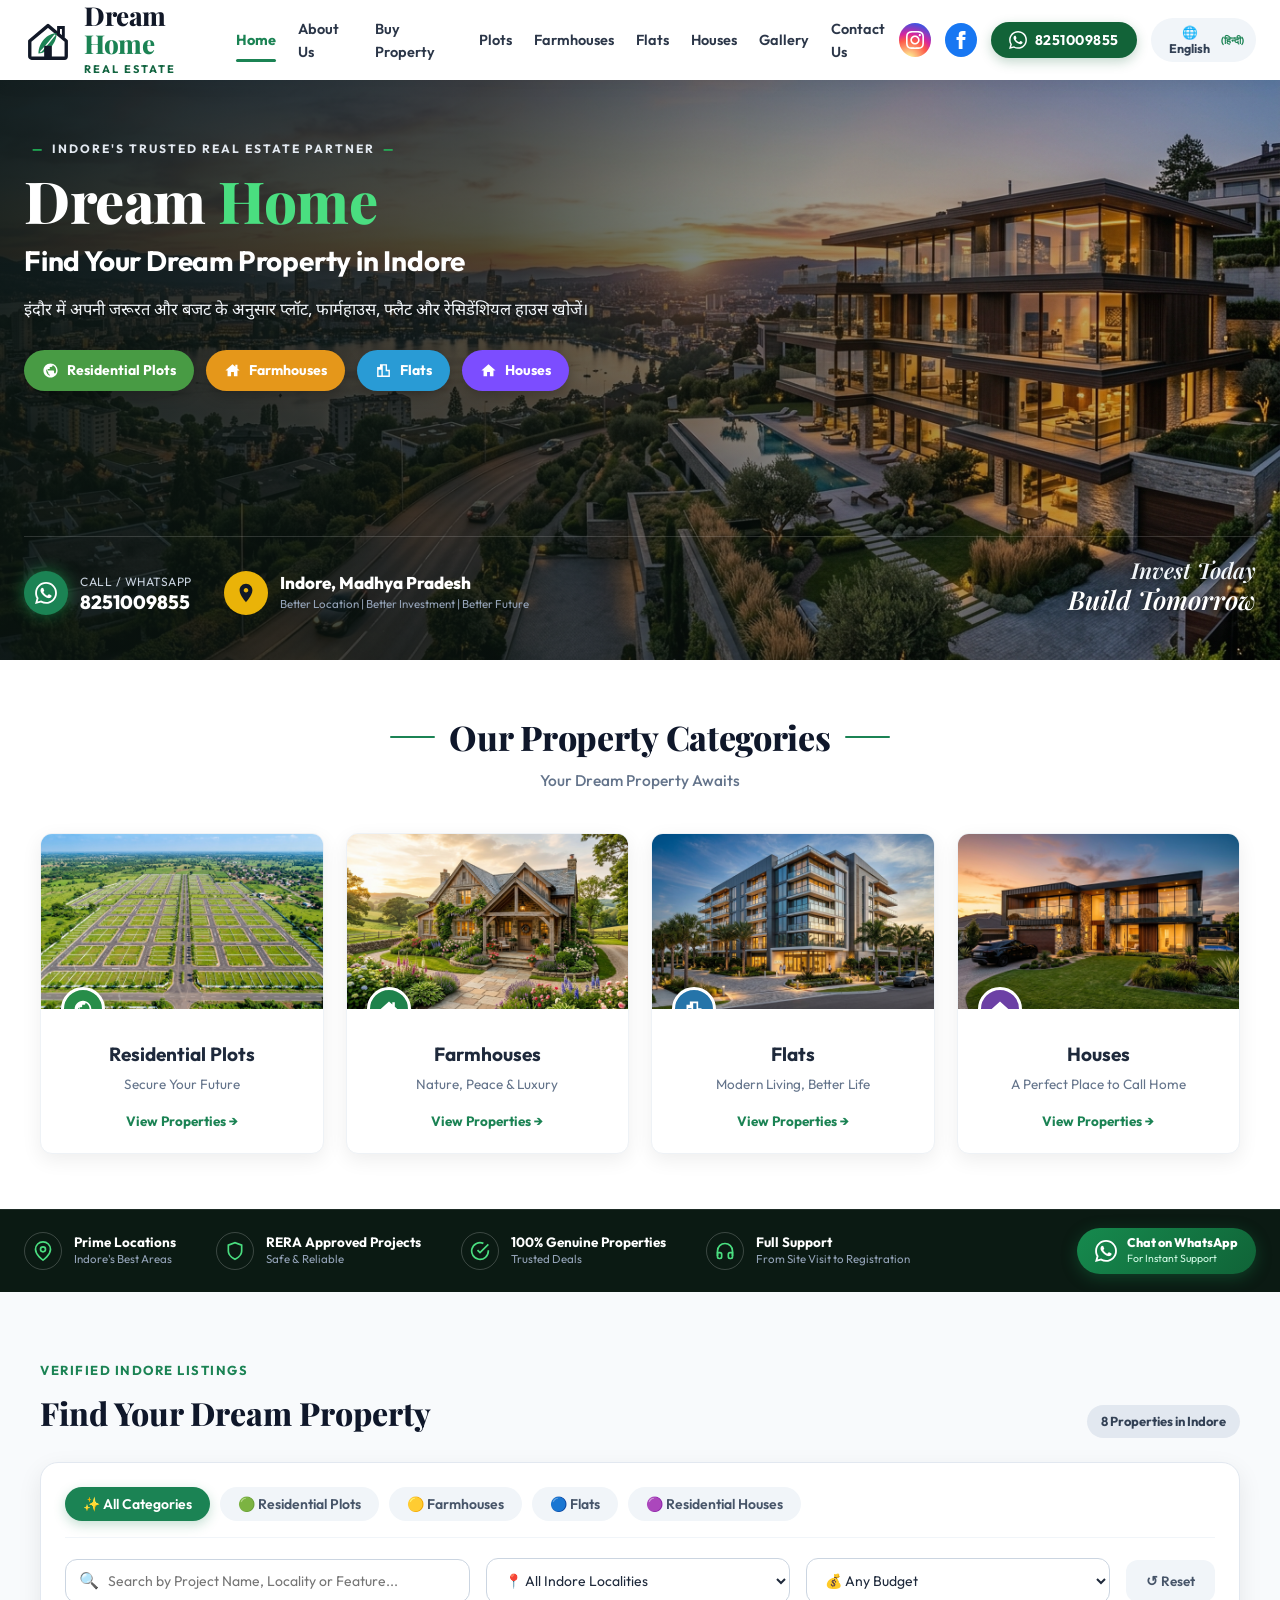
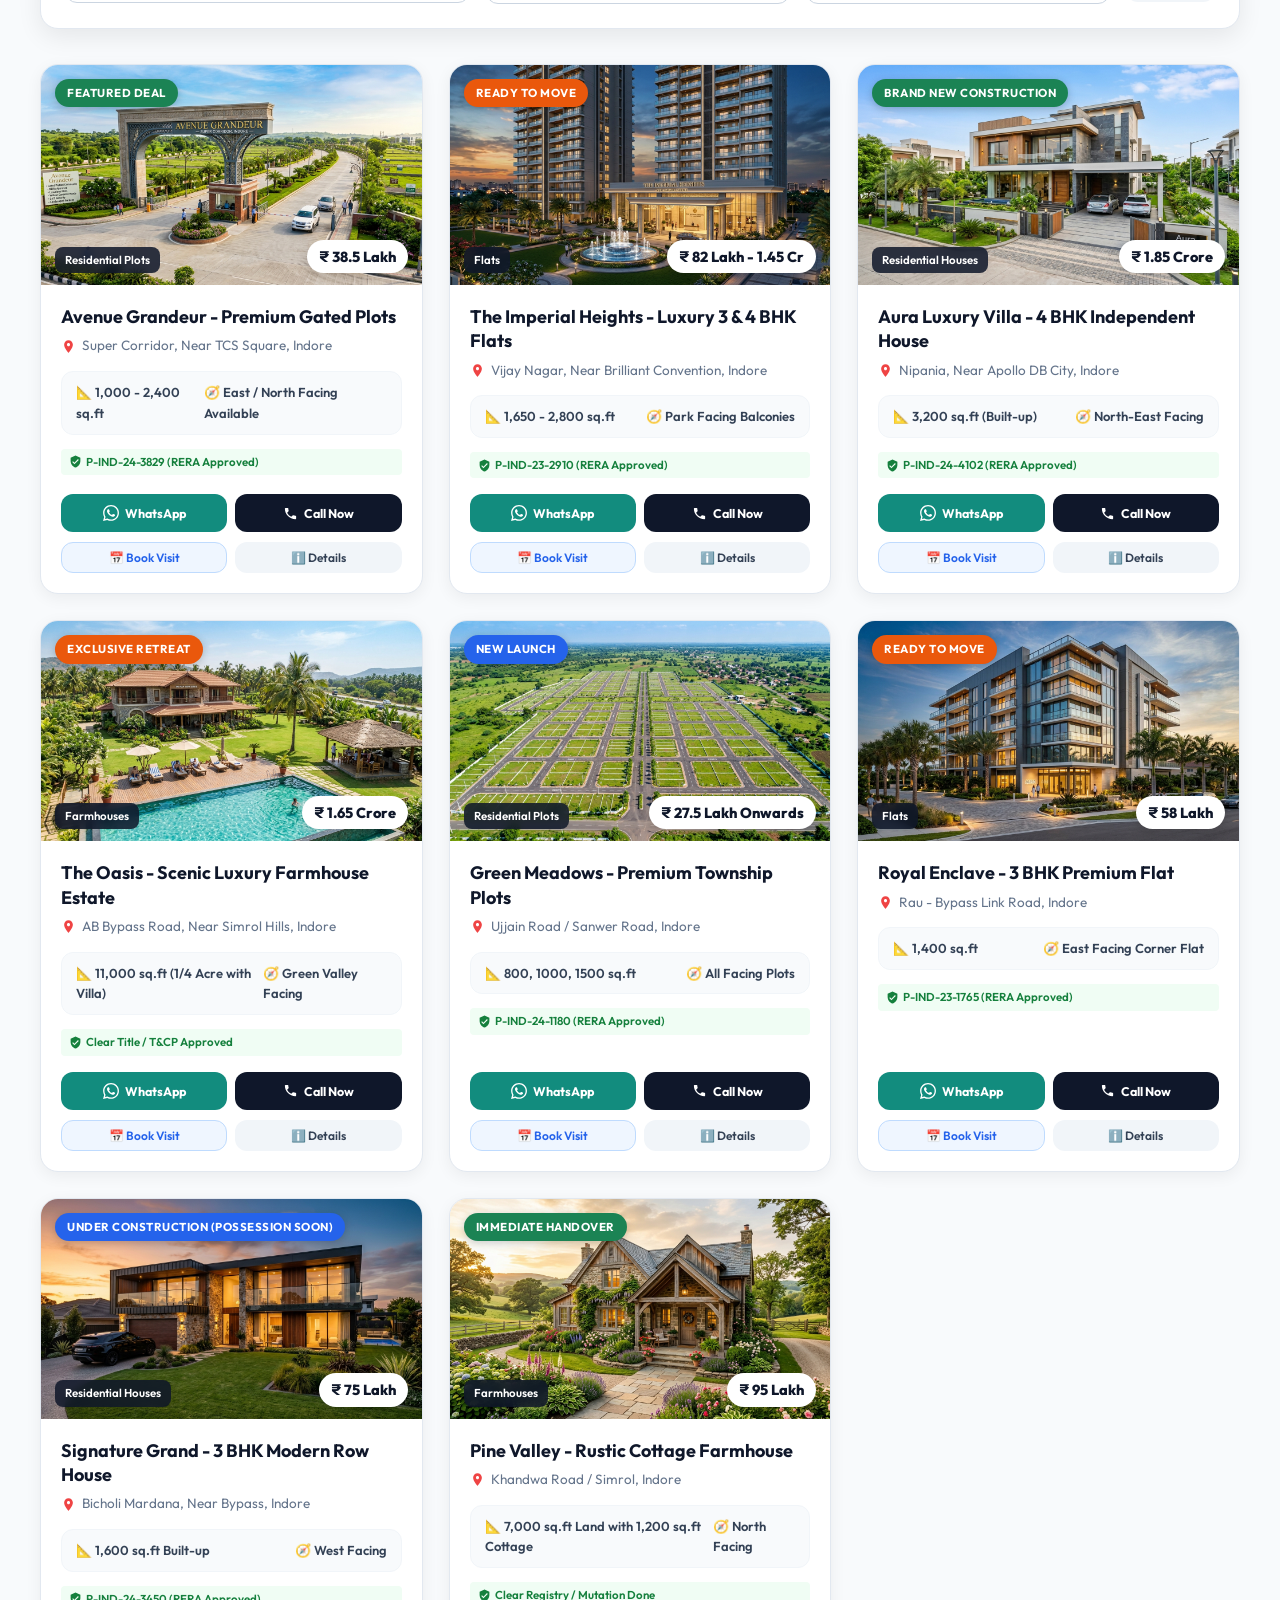
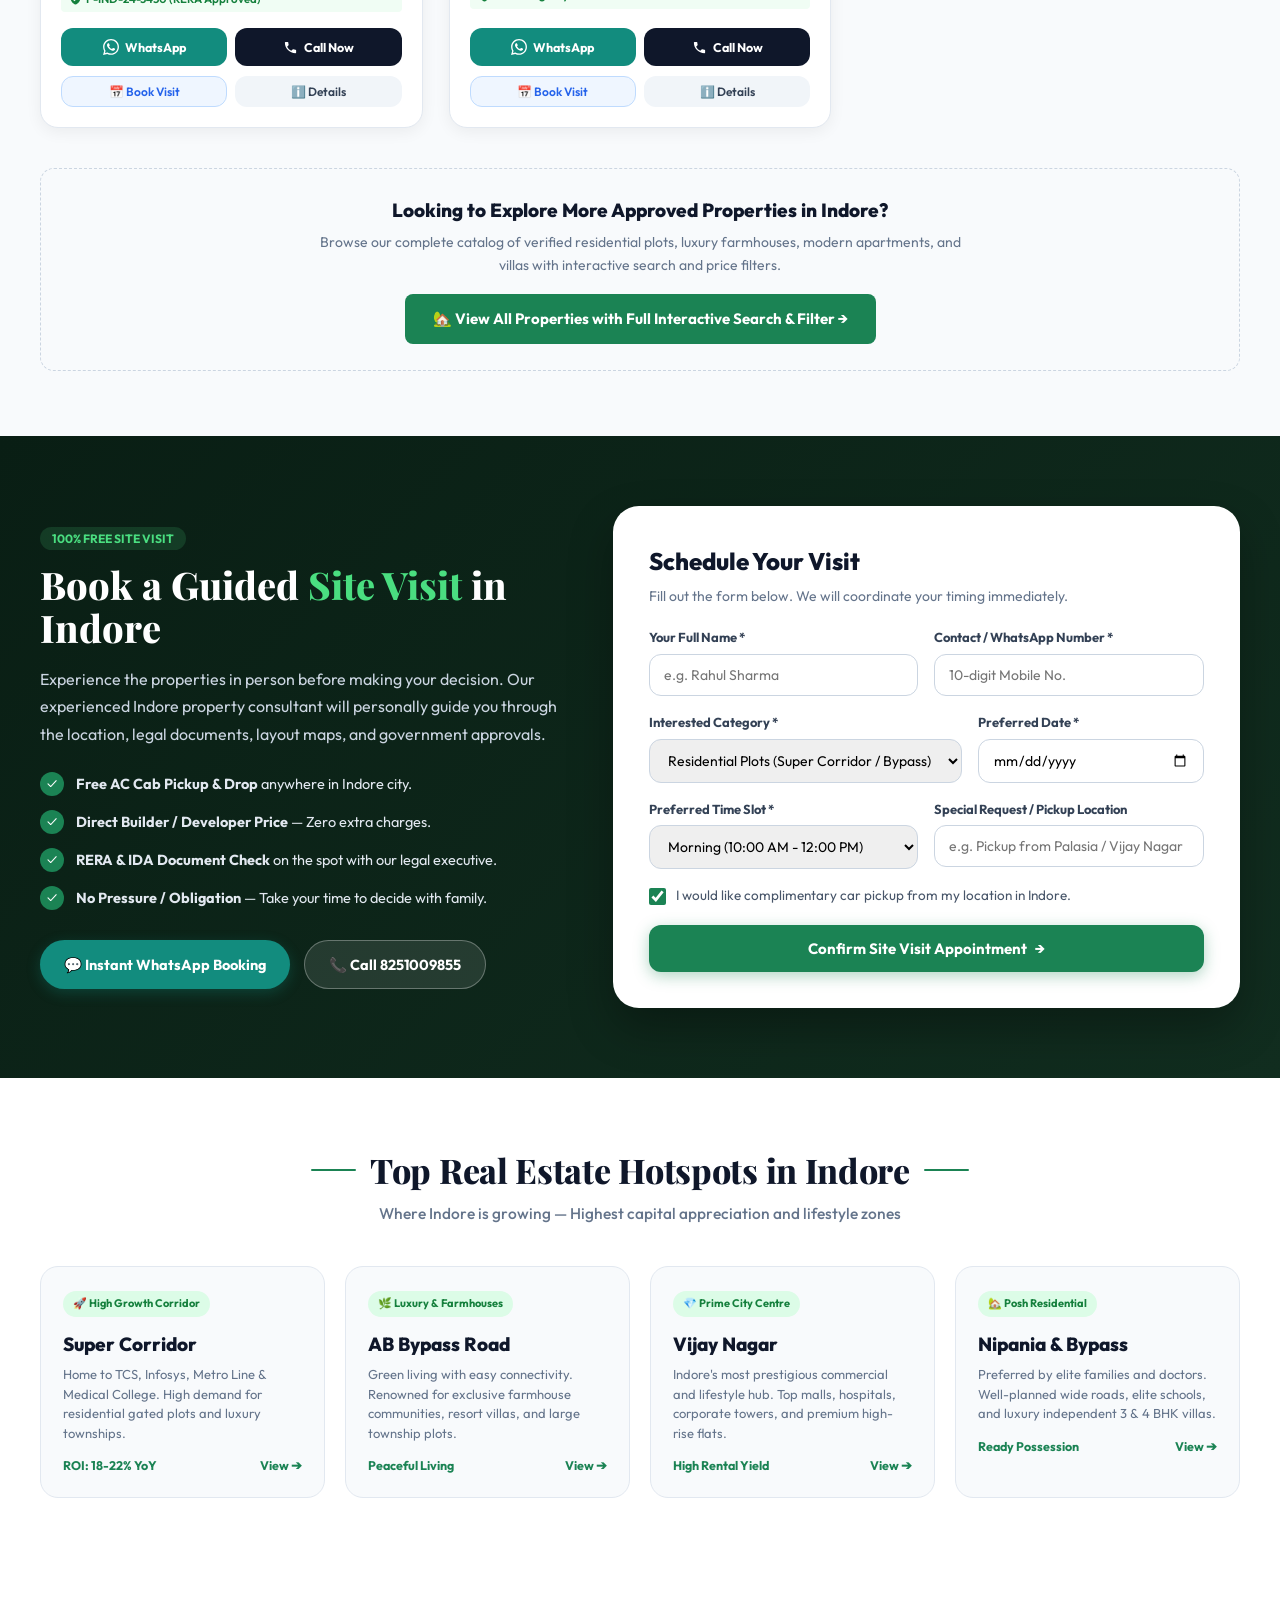
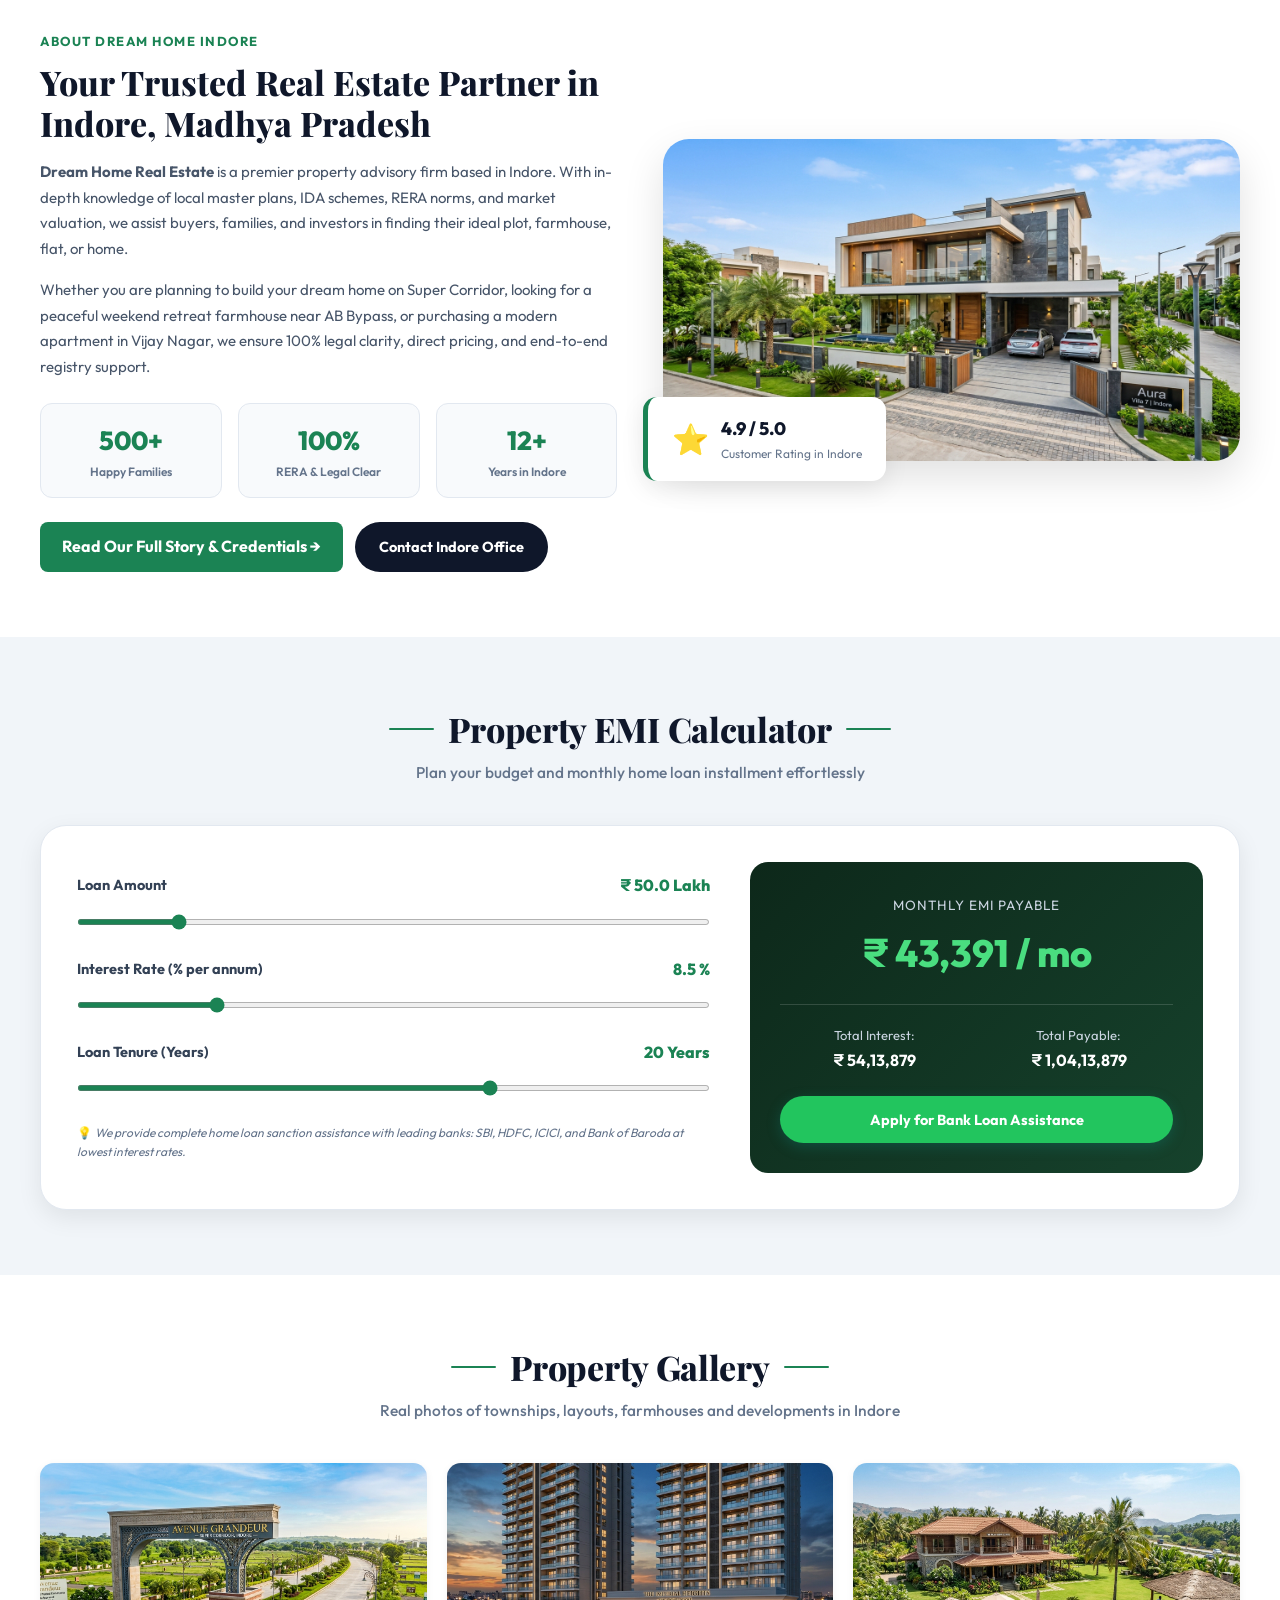
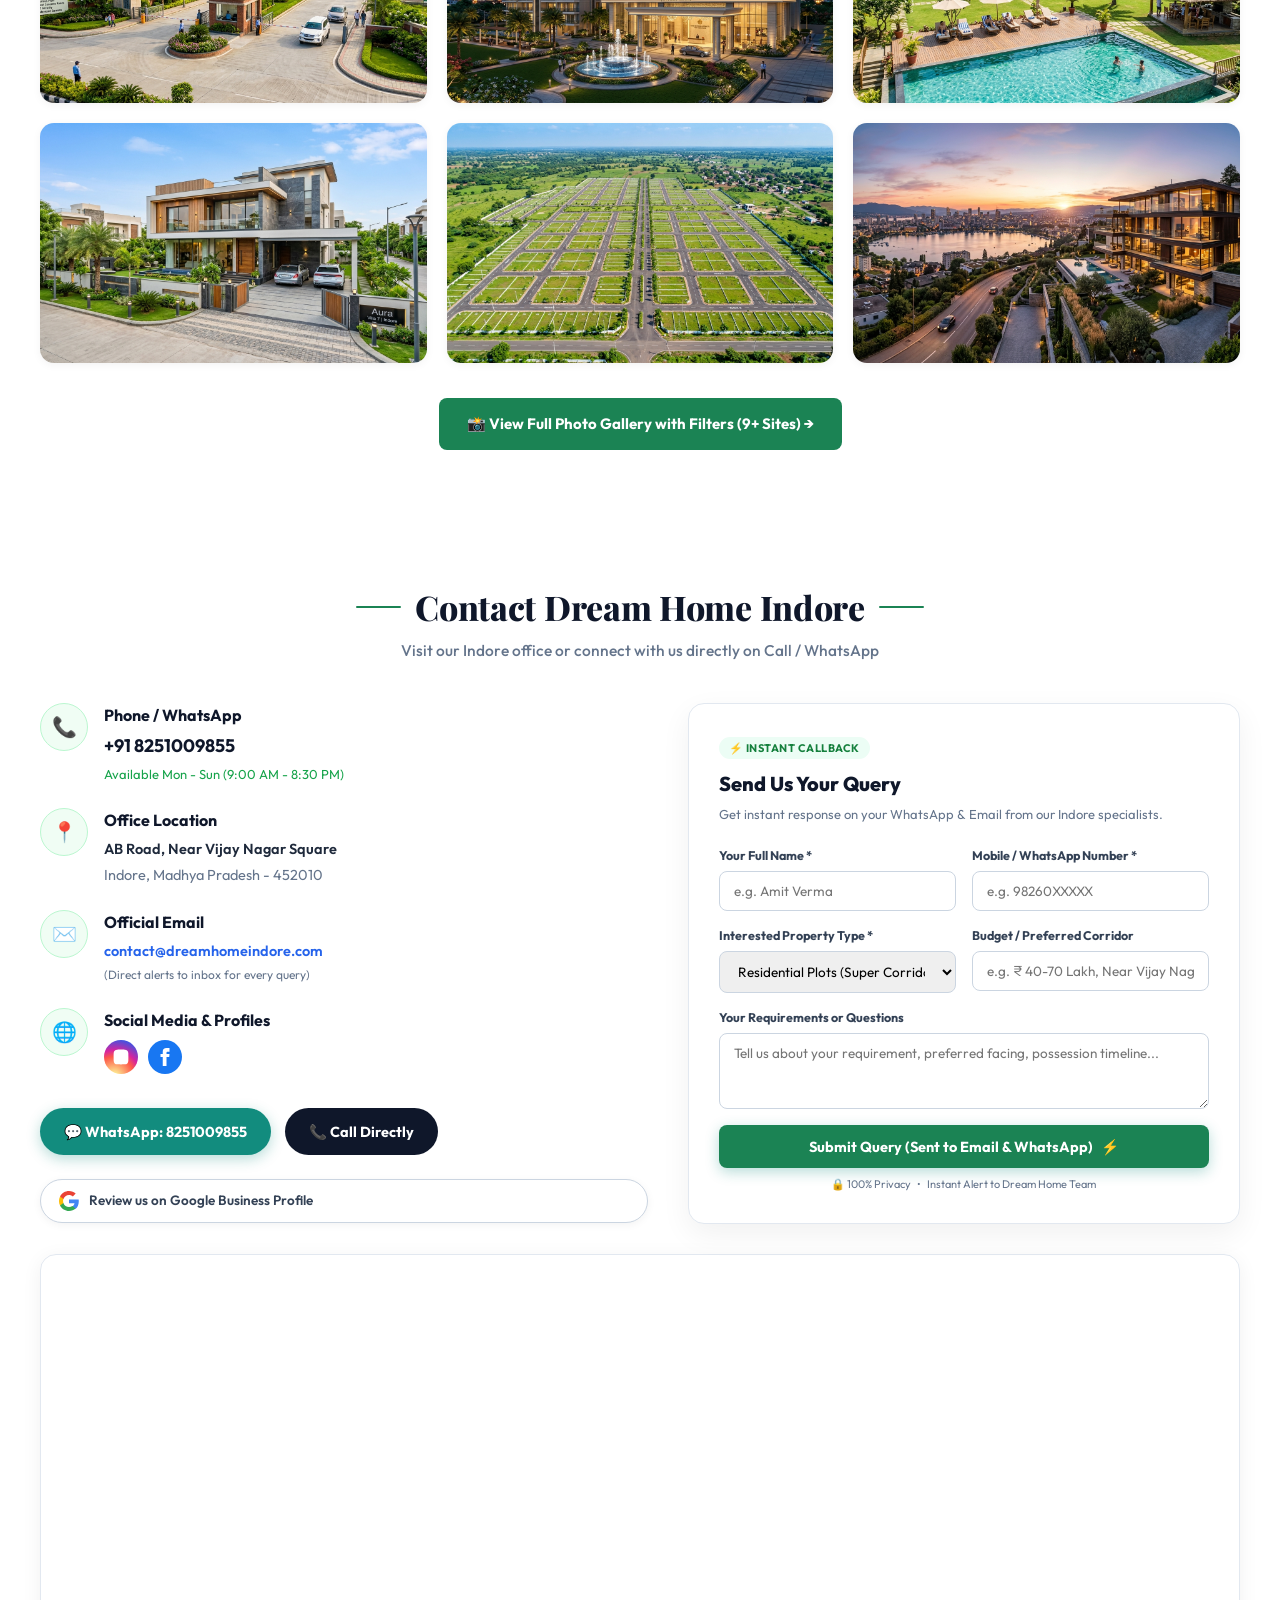
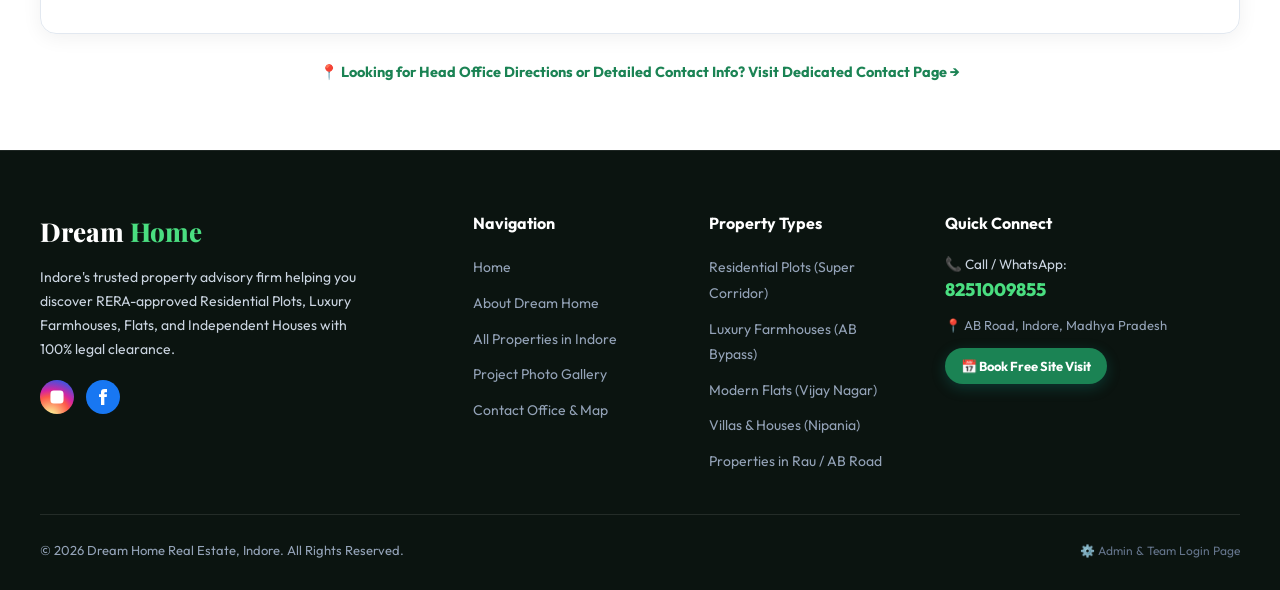
<file: index.html>
<!DOCTYPE html>
<html lang="en">
<head>
  <meta charset="UTF-8">
  <meta name="viewport" content="width=device-width, initial-scale=1.0">
  <title>Dream Home Real Estate Indore | Plots, Farmhouses, Flats & Houses</title>
  
  <!-- SEO Meta Tags -->
  <meta name="description" content="Dream Home Real Estate - Indore's trusted property partner. Buy Residential Plots, Luxury Farmhouses, Flats, and Independent Houses in Super Corridor, Vijay Nagar, AB Bypass, Nipania, and Rau. Call/WhatsApp 8251009855.">
  <meta name="keywords" content="Dream Home Indore, Real Estate Indore, Plots in Super Corridor Indore, Flats in Vijay Nagar Indore, Farmhouse in Indore, Houses in Nipania, Property in Indore, RERA approved plots Indore">
  <meta name="author" content="Dream Home Real Estate">
  <link rel="canonical" href="https://dreamhomeindore.com/">

  <!-- Open Graph / Facebook -->
  <meta property="og:type" content="website">
  <meta property="og:url" content="https://dreamhomeindore.com/">
  <meta property="og:title" content="Dream Home Real Estate Indore | Residential Plots, Farmhouses, Flats & Houses">
  <meta property="og:description" content="Find your dream property in Indore. RERA approved plots, luxury farmhouses, modern flats & villas. Call 8251009855.">
  <meta property="og:image" content="assets/images/hero_banner_indore.jpg">

  <!-- Favicon -->
  <link rel="icon" type="image/svg+xml" href="data:image/svg+xml,<svg xmlns='http://www.w3.org/2000/svg' viewBox='0 0 24 24' fill='%231b8354'><path d='M12 3L2 12h3v8h6v-6h2v6h6v-8h3L12 3z'/></svg>">

  <!-- Google Fonts -->
  <link rel="preconnect" href="https://fonts.googleapis.com">
  <link rel="preconnect" href="https://fonts.gstatic.com" crossorigin>
  <link href="https://fonts.googleapis.com/css2?family=Noto+Sans+Devanagari:wght@400;600;700&family=Outfit:wght@400;500;600;700;800&family=Playfair+Display:ital,wght@0,600;0,700;0,800;1,600&family=Plus+Jakarta+Sans:wght@400;500;600;700&display=swap" rel="stylesheet">

  <!-- Stylesheet -->
  <link rel="stylesheet" href="css/style.css">

  <!-- JSON-LD Structured Data for Indore Local SEO -->
  <script type="application/ld+json">
  {
    "@context": "https://schema.org",
    "@type": "RealEstateAgent",
    "name": "Dream Home Real Estate",
    "image": "assets/images/hero_banner_indore.jpg",
    "telephone": "+918251009855",
    "url": "https://dreamhomeindore.com",
    "address": {
      "@type": "PostalAddress",
      "streetAddress": "AB Road, Near Vijay Nagar",
      "addressLocality": "Indore",
      "addressRegion": "Madhya Pradesh",
      "postalCode": "452010",
      "addressCountry": "IN"
    },
    "geo": {
      "@type": "GeoCoordinates",
      "latitude": 22.7533,
      "longitude": 75.8937
    },
    "openingHoursSpecification": {
      "@type": "OpeningHoursSpecification",
      "dayOfWeek": [
        "Monday",
        "Tuesday",
        "Wednesday",
        "Thursday",
        "Friday",
        "Saturday",
        "Sunday"
      ],
      "opens": "09:00",
      "closes": "20:30"
    },
    "sameAs": [
      "https://www.instagram.com/dreamhomeindore",
      "https://www.facebook.com/dreamhomeindore"
    ],
    "priceRange": "₹ 25 Lakh - ₹ 3 Crore"
  }
  </script>
</head>
<body id="home">

  <!-- ==========================================================================
       Site Header & Navigation (Exact match to provided picture)
       ========================================================================== -->
  <header class="site-header">
    <div class="nav-container">
      <!-- Logo: House with green leaf motif -->
      <a href="index.html" class="brand-logo" title="Dream Home Real Estate Indore">
        <svg class="logo-icon-svg" viewBox="0 0 100 100" fill="none" xmlns="http://www.w3.org/2000/svg">
          <!-- House contour -->
          <path d="M12 52L50 20L88 52V84C88 86.2 86.2 88 84 88H16C13.8 88 12 86.2 12 84V52Z" stroke="#111827" stroke-width="7" stroke-linecap="round" stroke-linejoin="round"/>
          <!-- Chimney -->
          <path d="M72 35V24H82V43" stroke="#111827" stroke-width="6" stroke-linecap="round"/>
          <!-- Green Leaf / Tree swoosh inside -->
          <path d="M30 78C30 55 50 35 68 36C68 56 50 78 30 78Z" fill="#1b8354"/>
          <path d="M35 74C45 64 56 50 64 40" stroke="#ffffff" stroke-width="3" stroke-linecap="round"/>
          <!-- Door / Foundation -->
          <rect x="42" y="62" width="16" height="26" rx="2" fill="#111827"/>
        </svg>
        <div class="logo-text-group">
          <div class="logo-title">Dream <span>Home</span></div>
          <div class="logo-subtitle">Real Estate</div>
        </div>
      </a>

      <!-- Navigation Links -->
      <nav class="main-nav">
        <a href="index.html" class="nav-link active" data-en="Home" data-hi="होम">Home</a>
        <a href="about.html" class="nav-link" data-en="About Us" data-hi="हमारे बारे में">About Us</a>
        
        <!-- Buy Property Dropdown -->
        <div class="nav-dropdown-wrapper">
          <a href="properties.html" class="nav-link" data-en="Buy Property" data-hi="प्रॉपर्टी खरीदें">
            Buy Property <span class="dropdown-arrow">▼</span>
          </a>
          <div class="dropdown-menu">
            <a href="properties.html?category=plots" class="dropdown-item">🟢 Residential Plots</a>
            <a href="properties.html?category=farmhouses" class="dropdown-item">🟡 Farmhouses</a>
            <a href="properties.html?category=flats" class="dropdown-item">🔵 Flats</a>
            <a href="properties.html?category=houses" class="dropdown-item">🟣 Residential Houses</a>
          </div>
        </div>

        <a href="properties.html?category=plots" class="nav-link" data-en="Plots" data-hi="प्लॉट्स">Plots</a>
        <a href="properties.html?category=farmhouses" class="nav-link" data-en="Farmhouses" data-hi="फार्महाउस">Farmhouses</a>
        <a href="properties.html?category=flats" class="nav-link" data-en="Flats" data-hi="फ्लैट्स">Flats</a>
        <a href="properties.html?category=houses" class="nav-link" data-en="Houses" data-hi="हाउस">Houses</a>
        <a href="gallery.html" class="nav-link" data-en="Gallery" data-hi="गैलरी">Gallery</a>
        <a href="contact.html" class="nav-link" data-en="Contact Us" data-hi="संपर्क करें">Contact Us</a>
      </nav>

      <!-- Right Header Controls: Social Icons + WhatsApp Pill + Lang + Admin -->
      <div class="header-actions">
        <!-- Instagram -->
        <a href="https://www.instagram.com/dreamhomeindore" target="_blank" rel="noopener noreferrer" class="social-icon-btn social-instagram" title="Follow us on Instagram">
          <svg width="18" height="18" viewBox="0 0 24 24" fill="currentColor">
            <path d="M12 2.163c3.204 0 3.584.012 4.85.07 3.252.148 4.771 1.691 4.919 4.919.058 1.265.069 1.645.069 4.849 0 3.205-.012 3.584-.069 4.849-.149 3.225-1.664 4.771-4.919 4.919-1.266.058-1.644.07-4.85.07-3.204 0-3.584-.012-4.849-.07-3.26-.149-4.771-1.699-4.919-4.92-.058-1.265-.07-1.644-.07-4.849 0-3.204.013-3.583.07-4.849.149-3.227 1.664-4.771 4.919-4.919 1.266-.057 1.645-.069 4.849-.069zm0-2.163c-3.259 0-3.667.014-4.947.072-4.358.2-6.78 2.618-6.98 6.98-.059 1.281-.073 1.689-.073 4.948 0 3.259.014 3.668.072 4.948.2 4.358 2.618 6.78 6.98 6.98 1.281.058 1.689.072 4.948.072 3.259 0 3.668-.014 4.948-.072 4.354-.2 6.782-2.618 6.979-6.98.059-1.28.073-1.689.073-4.948 0-3.259-.014-3.667-.072-4.947-.196-4.354-2.617-6.78-6.979-6.98-1.281-.059-1.69-.073-4.949-.073zm0 5.838c-3.403 0-6.162 2.759-6.162 6.162s2.759 6.163 6.162 6.163 6.162-2.759 6.162-6.163c0-3.403-2.759-6.162-6.162-6.162zm0 10.162c-2.209 0-4-1.79-4-4 0-2.209 1.791-4 4-4s4 1.791 4 4c0 2.21-1.791 4-4 4zm6.406-11.845c-.796 0-1.441.645-1.441 1.44s.645 1.44 1.441 1.44c.795 0 1.439-.645 1.439-1.44s-.644-1.44-1.439-1.44z"/>
          </svg>
        </a>

        <!-- Facebook -->
        <a href="https://www.facebook.com/dreamhomeindore" target="_blank" rel="noopener noreferrer" class="social-icon-btn social-facebook" title="Follow us on Facebook">
          <svg width="18" height="18" viewBox="0 0 24 24" fill="currentColor">
            <path d="M9 8H6v4h3v12h5V12h3.642L18 8h-4V6.333C14 5.374 14.5 5 15.6 5H18V0h-3.808C10.597 0 9 1.583 9 4.615V8z"/>
          </svg>
        </a>

        <!-- WhatsApp Phone Pill (Exact match: Green pill with 8251009855) -->
        <a href="https://wa.me/918251009855?text=Hello%20Dream%20Home%20Indore,%20I%20am%20looking%20for%20property%20details" target="_blank" rel="noopener noreferrer" class="header-phone-pill" title="WhatsApp Dream Home Indore">
          <svg viewBox="0 0 24 24">
            <path d="M.057 24l1.687-6.163c-1.041-1.804-1.588-3.849-1.587-5.946.003-6.556 5.338-11.891 11.893-11.891 3.181.001 6.167 1.24 8.413 3.488 2.245 2.248 3.481 5.236 3.48 8.414-.003 6.557-5.338 11.892-11.893 11.892-1.99-.001-3.951-.5-5.688-1.448l-6.305 1.654zm6.597-3.807c1.676.995 3.276 1.591 5.392 1.592 5.448 0 9.886-4.434 9.889-9.885.002-5.462-4.415-9.89-9.881-9.892-5.452 0-9.887 4.434-9.889 9.884-.001 2.225.651 3.891 1.746 5.634l-.999 3.648 3.742-.981zm11.387-5.464c-.074-.124-.272-.198-.57-.347-.297-.149-1.758-.868-2.031-.967-.272-.099-.47-.149-.669.149-.198.297-.768.967-.941 1.165-.173.198-.347.223-.644.074-.297-.149-1.255-.462-2.39-1.475-.883-.788-1.48-1.761-1.653-2.059-.173-.297-.018-.458.13-.606.134-.133.297-.347.446-.521.151-.172.2-.296.3-.495.099-.198.05-.372-.025-.521-.075-.148-.669-1.611-.916-2.206-.242-.579-.487-.501-.669-.51l-.57-.01c-.198 0-.52.074-.792.372s-1.04 1.016-1.04 2.479 1.065 2.876 1.213 3.074c.149.198 2.095 3.2 5.076 4.487.709.306 1.263.489 1.694.626.712.226 1.36.194 1.872.118.571-.085 1.758-.719 2.006-1.413.248-.695.248-1.29.173-1.414z"/>
          </svg>
          <span>8251009855</span>
        </a>

        <!-- Language Switcher EN / HI -->
        <button id="langToggleBtn" class="btn-lang-toggle" title="Switch Language">
          <span>🌐 English</span>
        </button>

        <!-- Mobile Menu Toggle -->
        <button id="mobileToggleBtn" class="mobile-toggle-btn" aria-label="Open Navigation Menu">
          ☰
        </button>
      </div>
    </div>
  </header>

  <!-- Mobile Drawer Menu -->
  <div id="mobileNavDrawer" class="modal-backdrop" style="justify-content: flex-start; z-index: 2500;">
    <div style="background: #ffffff; width: 280px; height: 100%; padding: 24px; box-shadow: 4px 0 20px rgba(0,0,0,0.2); display: flex; flex-direction: column;">
      <div style="display: flex; justify-content: space-between; align-items: center; margin-bottom: 24px;">
        <div style="font-family: var(--font-serif); font-size: 20px; font-weight: 800; color: #111827;">Dream <span style="color: #1b8354;">Home</span></div>
        <button id="mobileDrawerClose" style="font-size: 24px; color: #64748b;">✕</button>
      </div>

      <nav style="display: flex; flex-direction: column; gap: 14px; font-size: 16px; font-weight: 600;">
        <a href="index.html" class="mobile-drawer-link" style="color: #1b8354;">Home</a>
        <a href="about.html" class="mobile-drawer-link">About Us</a>
        <a href="properties.html" class="mobile-drawer-link">Buy Property (All)</a>
        <a href="properties.html?category=plots" class="mobile-drawer-link">🟢 Residential Plots</a>
        <a href="properties.html?category=farmhouses" class="mobile-drawer-link">🟡 Farmhouses</a>
        <a href="properties.html?category=flats" class="mobile-drawer-link">🔵 Flats</a>
        <a href="properties.html?category=houses" class="mobile-drawer-link">🟣 Residential Houses</a>
        <a href="gallery.html" class="mobile-drawer-link">Gallery</a>
        <a href="contact.html" class="mobile-drawer-link">Contact Us</a>
      </nav>

      <div style="margin-top: auto; padding-top: 20px; border-top: 1px solid #e2e8f0;">
        <a href="https://wa.me/918251009855" target="_blank" class="header-phone-pill" style="justify-content: center; width: 100%; margin-bottom: 10px;">
          <span>WhatsApp: 8251009855</span>
        </a>
        <a href="tel:8251009855" class="btn-prop-call" style="justify-content: center; width: 100%; padding: 10px;">
          <span>📞 Call 8251009855</span>
        </a>
        <a href="admin.html" id="btnOpenAdminMobile" class="btn-admin-nav" style="justify-content: center; width: 100%; margin-top: 10px; display: flex; padding: 10px; border-radius: var(--radius-sm); text-decoration: none;">
          <span>⚙️ Team / Admin Portal</span>
        </a>
      </div>
    </div>
  </div>

  <!-- ==========================================================================
       Hero Section (Exact Visual Match to User Mockup)
       ========================================================================== -->
  <section class="hero-section">
    <div class="hero-overlay"></div>
    <div class="hero-container">
      <div class="hero-main-content">
        <!-- Sub-badge -->
        <div class="hero-trusted-badge" data-en="INDORE'S TRUSTED REAL ESTATE PARTNER" data-hi="इंदौर का सबसे भरोसेमंद रियल एस्टेट पार्टनर">
          INDORE'S TRUSTED REAL ESTATE PARTNER
        </div>

        <!-- Big Headline: Dream Home -->
        <h1 class="hero-main-title">
          <span class="white-text">Dream</span> <span class="green-text">Home</span>
        </h1>

        <!-- Secondary Title -->
        <div class="hero-sub-title" data-en="Find Your Dream Property in Indore" data-hi="इंदौर में पाएं अपनी मनपसंद प्रॉपर्टी">
          Find Your Dream Property in Indore
        </div>

        <!-- Hindi Tagline from image -->
        <p class="hero-hindi-desc">
          इंदौर में अपनी जरूरत और बजट के अनुसार प्लॉट, फार्महाउस, फ्लैट और रेसिडेंशियल हाउस खोजें।
        </p>

        <!-- 4 Category Pill Buttons (Plots, Farmhouses, Flats, Houses) -->
        <div class="hero-category-pills">
          <!-- Residential Plots (Green) -->
          <div class="hero-cat-pill pill-plots" data-category="plots">
            <svg viewBox="0 0 24 24"><path d="M12 2C6.48 2 2 6.48 2 12s4.48 10 10 10 10-4.48 10-10S17.52 2 12 2zm1 17.93c-3.95-.49-7-3.85-7-7.93 0-.62.08-1.21.21-1.79L9 15v1c0 1.1.9 2 2 2v1.93zm6.9-2.54c-.26-.81-1-1.39-1.9-1.39h-1v-3c0-.55-.45-1-1-1H8v-2h2c.55 0 1-.45 1-1V7h2c1.1 0 2-.9 2-2v-.41c2.93 1.19 5 4.06 5 7.41 0 2.08-.8 3.97-2.1 5.39z"/></svg>
            <span data-en="Residential Plots" data-hi="रेसिडेंशियल प्लॉट्स">Residential Plots</span>
          </div>

          <!-- Farmhouses (Amber / Golden) -->
          <div class="hero-cat-pill pill-farmhouses" data-category="farmhouses">
            <svg viewBox="0 0 24 24"><path d="M19 9.3V4h-3v2.6L12 3 2 12h3v8h5v-6h4v6h5v-8h3l-3-2.7z"/></svg>
            <span data-en="Farmhouses" data-hi="फार्महाउस">Farmhouses</span>
          </div>

          <!-- Flats (Sky Blue) -->
          <div class="hero-cat-pill pill-flats" data-category="flats">
            <svg viewBox="0 0 24 24"><path d="M17 11V3H7v4H3v14h18V11h-4zm-6-6h4v14h-4V5zm-6 6h4v8H5v-8zm14 8h-4v-6h4v6z"/></svg>
            <span data-en="Flats" data-hi="फ्लैट्स">Flats</span>
          </div>

          <!-- Houses (Purple) -->
          <div class="hero-cat-pill pill-houses" data-category="houses">
            <svg viewBox="0 0 24 24"><path d="M10 20v-6h4v6h5v-8h3L12 3 2 12h3v8z"/></svg>
            <span data-en="Houses" data-hi="रेसिडेंशियल हाउस">Houses</span>
          </div>
        </div>
      </div>

      <!-- Hero Bottom Bar: WhatsApp Info + Location Pin + Script Tagline -->
      <div class="hero-bottom-bar">
        <div class="hero-contact-info-left">
          <!-- WhatsApp / Call badge -->
          <a href="https://wa.me/918251009855" target="_blank" class="hero-info-card" title="Chat on WhatsApp">
            <div class="hero-icon-circle green">
              <svg width="22" height="22" viewBox="0 0 24 24" fill="currentColor">
                <path d="M.057 24l1.687-6.163c-1.041-1.804-1.588-3.849-1.587-5.946.003-6.556 5.338-11.891 11.893-11.891 3.181.001 6.167 1.24 8.413 3.488 2.245 2.248 3.481 5.236 3.48 8.414-.003 6.557-5.338 11.892-11.893 11.892-1.99-.001-3.951-.5-5.688-1.448l-6.305 1.654zm6.597-3.807c1.676.995 3.276 1.591 5.392 1.592 5.448 0 9.886-4.434 9.889-9.885.002-5.462-4.415-9.89-9.881-9.892-5.452 0-9.887 4.434-9.889 9.884-.001 2.225.651 3.891 1.746 5.634l-.999 3.648 3.742-.981zm11.387-5.464c-.074-.124-.272-.198-.57-.347-.297-.149-1.758-.868-2.031-.967-.272-.099-.47-.149-.669.149-.198.297-.768.967-.941 1.165-.173.198-.347.223-.644.074-.297-.149-1.255-.462-2.39-1.475-.883-.788-1.48-1.761-1.653-2.059-.173-.297-.018-.458.13-.606.134-.133.297-.347.446-.521.151-.172.2-.296.3-.495.099-.198.05-.372-.025-.521-.075-.148-.669-1.611-.916-2.206-.242-.579-.487-.501-.669-.51l-.57-.01c-.198 0-.52.074-.792.372s-1.04 1.016-1.04 2.479 1.065 2.876 1.213 3.074c.149.198 2.095 3.2 5.076 4.487.709.306 1.263.489 1.694.626.712.226 1.36.194 1.872.118.571-.085 1.758-.719 2.006-1.413.248-.695.248-1.29.173-1.414z"/>
              </svg>
            </div>
            <div class="hero-info-card-text">
              <span class="hero-info-label">Call / WhatsApp</span>
              <span class="hero-info-val">8251009855</span>
            </div>
          </a>

          <!-- Indore Location Badge -->
          <div class="hero-info-card">
            <div class="hero-icon-circle yellow">
              <svg width="22" height="22" viewBox="0 0 24 24" fill="currentColor">
                <path d="M12 2C8.13 2 5 5.13 5 9c0 5.25 7 13 7 13s7-7.75 7-13c0-3.87-3.13-7-7-7zm0 9.5c-1.38 0-2.5-1.12-2.5-2.5s1.12-2.5 2.5-2.5 2.5 1.12 2.5 2.5-1.12 2.5-2.5 2.5z"/>
              </svg>
            </div>
            <div class="hero-info-card-text">
              <span class="hero-info-val" style="font-size: 17px;">Indore, Madhya Pradesh</span>
              <span class="hero-info-sub">Better Location | Better Investment | Better Future</span>
            </div>
          </div>
        </div>

        <!-- Script font on bottom right -->
        <div class="hero-script-tagline">
          Invest Today<br>
          <span>Build Tomorrow</span>
        </div>
      </div>
    </div>
  </section>

  <!-- ==========================================================================
       Our Property Categories Section (Exact match to provided picture)
       ========================================================================== -->
  <section class="categories-section" id="categories-overview">
    <div class="container">
      <div class="section-header-centered">
        <h2 class="section-title-divider">
          <span class="title-line"></span>
          <span data-en="Our Property Categories" data-hi="हमारी प्रॉपर्टी श्रेणियां">Our Property Categories</span>
          <span class="title-line"></span>
        </h2>
        <p class="section-subtitle" data-en="Your Dream Property Awaits" data-hi="आपकी सपनों की प्रॉपर्टी यहां है">
          Your Dream Property Awaits
        </p>
      </div>

      <!-- 4 Cards: Residential Plots, Farmhouses, Flats, Houses -->
      <div class="categories-grid">
        <!-- 1. Residential Plots -->
        <div class="category-card" data-category="plots">
          <div class="category-img-box">
            <img src="assets/images/category_plots.jpg" alt="Residential Plots Indore" loading="lazy">
            <div class="category-badge-icon badge-plots">
              <svg viewBox="0 0 24 24"><path d="M12 2C6.48 2 2 6.48 2 12s4.48 10 10 10 10-4.48 10-10S17.52 2 12 2zm1 17.93c-3.95-.49-7-3.85-7-7.93 0-.62.08-1.21.21-1.79L9 15v1c0 1.1.9 2 2 2v1.93zm6.9-2.54c-.26-.81-1-1.39-1.9-1.39h-1v-3c0-.55-.45-1-1-1H8v-2h2c.55 0 1-.45 1-1V7h2c1.1 0 2-.9 2-2v-.41c2.93 1.19 5 4.06 5 7.41 0 2.08-.8 3.97-2.1 5.39z"/></svg>
            </div>
          </div>
          <div class="category-card-body">
            <h3 class="category-card-title" data-en="Residential Plots" data-hi="रेसिडेंशियल प्लॉट्स">Residential Plots</h3>
            <p class="category-card-tagline" data-en="Secure Your Future" data-hi="अपना भविष्य सुरक्षित करें">Secure Your Future</p>
            <span class="category-card-link" data-en="View Properties →" data-hi="प्रॉपर्टी देखें →">View Properties →</span>
          </div>
        </div>

        <!-- 2. Farmhouses -->
        <div class="category-card" data-category="farmhouses">
          <div class="category-img-box">
            <img src="assets/images/category_farmhouse.jpg" alt="Farmhouses near Indore" loading="lazy">
            <div class="category-badge-icon badge-farmhouse">
              <svg viewBox="0 0 24 24"><path d="M19 9.3V4h-3v2.6L12 3 2 12h3v8h5v-6h4v6h5v-8h3l-3-2.7z"/></svg>
            </div>
          </div>
          <div class="category-card-body">
            <h3 class="category-card-title" data-en="Farmhouses" data-hi="फार्महाउस">Farmhouses</h3>
            <p class="category-card-tagline" data-en="Nature, Peace & Luxury" data-hi="प्रकृति, शांति और सुकून">Nature, Peace & Luxury</p>
            <span class="category-card-link" data-en="View Properties →" data-hi="प्रॉपर्टी देखें →">View Properties →</span>
          </div>
        </div>

        <!-- 3. Flats -->
        <div class="category-card" data-category="flats">
          <div class="category-img-box">
            <img src="assets/images/category_flats.jpg" alt="Luxury Flats Indore" loading="lazy">
            <div class="category-badge-icon badge-flats">
              <svg viewBox="0 0 24 24"><path d="M17 11V3H7v4H3v14h18V11h-4zm-6-6h4v14h-4V5zm-6 6h4v8H5v-8zm14 8h-4v-6h4v6z"/></svg>
            </div>
          </div>
          <div class="category-card-body">
            <h3 class="category-card-title" data-en="Flats" data-hi="फ्लैट्स">Flats</h3>
            <p class="category-card-tagline" data-en="Modern Living, Better Life" data-hi="आधुनिक जीवन, बेहतर जिंदगी">Modern Living, Better Life</p>
            <span class="category-card-link" data-en="View Properties →" data-hi="प्रॉपर्टी देखें →">View Properties →</span>
          </div>
        </div>

        <!-- 4. Houses -->
        <div class="category-card" data-category="houses">
          <div class="category-img-box">
            <img src="assets/images/category_houses.jpg" alt="Residential Houses Indore" loading="lazy">
            <div class="category-badge-icon badge-houses">
              <svg viewBox="0 0 24 24"><path d="M10 20v-6h4v6h5v-8h3L12 3 2 12h3v8z"/></svg>
            </div>
          </div>
          <div class="category-card-body">
            <h3 class="category-card-title" data-en="Houses" data-hi="रेसिडेंशियल हाउस">Houses</h3>
            <p class="category-card-tagline" data-en="A Perfect Place to Call Home" data-hi="सपनों का सुंदर आशियाना">A Perfect Place to Call Home</p>
            <span class="category-card-link" data-en="View Properties →" data-hi="प्रॉपर्टी देखें →">View Properties →</span>
          </div>
        </div>
      </div>
    </div>
  </section>

  <!-- ==========================================================================
       Trust Highlights Ribbon (Exact match to bottom bar in provided picture)
       ========================================================================== -->
  <section class="trust-ribbon">
    <div class="trust-ribbon-container">
      <div class="trust-items-group">
        <!-- 1. Prime Locations -->
        <div class="trust-item">
          <div class="trust-icon-box">
            <svg width="20" height="20" viewBox="0 0 24 24" fill="none" stroke="currentColor" stroke-width="2">
              <path d="M21 10c0 7-9 13-9 13s-9-6-9-13a9 9 0 0118 0z"></path>
              <circle cx="12" cy="10" r="3"></circle>
            </svg>
          </div>
          <div class="trust-text-box">
            <span class="trust-title">Prime Locations</span>
            <span class="trust-desc">Indore's Best Areas</span>
          </div>
        </div>

        <!-- 2. RERA Approved Projects -->
        <div class="trust-item">
          <div class="trust-icon-box">
            <svg width="20" height="20" viewBox="0 0 24 24" fill="none" stroke="currentColor" stroke-width="2">
              <path d="M12 22s8-4 8-10V5l-8-3-8 3v7c0 6 8 10 8 10z"></path>
            </svg>
          </div>
          <div class="trust-text-box">
            <span class="trust-title">RERA Approved Projects</span>
            <span class="trust-desc">Safe & Reliable</span>
          </div>
        </div>

        <!-- 3. 100% Genuine Properties -->
        <div class="trust-item">
          <div class="trust-icon-box">
            <svg width="20" height="20" viewBox="0 0 24 24" fill="none" stroke="currentColor" stroke-width="2">
              <path d="M22 11.08V12a10 10 0 11-5.93-9.14"></path>
              <polyline points="22 4 12 14.01 9 11.01"></polyline>
            </svg>
          </div>
          <div class="trust-text-box">
            <span class="trust-title">100% Genuine Properties</span>
            <span class="trust-desc">Trusted Deals</span>
          </div>
        </div>

        <!-- 4. Full Support -->
        <div class="trust-item">
          <div class="trust-icon-box">
            <svg width="20" height="20" viewBox="0 0 24 24" fill="none" stroke="currentColor" stroke-width="2">
              <path d="M3 18v-6a9 9 0 0118 0v6"></path>
              <path d="M21 19a2 2 0 01-2 2h-1a2 2 0 01-2-2v-3a2 2 0 012-2h3zM3 19a2 2 0 002 2h1a2 2 0 002-2v-3a2 2 0 00-2-2H3z"></path>
            </svg>
          </div>
          <div class="trust-text-box">
            <span class="trust-title">Full Support</span>
            <span class="trust-desc">From Site Visit to Registration</span>
          </div>
        </div>
      </div>

      <!-- Docked WhatsApp CTA Pill -->
      <a href="https://wa.me/918251009855?text=Hello%20Dream%20Home%20Indore,%20I%20need%20assistance%20with%20Indore%20properties" target="_blank" rel="noopener noreferrer" class="trust-whatsapp-pill" title="Instant WhatsApp Support">
        <svg viewBox="0 0 24 24">
          <path d="M.057 24l1.687-6.163c-1.041-1.804-1.588-3.849-1.587-5.946.003-6.556 5.338-11.891 11.893-11.891 3.181.001 6.167 1.24 8.413 3.488 2.245 2.248 3.481 5.236 3.48 8.414-.003 6.557-5.338 11.892-11.893 11.892-1.99-.001-3.951-.5-5.688-1.448l-6.305 1.654zm6.597-3.807c1.676.995 3.276 1.591 5.392 1.592 5.448 0 9.886-4.434 9.889-9.885.002-5.462-4.415-9.89-9.881-9.892-5.452 0-9.887 4.434-9.889 9.884-.001 2.225.651 3.891 1.746 5.634l-.999 3.648 3.742-.981zm11.387-5.464c-.074-.124-.272-.198-.57-.347-.297-.149-1.758-.868-2.031-.967-.272-.099-.47-.149-.669.149-.198.297-.768.967-.941 1.165-.173.198-.347.223-.644.074-.297-.149-1.255-.462-2.39-1.475-.883-.788-1.48-1.761-1.653-2.059-.173-.297-.018-.458.13-.606.134-.133.297-.347.446-.521.151-.172.2-.296.3-.495.099-.198.05-.372-.025-.521-.075-.148-.669-1.611-.916-2.206-.242-.579-.487-.501-.669-.51l-.57-.01c-.198 0-.52.074-.792.372s-1.04 1.016-1.04 2.479 1.065 2.876 1.213 3.074c.149.198 2.095 3.2 5.076 4.487.709.306 1.263.489 1.694.626.712.226 1.36.194 1.872.118.571-.085 1.758-.719 2.006-1.413.248-.695.248-1.29.173-1.414z"/>
        </svg>
        <div class="trust-wa-text">
          <span class="trust-wa-title">Chat on WhatsApp</span>
          <span class="trust-wa-sub">For Instant Support</span>
        </div>
      </a>
    </div>
  </section>

  <!-- ==========================================================================
       Interactive Property Search & Live Listings Section
       ========================================================================== -->
  <section class="property-listings-section" id="property-listings">
    <div class="container">
      <div style="display: flex; justify-content: space-between; align-items: flex-end; margin-bottom: 24px; flex-wrap: wrap; gap: 14px;">
        <div>
          <span style="font-size: 13px; font-weight: 700; color: #1b8354; text-transform: uppercase; letter-spacing: 1.5px;">Verified Indore Listings</span>
          <h2 style="font-family: var(--font-serif); font-size: 32px; font-weight: 800; color: #0f172a; margin-top: 4px;">
            Find Your Dream Property
          </h2>
        </div>
        <div id="propertyCountBadge" style="background: #e2e8f0; color: #334155; padding: 6px 14px; border-radius: 999px; font-size: 13px; font-weight: 700;">
          Loading properties...
        </div>
      </div>

      <!-- Filter Controls Card -->
      <div class="filter-controls-card">
        <!-- Category Tabs -->
        <div class="filter-category-tabs">
          <button class="cat-tab-btn active" data-category="all">
            <span>✨ All Categories</span>
          </button>
          <button class="cat-tab-btn" data-category="plots">
            <span>🟢 Residential Plots</span>
          </button>
          <button class="cat-tab-btn" data-category="farmhouses">
            <span>🟡 Farmhouses</span>
          </button>
          <button class="cat-tab-btn" data-category="flats">
            <span>🔵 Flats</span>
          </button>
          <button class="cat-tab-btn" data-category="houses">
            <span>🟣 Residential Houses</span>
          </button>
        </div>

        <!-- Filter Row: Search, Location, Budget, Reset -->
        <div class="filter-row-fields">
          <div class="search-input-box">
            <span class="search-icon">🔍</span>
            <input type="text" id="propertySearchInput" placeholder="Search by Project Name, Locality or Feature...">
          </div>

          <div class="select-input-box">
            <select id="locationFilter">
              <option value="all">📍 All Indore Localities</option>
              <option value="Super Corridor">Super Corridor (TCS / Infosys)</option>
              <option value="Vijay Nagar">Vijay Nagar / AB Road</option>
              <option value="Bypass">AB Bypass Road</option>
              <option value="Nipania">Nipania / DB City</option>
              <option value="Rau">Rau / Pithampur Link</option>
              <option value="Bicholi">Bicholi Mardana</option>
              <option value="Ujjain">Ujjain Road / Sanwer</option>
            </select>
          </div>

          <div class="select-input-box">
            <select id="budgetFilter">
              <option value="all">💰 Any Budget</option>
              <option value="under40">Under ₹ 40 Lakh</option>
              <option value="40to80">₹ 40 Lakh - ₹ 80 Lakh</option>
              <option value="80to150">₹ 80 Lakh - ₹ 1.50 Crore</option>
              <option value="above150">Above ₹ 1.50 Crore</option>
            </select>
          </div>

          <button id="btnResetFilters" class="btn-reset-filter" title="Reset all filters">
            ↺ Reset
          </button>
        </div>
      </div>

      <!-- Properties Grid -->
      <div id="propertiesGrid" class="properties-grid">
        <!-- Rendered dynamically by app.js -->
      </div>

      <!-- Banner linking to properties.html -->
      <div style="text-align: center; margin-top: 40px; padding: 26px 20px; background: #f8fafc; border-radius: 14px; border: 1.5px dashed #cbd5e1;">
        <h4 style="font-size: 19px; font-weight: 800; color: #0f172a; margin-bottom: 6px;">Looking to Explore More Approved Properties in Indore?</h4>
        <p style="font-size: 14px; color: #64748b; margin-bottom: 18px; max-width: 650px; margin-left: auto; margin-right: auto;">
          Browse our complete catalog of verified residential plots, luxury farmhouses, modern apartments, and villas with interactive search and price filters.
        </p>
        <a href="properties.html" class="btn-action-primary" style="background: #1b8354; color: #ffffff; padding: 13px 28px; border-radius: 8px; font-weight: 700; text-decoration: none; display: inline-flex; align-items: center; gap: 8px; font-size: 15px;">
          <span>🏡 View All Properties with Full Interactive Search & Filter →</span>
        </a>
      </div>
    </div>
  </section>

  <!-- ==========================================================================
       Site Visit Booking Form Section
       ========================================================================== -->
  <section class="visit-booking-section" id="book-visit">
    <div class="container">
      <div class="visit-booking-container">
        <!-- Left: Perks and Assurance -->
        <div class="visit-info-content">
          <span style="background: rgba(74, 222, 128, 0.15); color: #4ade80; padding: 4px 12px; border-radius: 999px; font-size: 12px; font-weight: 700; text-transform: uppercase;">100% Free Site Visit</span>
          <h2 style="margin-top: 12px;">
            Book a Guided <span>Site Visit</span> in Indore
          </h2>
          <p class="visit-info-desc">
            Experience the properties in person before making your decision. Our experienced Indore property consultant will personally guide you through the location, legal documents, layout maps, and government approvals.
          </p>

          <div class="visit-perks-list">
            <div class="visit-perk-item">
              <span class="perk-check">✓</span>
              <span><strong>Free AC Cab Pickup & Drop</strong> anywhere in Indore city.</span>
            </div>
            <div class="visit-perk-item">
              <span class="perk-check">✓</span>
              <span><strong>Direct Builder / Developer Price</strong> — Zero extra charges.</span>
            </div>
            <div class="visit-perk-item">
              <span class="perk-check">✓</span>
              <span><strong>RERA & IDA Document Check</strong> on the spot with our legal executive.</span>
            </div>
            <div class="visit-perk-item">
              <span class="perk-check">✓</span>
              <span><strong>No Pressure / Obligation</strong> — Take your time to decide with family.</span>
            </div>
          </div>

          <div style="display: flex; gap: 14px; flex-wrap: wrap;">
            <a href="https://wa.me/918251009855?text=Hello%20Dream%20Home%20Indore,%20I%20would%20like%20to%20schedule%20a%20site%20visit" target="_blank" class="btn-action-wa-big">
              💬 Instant WhatsApp Booking
            </a>
            <a href="tel:8251009855" class="btn-action-call-big" style="background: rgba(255,255,255,0.1); border: 1px solid rgba(255,255,255,0.3);">
              📞 Call 8251009855
            </a>
          </div>
        </div>

        <!-- Right: Interactive Form -->
        <div class="booking-form-card">
          <h3>Schedule Your Visit</h3>
          <p>Fill out the form below. We will coordinate your timing immediately.</p>

          <form id="onpageVisitForm">
            <div class="booking-form-grid">
              <div class="form-group">
                <label for="visitName">Your Full Name *</label>
                <input type="text" id="visitName" placeholder="e.g. Rahul Sharma" required>
              </div>

              <div class="form-group">
                <label for="visitPhone">Contact / WhatsApp Number *</label>
                <input type="tel" id="visitPhone" placeholder="10-digit Mobile No." pattern="[0-9]{10}" required>
              </div>
            </div>

            <div class="booking-form-grid">
              <div class="form-group">
                <label for="visitCategory">Interested Category *</label>
                <select id="visitCategory">
                  <option value="Residential Plots (Super Corridor / Ujjain Rd)">Residential Plots (Super Corridor / Bypass)</option>
                  <option value="Farmhouses (AB Bypass / Simrol)">Luxury Farmhouses (AB Bypass)</option>
                  <option value="Flats (Vijay Nagar / Rau)">Flats (Vijay Nagar / Rau)</option>
                  <option value="Residential Houses (Nipania / Bicholi)">Independent Houses / Villas (Nipania)</option>
                  <option value="General Consultation">General Property Consultation</option>
                </select>
              </div>

              <div class="form-group">
                <label for="visitDate">Preferred Date *</label>
                <input type="date" id="visitDate" required>
              </div>
            </div>

            <div class="booking-form-grid">
              <div class="form-group">
                <label for="visitTime">Preferred Time Slot *</label>
                <select id="visitTime">
                  <option value="Morning 10:00 AM - 12:00 PM">Morning (10:00 AM - 12:00 PM)</option>
                  <option value="Afternoon 1:00 PM - 3:00 PM">Afternoon (1:00 PM - 3:00 PM)</option>
                  <option value="Evening 4:00 PM - 6:30 PM">Evening (4:00 PM - 6:30 PM)</option>
                </select>
              </div>

              <div class="form-group">
                <label for="visitNotes">Special Request / Pickup Location</label>
                <input type="text" id="visitNotes" placeholder="e.g. Pickup from Palasia / Vijay Nagar">
              </div>
            </div>

            <div class="checkbox-group">
              <input type="checkbox" id="visitPickup" checked>
              <label for="visitPickup">I would like complimentary car pickup from my location in Indore.</label>
            </div>

            <button type="submit" class="btn-submit-visit">
              <span>Confirm Site Visit Appointment</span>
              <span>→</span>
            </button>
          </form>
        </div>
      </div>
    </div>
  </section>

  <!-- ==========================================================================
       Indore Investment Hotspots Section
       ========================================================================== -->
  <section class="indore-hotspots-section" id="hotspots">
    <div class="container">
      <div class="section-header-centered">
        <h2 class="section-title-divider">
          <span class="title-line"></span>
          <span>Top Real Estate Hotspots in Indore</span>
          <span class="title-line"></span>
        </h2>
        <p class="section-subtitle">
          Where Indore is growing — Highest capital appreciation and lifestyle zones
        </p>
      </div>

      <div class="hotspots-grid">
        <!-- Super Corridor -->
        <div class="hotspot-card" data-location="Super Corridor">
          <span class="hotspot-badge">🚀 High Growth Corridor</span>
          <h3 class="hotspot-name">Super Corridor</h3>
          <p class="hotspot-desc">Home to TCS, Infosys, Metro Line & Medical College. High demand for residential gated plots and luxury townships.</p>
          <div class="hotspot-metrics">
            <span>ROI: 18-22% YoY</span>
            <span>View ➔</span>
          </div>
        </div>

        <!-- AB Bypass Road -->
        <div class="hotspot-card" data-location="Bypass">
          <span class="hotspot-badge">🌿 Luxury & Farmhouses</span>
          <h3 class="hotspot-name">AB Bypass Road</h3>
          <p class="hotspot-desc">Green living with easy connectivity. Renowned for exclusive farmhouse communities, resort villas, and large township plots.</p>
          <div class="hotspot-metrics">
            <span>Peaceful Living</span>
            <span>View ➔</span>
          </div>
        </div>

        <!-- Vijay Nagar -->
        <div class="hotspot-card" data-location="Vijay Nagar">
          <span class="hotspot-badge">💎 Prime City Centre</span>
          <h3 class="hotspot-name">Vijay Nagar</h3>
          <p class="hotspot-desc">Indore's most prestigious commercial and lifestyle hub. Top malls, hospitals, corporate towers, and premium high-rise flats.</p>
          <div class="hotspot-metrics">
            <span>High Rental Yield</span>
            <span>View ➔</span>
          </div>
        </div>

        <!-- Nipania & Bicholi -->
        <div class="hotspot-card" data-location="Nipania">
          <span class="hotspot-badge">🏡 Posh Residential</span>
          <h3 class="hotspot-name">Nipania & Bypass</h3>
          <p class="hotspot-desc">Preferred by elite families and doctors. Well-planned wide roads, elite schools, and luxury independent 3 & 4 BHK villas.</p>
          <div class="hotspot-metrics">
            <span>Ready Possession</span>
            <span>View ➔</span>
          </div>
        </div>
      </div>
    </div>
  </section>

  <!-- ==========================================================================
       About Us Section
       ========================================================================== -->
  <section class="about-section" id="about" style="padding: 65px 0; background: #ffffff;">
    <div class="container">
      <div style="display: grid; grid-template-columns: 1fr 1fr; gap: 45px; align-items: center;">
        <div>
          <span style="font-size: 13px; font-weight: 700; color: #1b8354; text-transform: uppercase; letter-spacing: 1.5px;">About Dream Home Indore</span>
          <h2 style="font-family: var(--font-serif); font-size: 34px; font-weight: 800; color: #0f172a; margin: 8px 0 16px 0; line-height: 1.2;">
            Your Trusted Real Estate Partner in Indore, Madhya Pradesh
          </h2>
          <p style="font-size: 15px; color: #475569; line-height: 1.7; margin-bottom: 16px;">
            <strong>Dream Home Real Estate</strong> is a premier property advisory firm based in Indore. With in-depth knowledge of local master plans, IDA schemes, RERA norms, and market valuation, we assist buyers, families, and investors in finding their ideal plot, farmhouse, flat, or home.
          </p>
          <p style="font-size: 15px; color: #475569; line-height: 1.7; margin-bottom: 24px;">
            Whether you are planning to build your dream home on Super Corridor, looking for a peaceful weekend retreat farmhouse near AB Bypass, or purchasing a modern apartment in Vijay Nagar, we ensure 100% legal clarity, direct pricing, and end-to-end registry support.
          </p>

          <div style="display: grid; grid-template-columns: repeat(3, 1fr); gap: 16px; margin-bottom: 24px; text-align: center;">
            <div style="background: #f8fafc; padding: 16px; border-radius: 12px; border: 1px solid #e2e8f0;">
              <div style="font-size: 26px; font-weight: 800; color: #1b8354;">500+</div>
              <div style="font-size: 12px; color: #64748b; font-weight: 600;">Happy Families</div>
            </div>
            <div style="background: #f8fafc; padding: 16px; border-radius: 12px; border: 1px solid #e2e8f0;">
              <div style="font-size: 26px; font-weight: 800; color: #1b8354;">100%</div>
              <div style="font-size: 12px; color: #64748b; font-weight: 600;">RERA & Legal Clear</div>
            </div>
            <div style="background: #f8fafc; padding: 16px; border-radius: 12px; border: 1px solid #e2e8f0;">
              <div style="font-size: 26px; font-weight: 800; color: #1b8354;">12+</div>
              <div style="font-size: 12px; color: #64748b; font-weight: 600;">Years in Indore</div>
            </div>
          </div>

          <div style="display: flex; gap: 12px; flex-wrap: wrap;">
            <a href="about.html" class="btn-action-primary" style="display: inline-flex; align-items: center; gap: 8px; background: #1b8354; color: #ffffff; padding: 12px 22px; border-radius: 8px; font-weight: 700; text-decoration: none;">
              Read Our Full Story & Credentials →
            </a>
            <a href="contact.html" class="btn-action-call-big" style="display: inline-flex;">
              Contact Indore Office
            </a>
          </div>
        </div>

        <div style="position: relative;">
          <img src="assets/images/prop_villa_nipania.jpg" alt="Dream Home Indore Office" style="border-radius: var(--radius-xl); box-shadow: var(--shadow-lg);">
          <div style="position: absolute; bottom: -20px; left: -20px; background: #ffffff; padding: 18px 24px; border-radius: 14px; box-shadow: var(--shadow-md); border-left: 5px solid #1b8354; display: flex; align-items: center; gap: 12px;">
            <span style="font-size: 30px;">⭐</span>
            <div>
              <div style="font-size: 18px; font-weight: 800; color: #0f172a;">4.9 / 5.0</div>
              <div style="font-size: 12px; color: #64748b;">Customer Rating in Indore</div>
            </div>
          </div>
        </div>
      </div>
    </div>
  </section>

  <!-- ==========================================================================
       Interactive EMI Calculator Section
       ========================================================================== -->
  <section class="calculator-section" id="calculator">
    <div class="container">
      <div class="section-header-centered">
        <h2 class="section-title-divider">
          <span class="title-line"></span>
          <span>Property EMI Calculator</span>
          <span class="title-line"></span>
        </h2>
        <p class="section-subtitle">
          Plan your budget and monthly home loan installment effortlessly
        </p>
      </div>

      <div class="calc-box-wrapper">
        <!-- Sliders -->
        <div>
          <!-- Loan Amount -->
          <div class="slider-group">
            <div class="slider-label-row">
              <span>Loan Amount</span>
              <span id="emiAmountLabel" class="slider-val-highlight">₹ 50.0 Lakh</span>
            </div>
            <input type="range" id="emiAmountSlider" class="calc-slider" min="500000" max="30000000" step="100000" value="5000000">
          </div>

          <!-- Interest Rate -->
          <div class="slider-group">
            <div class="slider-label-row">
              <span>Interest Rate (% per annum)</span>
              <span id="emiRateLabel" class="slider-val-highlight">8.5 %</span>
            </div>
            <input type="range" id="emiRateSlider" class="calc-slider" min="7" max="14" step="0.1" value="8.5">
          </div>

          <!-- Tenure -->
          <div class="slider-group">
            <div class="slider-label-row">
              <span>Loan Tenure (Years)</span>
              <span id="emiTenureLabel" class="slider-val-highlight">20 Years</span>
            </div>
            <input type="range" id="emiTenureSlider" class="calc-slider" min="1" max="30" step="1" value="20">
          </div>

          <p style="font-size: 12px; color: #64748b; margin-top: 10px;">
            💡 <em>We provide complete home loan sanction assistance with leading banks: SBI, HDFC, ICICI, and Bank of Baroda at lowest interest rates.</em>
          </p>
        </div>

        <!-- Result Box -->
        <div class="calc-result-card">
          <span class="emi-amount-label">Monthly EMI Payable</span>
          <div id="emiMonthlyResult" class="emi-amount-val">₹ 43,391 / mo</div>

          <div class="emi-breakup-grid">
            <div>
              <span style="color: #cbd5e1;">Total Interest:</span>
              <div id="emiTotalInterest" class="emi-breakup-val">₹ 54,13,879</div>
            </div>
            <div>
              <span style="color: #cbd5e1;">Total Payable:</span>
              <div id="emiTotalPayment" class="emi-breakup-val">₹ 1,04,13,879</div>
            </div>
          </div>

          <a href="https://wa.me/918251009855?text=Hello%20Dream%20Home,%20I%20would%20like%20to%20know%20about%20Home%20Loan%20assistance%20for%20Indore%20property" target="_blank" class="btn-action-wa-big" style="width: 100%; justify-content: center; margin-top: 22px; background: #22c55e;">
            Apply for Bank Loan Assistance
          </a>
        </div>
      </div>
    </div>
  </section>

  <!-- ==========================================================================
       Photo & Video Gallery Section
       ========================================================================== -->
  <section class="gallery-section" id="gallery" style="padding: 65px 0; background: #ffffff;">
    <div class="container">
      <div class="section-header-centered">
        <h2 class="section-title-divider">
          <span class="title-line"></span>
          <span>Property Gallery</span>
          <span class="title-line"></span>
        </h2>
        <p class="section-subtitle">
          Real photos of townships, layouts, farmhouses and developments in Indore
        </p>
      </div>

      <div style="display: grid; grid-template-columns: repeat(3, 1fr); gap: 20px;">
        <div style="border-radius: 14px; overflow: hidden; height: 240px; box-shadow: var(--shadow-sm);">
          <img src="assets/images/prop_plots_supercorridor.jpg" alt="Plots Super Corridor Indore" style="width: 100%; height: 100%; object-fit: cover;">
        </div>
        <div style="border-radius: 14px; overflow: hidden; height: 240px; box-shadow: var(--shadow-sm);">
          <img src="assets/images/prop_flats_vijaynagar.jpg" alt="Flats Vijay Nagar Indore" style="width: 100%; height: 100%; object-fit: cover;">
        </div>
        <div style="border-radius: 14px; overflow: hidden; height: 240px; box-shadow: var(--shadow-sm);">
          <img src="assets/images/prop_farmhouse_bypass.jpg" alt="Farmhouse AB Bypass Indore" style="width: 100%; height: 100%; object-fit: cover;">
        </div>
        <div style="border-radius: 14px; overflow: hidden; height: 240px; box-shadow: var(--shadow-sm);">
          <img src="assets/images/prop_villa_nipania.jpg" alt="Luxury Villa Nipania Indore" style="width: 100%; height: 100%; object-fit: cover;">
        </div>
        <div style="border-radius: 14px; overflow: hidden; height: 240px; box-shadow: var(--shadow-sm);">
          <img src="assets/images/category_plots.jpg" alt="Plotted Layout Indore" style="width: 100%; height: 100%; object-fit: cover;">
        </div>
        <div style="border-radius: 14px; overflow: hidden; height: 240px; box-shadow: var(--shadow-sm);">
          <img src="assets/images/hero_banner_indore.jpg" alt="Indore Skyline Villa" style="width: 100%; height: 100%; object-fit: cover;">
        </div>
      </div>

      <div style="text-align: center; margin-top: 35px;">
        <a href="gallery.html" class="btn-action-primary" style="display: inline-flex; align-items: center; gap: 8px; background: #1b8354; color: #ffffff; padding: 14px 28px; border-radius: 8px; font-weight: 700; font-size: 15px; text-decoration: none;">
          <span>📸 View Full Photo Gallery with Filters (9+ Sites) →</span>
        </a>
      </div>
    </div>
  </section>

  <!-- ==========================================================================
       Google Maps & Contact Us Section
       ========================================================================== -->
  <section class="contact-map-section" id="contact">
    <div class="container">
      <div class="section-header-centered">
        <h2 class="section-title-divider">
          <span class="title-line"></span>
          <span>Contact Dream Home Indore</span>
          <span class="title-line"></span>
        </h2>
        <p class="section-subtitle">
          Visit our Indore office or connect with us directly on Call / WhatsApp
        </p>
      </div>

      <div class="contact-layout-grid">
        <!-- Contact Details -->
        <div class="contact-details-box">
          <!-- Phone / WhatsApp -->
          <div class="contact-info-tile">
            <div class="contact-tile-icon">📞</div>
            <div class="contact-tile-text">
              <h4>Phone / WhatsApp</h4>
              <p><a href="tel:8251009855" style="color: #0f172a; font-weight: 700; font-size: 18px;">+91 8251009855</a></p>
              <p style="font-size: 13px; color: #16a34a;">Available Mon - Sun (9:00 AM - 8:30 PM)</p>
            </div>
          </div>

          <!-- Location -->
          <div class="contact-info-tile">
            <div class="contact-tile-icon">📍</div>
            <div class="contact-tile-text">
              <h4>Office Location</h4>
              <p style="font-weight: 600; color: #1e293b;">AB Road, Near Vijay Nagar Square</p>
              <p>Indore, Madhya Pradesh - 452010</p>
            </div>
          </div>

          <!-- Email -->
          <div class="contact-info-tile">
            <div class="contact-tile-icon">✉️</div>
            <div class="contact-tile-text">
              <h4>Official Email</h4>
              <p><a href="mailto:contact@dreamhomeindore.com" style="color: #2563eb; font-weight: 600;">contact@dreamhomeindore.com</a></p>
              <p style="font-size: 12px; color: #64748b;">(Direct alerts to inbox for every query)</p>
            </div>
          </div>

          <!-- Social Links -->
          <div class="contact-info-tile">
            <div class="contact-tile-icon">🌐</div>
            <div class="contact-tile-text">
              <h4>Social Media & Profiles</h4>
              <div style="display: flex; gap: 10px; margin-top: 6px;">
                <a href="https://www.instagram.com/dreamhomeindore" target="_blank" class="social-icon-btn social-instagram" title="Instagram">
                  <svg width="18" height="18" viewBox="0 0 24 24" fill="currentColor"><path d="M12 2.163c3.204 0 3.584.012 4.85.07 3.252.148 4.771 1.691 4.919 4.919.058 1.265.069 1.645.069 4.849 0 3.205-.012 3.584-.069 4.849-.149 3.225-1.664 4.771-4.919 4.919-1.266.058-1.644.07-4.85.07-3.204 0-3.584-.012-4.849-.07-3.26-.149-4.771-1.699-4.919-4.92-.058-1.265-.07-1.644-.07-4.849 0-3.204.013-3.583.07-4.849.149-3.227 1.664-4.771 4.919-4.919 1.266-.057 1.645-.069 4.849-.069z"/></svg>
                </a>
                <a href="https://www.facebook.com/dreamhomeindore" target="_blank" class="social-icon-btn social-facebook" title="Facebook">
                  <svg width="18" height="18" viewBox="0 0 24 24" fill="currentColor"><path d="M9 8H6v4h3v12h5V12h3.642L18 8h-4V6.333C14 5.374 14.5 5 15.6 5H18V0h-3.808C10.597 0 9 1.583 9 4.615V8z"/></svg>
                </a>
              </div>
            </div>
          </div>

          <!-- Buttons -->
          <div class="contact-direct-actions">
            <a href="https://wa.me/918251009855?text=Hello%20Dream%20Home%20Indore,%20I%20want%20to%20connect%20with%20your%20team" target="_blank" class="btn-action-wa-big">
              💬 WhatsApp: 8251009855
            </a>
            <a href="tel:8251009855" class="btn-action-call-big">
              📞 Call Directly
            </a>
          </div>

          <!-- Google Business Profile connect -->
          <a href="https://maps.google.com/?q=Vijay+Nagar+Indore" target="_blank" rel="noopener noreferrer" class="google-business-badge-btn">
            <svg width="20" height="20" viewBox="0 0 24 24">
              <path fill="#4285F4" d="M23.745 12.27c0-.7-.06-1.4-.19-2.07H12v4.51h6.6c-.29 1.52-1.14 2.82-2.4 3.68v3.05h3.88c2.27-2.09 3.665-5.17 3.665-9.17z"/>
              <path fill="#34A853" d="M12 24c3.24 0 5.95-1.08 7.93-2.91l-3.88-3.05c-1.08.72-2.45 1.16-4.05 1.16-3.12 0-5.77-2.1-6.72-4.93H1.25v3.15C3.26 21.36 7.33 24 12 24z"/>
              <path fill="#FBBC05" d="M5.28 14.27c-.25-.72-.38-1.49-.38-2.27s.13-1.55.38-2.27V6.58H1.25C.45 8.18 0 9.99 0 12s.45 3.82 1.25 5.42l4.03-3.15z"/>
              <path fill="#EA4335" d="M12 4.75c1.77 0 3.35.61 4.6 1.8l3.42-3.42C17.95 1.19 15.24 0 12 0 7.33 0 3.26 2.64 1.25 6.58l4.03 3.15c.95-2.83 3.6-4.98 6.72-4.98z"/>
            </svg>
            <span>Review us on Google Business Profile</span>
          </a>
        </div>

        <!-- Direct Contact Query Form -->
        <div class="contact-form-box" style="background: #ffffff; border-radius: 16px; padding: 30px; box-shadow: 0 10px 30px rgba(0,0,0,0.06); border: 1px solid #e2e8f0;">
          <div style="margin-bottom: 20px;">
            <span style="background: #ecfdf5; color: #15803d; font-size: 11px; font-weight: 700; padding: 4px 10px; border-radius: 999px; text-transform: uppercase; letter-spacing: 0.5px;">⚡ Instant Callback</span>
            <h3 style="font-size: 20px; font-weight: 800; color: #0f172a; margin: 8px 0 4px 0;">Send Us Your Query</h3>
            <p style="font-size: 13px; color: #64748b;">Get instant response on your WhatsApp & Email from our Indore specialists.</p>
          </div>

          <form id="contactQueryForm">
            <div class="booking-form-grid" style="margin-bottom: 14px;">
              <div class="form-group">
                <label for="contactQueryName" style="font-weight: 700; font-size: 12.5px; color: #334155;">Your Full Name *</label>
                <input type="text" id="contactQueryName" placeholder="e.g. Amit Verma" required style="padding: 10px 14px; border: 1.5px solid #cbd5e1; border-radius: 8px; width: 100%; font-size: 13.5px;">
              </div>
              <div class="form-group">
                <label for="contactQueryPhone" style="font-weight: 700; font-size: 12.5px; color: #334155;">Mobile / WhatsApp Number *</label>
                <input type="tel" id="contactQueryPhone" placeholder="e.g. 98260XXXXX" required style="padding: 10px 14px; border: 1.5px solid #cbd5e1; border-radius: 8px; width: 100%; font-size: 13.5px;">
              </div>
            </div>

            <div class="booking-form-grid" style="margin-bottom: 14px;">
              <div class="form-group">
                <label for="contactQueryCategory" style="font-weight: 700; font-size: 12.5px; color: #334155;">Interested Property Type *</label>
                <select id="contactQueryCategory" style="padding: 10px 14px; border: 1.5px solid #cbd5e1; border-radius: 8px; width: 100%; font-size: 13.5px;">
                  <option value="Residential Plots (Super Corridor / Bypass)">Residential Plots (Super Corridor / Bypass)</option>
                  <option value="Farmhouses (AB Bypass Road / Mhow)">Farmhouses (AB Bypass Road / Mhow)</option>
                  <option value="Luxury Flats (Vijay Nagar / AB Road)">Luxury Flats (Vijay Nagar / AB Road)</option>
                  <option value="Residential Houses & Villas (Nipania)">Residential Houses & Villas (Nipania)</option>
                  <option value="Commercial / Investment Land">Commercial / Investment Land</option>
                  <option value="General Property Consultation">General Property Consultation</option>
                </select>
              </div>
              <div class="form-group">
                <label for="contactQueryBudget" style="font-weight: 700; font-size: 12.5px; color: #334155;">Budget / Preferred Corridor</label>
                <input type="text" id="contactQueryBudget" placeholder="e.g. ₹ 40-70 Lakh, Near Vijay Nagar" style="padding: 10px 14px; border: 1.5px solid #cbd5e1; border-radius: 8px; width: 100%; font-size: 13.5px;">
              </div>
            </div>

            <div class="form-group" style="margin-bottom: 16px;">
              <label for="contactQueryMessage" style="font-weight: 700; font-size: 12.5px; color: #334155;">Your Requirements or Questions</label>
              <textarea id="contactQueryMessage" rows="3" placeholder="Tell us about your requirement, preferred facing, possession timeline..." style="padding: 10px 14px; border: 1.5px solid #cbd5e1; border-radius: 8px; width: 100%; font-size: 13.5px;"></textarea>
            </div>

            <button type="submit" class="btn-action-wa-big" style="width: 100%; justify-content: center; padding: 12px; font-size: 14.5px; font-weight: 700; background: #1b8354; border-radius: 8px; border: none; cursor: pointer;">
              <span>Submit Query (Sent to Email & WhatsApp)</span>
              <span>⚡</span>
            </button>
            <div style="font-size: 11px; color: #64748b; text-align: center; margin-top: 8px; display: flex; align-items: center; justify-content: center; gap: 6px;">
              <span>🔒 100% Privacy</span> • <span>Instant Alert to Dream Home Team</span>
            </div>
          </form>
        </div>
      </div>

      <!-- Google Maps Embed of Indore -->
      <div class="map-embed-wrapper" style="margin-top: 30px; border-radius: 16px; overflow: hidden; height: 320px; box-shadow: 0 4px 20px rgba(0,0,0,0.06); border: 1px solid #e2e8f0;">
        <iframe 
          src="https://www.google.com/maps/embed?pb=!1m18!1m12!1m3!1d117763.5516086389!2d75.79527633719036!3d22.724213799999998!2m3!1f0!2f0!3f0!3m2!1i1024!2i768!4f13.1!3m3!1m2!1s0x3962fcad1b410ddb%3A0x96ec4da356240f4!2sIndore%2C%20Madhya%20Pradesh!5e0!3m2!1sen!2sin!4v1700000000000!5m2!1sen!2sin" 
          allowfullscreen="" 
          loading="lazy" 
          referrerpolicy="no-referrer-when-downgrade" 
          title="Dream Home Indore Office Map Location"
          style="width: 100%; height: 100%; border: 0;">
        </iframe>
      </div>

      <!-- Direct Link to Contact Page -->
      <div style="text-align: center; margin-top: 25px;">
        <a href="contact.html" style="font-size: 14.5px; font-weight: 700; color: #1b8354; text-decoration: none; display: inline-flex; align-items: center; gap: 6px;">
          <span>📍 Looking for Head Office Directions or Detailed Contact Info? Visit Dedicated Contact Page →</span>
        </a>
      </div>
    </div>
  </section>

  <!-- ==========================================================================
       Footer
       ========================================================================== -->
  <footer class="site-footer">
    <div class="container">
      <div class="footer-top-grid">
        <!-- Col 1: Brand & Contact -->
        <div class="footer-brand-col">
          <div style="font-family: var(--font-serif); font-size: 26px; font-weight: 800; color: #ffffff;">
            Dream <span style="color: #4ade80;">Home</span>
          </div>
          <p>
            Indore's trusted property advisory firm helping you discover RERA-approved Residential Plots, Luxury Farmhouses, Flats, and Independent Houses with 100% legal clearance.
          </p>
          <div class="footer-social-links">
            <a href="https://www.instagram.com/dreamhomeindore" target="_blank" class="social-icon-btn social-instagram"><svg width="16" height="16" viewBox="0 0 24 24" fill="currentColor"><path d="M12 2.163c3.204 0 3.584.012 4.85.07 3.252.148 4.771 1.691 4.919 4.919.058 1.265.069 1.645.069 4.849 0 3.205-.012 3.584-.069 4.849-.149 3.225-1.664 4.771-4.919 4.919-1.266.058-1.644.07-4.85.07-3.204 0-3.584-.012-4.849-.07-3.26-.149-4.771-1.699-4.919-4.92-.058-1.265-.07-1.644-.07-4.849 0-3.204.013-3.583.07-4.849.149-3.227 1.664-4.771 4.919-4.919 1.266-.057 1.645-.069 4.849-.069z"/></svg></a>
            <a href="https://www.facebook.com/dreamhomeindore" target="_blank" class="social-icon-btn social-facebook"><svg width="16" height="16" viewBox="0 0 24 24" fill="currentColor"><path d="M9 8H6v4h3v12h5V12h3.642L18 8h-4V6.333C14 5.374 14.5 5 15.6 5H18V0h-3.808C10.597 0 9 1.583 9 4.615V8z"/></svg></a>
          </div>
        </div>

        <!-- Col 2: Navigation -->
        <div>
          <h4 class="footer-col-title">Navigation</h4>
          <ul class="footer-links-list">
            <li><a href="index.html">Home</a></li>
            <li><a href="about.html">About Dream Home</a></li>
            <li><a href="properties.html">All Properties in Indore</a></li>
            <li><a href="gallery.html">Project Photo Gallery</a></li>
            <li><a href="contact.html">Contact Office & Map</a></li>
          </ul>
        </div>

        <!-- Col 3: Property Types & Locations -->
        <div>
          <h4 class="footer-col-title">Property Types</h4>
          <ul class="footer-links-list">
            <li><a href="properties.html?category=plots">Residential Plots (Super Corridor)</a></li>
            <li><a href="properties.html?category=farmhouses">Luxury Farmhouses (AB Bypass)</a></li>
            <li><a href="properties.html?category=flats">Modern Flats (Vijay Nagar)</a></li>
            <li><a href="properties.html?category=houses">Villas & Houses (Nipania)</a></li>
            <li><a href="properties.html?location=Rau">Properties in Rau / AB Road</a></li>
          </ul>
        </div>

        <!-- Col 4: Quick Contact & WhatsApp -->
        <div>
          <h4 class="footer-col-title">Quick Connect</h4>
          <p style="font-size: 13.5px; color: #cbd5e1; margin-bottom: 10px;">
            📞 Call / WhatsApp:<br>
            <a href="https://wa.me/918251009855" target="_blank" style="color: #4ade80; font-size: 18px; font-weight: 800;">8251009855</a>
          </p>
          <p style="font-size: 13px; color: #94a3b8; margin-bottom: 12px;">
            📍 AB Road, Indore, Madhya Pradesh
          </p>
          <a href="#book-visit" class="btn-action-wa-big" style="background: #1b8354; font-size: 13px; padding: 8px 16px;">
            📅 Book Free Site Visit
          </a>
        </div>
      </div>

      <div class="footer-bottom-bar">
        <div>
          © 2026 Dream Home Real Estate, Indore. All Rights Reserved.
        </div>
        <div>
          <a href="admin.html" id="btnOpenAdminFooter" style="color: #64748b; font-size: 12px; text-decoration: none;">⚙️ Admin & Team Login Page</a>
        </div>
      </div>
    </div>
  </footer>

  <!-- ==========================================================================
       Mobile Sticky Quick Action Bottom Bar
       ========================================================================== -->
  <div class="mobile-sticky-action-bar">
    <a href="tel:8251009855" class="mobile-action-btn mobile-btn-call">
      <span>📞</span>
      <span>Call Now</span>
    </a>
    <a href="https://wa.me/918251009855?text=Hello%20Dream%20Home%20Indore,%20I%20am%20interested%20in%20property" target="_blank" class="mobile-action-btn mobile-btn-wa">
      <span>💬</span>
      <span>WhatsApp</span>
    </a>
    <a href="#book-visit" class="mobile-action-btn mobile-btn-visit">
      <span>📅</span>
      <span>Book Visit</span>
    </a>
  </div>

  <!-- ==========================================================================
       MODAL: Quick Visit Booking Modal
       ========================================================================== -->
  <div id="quickVisitModal" class="modal-backdrop">
    <div class="modal-card">
      <button class="modal-close-btn modal-close-trigger">&times;</button>
      <div class="modal-body">
        <h3 style="font-size: 22px; font-weight: 800; color: #0f172a; margin-bottom: 6px;">📅 Book Site Visit</h3>
        <p style="font-size: 13.5px; color: #64748b; margin-bottom: 20px;">We will arrange a private guided site visit with free car pickup in Indore.</p>

        <form id="modalVisitForm">
          <div class="booking-form-grid">
            <div class="form-group">
              <label>Your Name *</label>
              <input type="text" id="modalVisitName" placeholder="Full Name" required>
            </div>
            <div class="form-group">
              <label>WhatsApp / Phone Number *</label>
              <input type="tel" id="modalVisitPhone" placeholder="10-digit Mobile No." pattern="[0-9]{10}" required>
            </div>
          </div>

          <div class="form-group" style="margin-bottom: 14px;">
            <label>Selected Property</label>
            <input type="text" id="modalVisitProperty" readonly style="background: #f8fafc; font-weight: 600;">
          </div>

          <div class="booking-form-grid">
            <div class="form-group">
              <label>Preferred Visit Date *</label>
              <input type="date" id="modalVisitDate" required>
            </div>
            <div class="form-group">
              <label>Preferred Time Slot *</label>
              <select id="modalVisitTime">
                <option value="11:00 AM">Morning (11:00 AM)</option>
                <option value="2:00 PM">Afternoon (2:00 PM)</option>
                <option value="5:00 PM">Evening (5:00 PM)</option>
              </select>
            </div>
          </div>

          <button type="submit" class="btn-submit-visit" style="margin-top: 10px;">
            <span>Submit Site Visit Request</span>
          </button>
        </form>
      </div>
    </div>
  </div>

  <!-- ==========================================================================
       MODAL: Booking Confirmation & WhatsApp Sync
       ========================================================================== -->
  <div id="confirmationModal" class="modal-backdrop">
    <div class="modal-card" style="max-width: 500px; text-align: center;">
      <button class="modal-close-btn modal-close-trigger">&times;</button>
      <div class="modal-body">
        <div style="font-size: 50px; margin-bottom: 10px;">🎉</div>
        <h3 id="confirmModalTitle" style="font-size: 22px; font-weight: 800; color: #0f172a;">Inquiry Received Successfully!</h3>
        
        <div id="confirmModalDetails"></div>

        <div style="font-size: 12px; color: #15803d; font-weight: 600; margin: 10px 0 6px 0; background: #f0fdf4; border: 1px solid #bbf7d0; border-radius: 8px; padding: 6px 12px;">
          ⚡ Query alert dispatched to Dream Home Management via Email & WhatsApp
        </div>

        <a id="confirmModalWaBtn" href="#" target="_blank" class="btn-action-wa-big" style="width: 100%; justify-content: center; margin-top: 12px;">
          💬 Chat with Dream Home on WhatsApp (8251009855)
        </a>
      </div>
    </div>
  </div>

  <!-- ==========================================================================
       MODAL: Property Full Details Lightbox
       ========================================================================== -->
  <div id="propertyDetailsModal" class="modal-backdrop">
    <div class="modal-card">
      <button class="modal-close-btn modal-close-trigger">&times;</button>
      <div class="modal-body" id="propDetailsModalContent">
        <!-- Rendered dynamically by app.js -->
      </div>
    </div>
  </div>

  <!-- ==========================================================================
       MODAL: TEAM & ADMIN LOGIN (ID & Password Protection)
       ========================================================================== -->
  <div id="adminLoginModal" class="modal-backdrop">
    <div class="modal-card" style="max-width: 440px;">
      <button class="modal-close-btn modal-close-trigger">&times;</button>
      <div class="modal-body" style="padding: 32px 28px;">
        <div style="text-align: center; margin-bottom: 22px;">
          <div style="width: 58px; height: 58px; background: #ecfdf5; border: 2px solid #a7f3d0; border-radius: 50%; display: inline-flex; align-items: center; justify-content: center; font-size: 26px; margin-bottom: 12px;">
            🔐
          </div>
          <h2 style="font-size: 22px; font-weight: 800; color: #0f172a; margin-bottom: 4px;">Team & Admin Portal</h2>
          <p style="font-size: 13px; color: #64748b;">Sign in with your Team ID & Password to access management</p>
        </div>

        <form id="adminLoginForm">
          <div id="adminLoginError" class="login-error-alert" style="display: none; background: #fef2f2; border: 1px solid #fecaca; color: #dc2626; padding: 10px 14px; border-radius: 8px; font-size: 13px; margin-bottom: 16px;"></div>

          <div class="form-group" style="margin-bottom: 16px;">
            <label for="adminLoginUsername" style="font-weight: 700; font-size: 13px; color: #334155; margin-bottom: 6px; display: block;">Team Member ID / Username *</label>
            <div style="position: relative;">
              <input type="text" id="adminLoginUsername" placeholder="e.g. admin or sales" required autocomplete="username" style="width: 100%; padding: 11px 14px 11px 38px; border: 1.5px solid #cbd5e1; border-radius: 10px; font-size: 14px;">
              <span style="position: absolute; left: 12px; top: 50%; transform: translateY(-50%); font-size: 16px; opacity: 0.6;">👤</span>
            </div>
          </div>

          <div class="form-group" style="margin-bottom: 16px;">
            <label for="adminLoginPassword" style="font-weight: 700; font-size: 13px; color: #334155; margin-bottom: 6px; display: block;">Password *</label>
            <div style="position: relative;">
              <input type="password" id="adminLoginPassword" placeholder="Enter your password" required autocomplete="current-password" style="width: 100%; padding: 11px 40px 11px 38px; border: 1.5px solid #cbd5e1; border-radius: 10px; font-size: 14px;">
              <span style="position: absolute; left: 12px; top: 50%; transform: translateY(-50%); font-size: 16px; opacity: 0.6;">🔑</span>
              <button type="button" id="adminTogglePwBtn" style="position: absolute; right: 10px; top: 50%; transform: translateY(-50%); background: none; border: none; cursor: pointer; font-size: 16px; opacity: 0.6; padding: 4px;" title="Show/Hide Password">👁️</button>
            </div>
          </div>

          <div style="display: flex; justify-content: space-between; align-items: center; margin-bottom: 20px; font-size: 13px;">
            <label style="display: flex; align-items: center; gap: 7px; color: #475569; cursor: pointer; user-select: none;">
              <input type="checkbox" id="adminLoginRemember" style="accent-color: #1b8354; width: 16px; height: 16px;">
              <span>Keep me logged in</span>
            </label>
            <span style="color: #64748b; font-size: 12px;">Dream Home Indore</span>
          </div>

          <button type="submit" class="btn-action-wa-big" style="width: 100%; justify-content: center; padding: 12px; font-size: 15px; font-weight: 700; border-radius: 10px; background: #1b8354; border: none; cursor: pointer;">
            <span>Sign In to Admin Panel</span>
            <span>→</span>
          </button>
        </form>

        <div style="text-align: center; margin-top: 18px; padding-top: 14px; border-top: 1px solid #f1f5f9; font-size: 12px; color: #64748b;">
          <span>🔒 Authorized Personnel Only</span>
        </div>
      </div>
    </div>
  </div>

  <!-- ==========================================================================
       MODAL: ADMIN PANEL (Full Management Dashboard)
       ========================================================================== -->
  <div id="adminModal" class="modal-backdrop">
    <div class="modal-card" style="max-width: 960px;">
      <button class="modal-close-btn modal-close-trigger">&times;</button>
      <div class="modal-body" style="padding: 26px 28px;">
        <!-- Admin Header with Session Info & Logout -->
        <div style="display: flex; justify-content: space-between; align-items: center; margin-bottom: 20px; flex-wrap: wrap; gap: 12px; padding-bottom: 14px; border-bottom: 1px solid #e2e8f0;">
          <div>
            <h2 style="font-size: 22px; font-weight: 800; color: #0f172a; margin-bottom: 3px;">⚙️ Dream Home Admin Panel</h2>
            <div style="display: flex; align-items: center; gap: 10px; flex-wrap: wrap;">
              <span class="admin-session-pill" style="display: inline-flex; align-items: center; gap: 6px; background: #ecfdf5; border: 1px solid #a7f3d0; color: #15803d; font-size: 12px; font-weight: 700; padding: 3px 10px; border-radius: 999px;">
                <span>👤</span> <span id="adminSessionUserName">Admin</span> <small id="adminSessionUserRole" style="font-weight: 500; opacity: 0.85;">(Administrator)</small>
              </span>
              <span style="font-size: 12px; color: #64748b;">Indore Headquarters Management</span>
            </div>
          </div>
          <div style="display: flex; align-items: center; gap: 12px;">
            <button id="btnResetDefaultProperties" style="font-size: 12px; color: #ef4444; text-decoration: underline; background: none; border: none; cursor: pointer;">
              Reset Default Listings
            </button>
            <button id="btnAdminLogout" class="btn-admin-logout" style="background: #fee2e2; color: #b91c1c; border: 1px solid #fecaca; padding: 6px 14px; border-radius: 6px; font-size: 12.5px; font-weight: 700; cursor: pointer; display: inline-flex; align-items: center; gap: 5px;">
              <span>🚪 Sign Out</span>
            </button>
          </div>
        </div>

        <!-- Admin Navigation Tabs -->
        <div class="admin-tabs" style="overflow-x: auto; white-space: nowrap;">
          <button id="adminTabProps" class="admin-tab-btn active">🏡 All Properties</button>
          <button id="adminTabAdd" class="admin-tab-btn">➕ Add New Property</button>
          <button id="adminTabBookings" class="admin-tab-btn">📅 Leads & Queries (<span id="adminLeadCountBadge">0</span>)</button>
          <button id="adminTabTeam" class="admin-tab-btn">👥 Team Logins</button>
          <button id="adminTabSettings" class="admin-tab-btn">🔔 Email & WhatsApp Alerts</button>
        </div>

        <!-- TAB 1: Properties Table -->
        <div id="adminViewProps">
          <div class="admin-table-wrapper">
            <table class="admin-table">
              <thead>
                <tr>
                  <th>Photo</th>
                  <th>Title & Location</th>
                  <th>Category</th>
                  <th>Price</th>
                  <th>Actions</th>
                </tr>
              </thead>
              <tbody id="adminPropertiesList">
                <!-- Rendered dynamically -->
              </tbody>
            </table>
          </div>
        </div>

        <!-- TAB 2: Add New Property Form -->
        <div id="adminViewAdd" style="display: none;">
          <form id="adminAddPropertyForm">
            <div class="booking-form-grid">
              <div class="form-group">
                <label>Property Title *</label>
                <input type="text" id="newPropTitle" placeholder="e.g. Royal Palms Luxury Plots" required>
              </div>

              <div class="form-group">
                <label>Category *</label>
                <select id="newPropCategory" required>
                  <option value="plots">Residential Plots</option>
                  <option value="farmhouses">Farmhouses</option>
                  <option value="flats">Flats</option>
                  <option value="houses">Residential Houses</option>
                </select>
              </div>
            </div>

            <div class="booking-form-grid">
              <div class="form-group">
                <label>Display Price Text *</label>
                <input type="text" id="newPropPrice" placeholder="e.g. ₹ 45 Lakh or ₹ 1.25 Cr" required>
              </div>

              <div class="form-group">
                <label>Numeric Price (for filter sorting) *</label>
                <input type="number" id="newPropPriceNumeric" placeholder="e.g. 4500000" required>
              </div>
            </div>

            <div class="booking-form-grid">
              <div class="form-group">
                <label>Location in Indore *</label>
                <input type="text" id="newPropLocation" placeholder="e.g. Super Corridor, Near TCS, Indore" required>
              </div>

              <div class="form-group">
                <label>Area / Plot Size *</label>
                <input type="text" id="newPropArea" placeholder="e.g. 1,000 sq.ft or 3 BHK (1,800 sq.ft)" required>
              </div>
            </div>

            <div class="booking-form-grid">
              <div class="form-group">
                <label>Facing / Orientation</label>
                <input type="text" id="newPropFacing" placeholder="e.g. East Facing / Vastu Friendly">
              </div>

              <div class="form-group">
                <label>RERA / Approval Number</label>
                <input type="text" id="newPropRera" placeholder="e.g. P-IND-24-9988 (RERA Approved)">
              </div>
            </div>

            <div class="booking-form-grid">
              <div class="form-group">
                <label>Choose High-Quality Stock Photo</label>
                <select id="newPropImage">
                  <option value="assets/images/prop_plots_supercorridor.jpg">Gated Plots - Super Corridor</option>
                  <option value="assets/images/category_plots.jpg">Aerial Plotted Land Layout</option>
                  <option value="assets/images/prop_farmhouse_bypass.jpg">Luxury Farmhouse with Pool</option>
                  <option value="assets/images/category_farmhouse.jpg">Rustic Country Cottage</option>
                  <option value="assets/images/prop_flats_vijaynagar.jpg">The Imperial Heights Towers (Vijay Nagar)</option>
                  <option value="assets/images/category_flats.jpg">Modern Apartment Condominium</option>
                  <option value="assets/images/prop_villa_nipania.jpg">Contemporary Luxury Villa (Nipania)</option>
                  <option value="assets/images/category_houses.jpg">Modern Duplex Home</option>
                </select>
              </div>

              <div class="form-group">
                <label>Or Enter Custom Image URL</label>
                <input type="url" id="newPropCustomImage" placeholder="https://... (Optional)">
              </div>
            </div>

            <div class="form-group" style="margin-bottom: 16px;">
              <label>Property Description *</label>
              <textarea id="newPropDesc" rows="3" placeholder="Key highlights, proximity to metro, roads, amenities..." required></textarea>
            </div>

            <button type="submit" class="btn-submit-visit">
              <span>Publish Property to Website</span>
              <span>✓</span>
            </button>
          </form>
        </div>

        <!-- TAB 3: Enhanced Site Visit Leads & Queries Table -->
        <div id="adminViewBookings" style="display: none;">
          <div style="display: flex; justify-content: space-between; align-items: center; margin-bottom: 14px; flex-wrap: wrap; gap: 10px;">
            <div style="display: flex; align-items: center; gap: 8px;">
              <input type="text" id="adminLeadSearchInput" placeholder="🔍 Search leads by name, phone, or location..." style="padding: 7px 12px; border: 1.5px solid #cbd5e1; border-radius: 6px; font-size: 13px; width: 280px;">
            </div>
            <div style="display: flex; gap: 8px;">
              <button id="btnExportLeadsCsv" style="background: #f1f5f9; color: #0f172a; border: 1px solid #cbd5e1; padding: 7px 14px; border-radius: 6px; font-size: 12.5px; font-weight: 700; cursor: pointer; display: inline-flex; align-items: center; gap: 6px;">
                <span>📥 Export to CSV (Excel)</span>
              </button>
            </div>
          </div>

          <div class="admin-table-wrapper">
            <table class="admin-table">
              <thead>
                <tr>
                  <th>Lead / Ref</th>
                  <th>Client & Phone</th>
                  <th>Property / Interest</th>
                  <th>Date & Pickup</th>
                  <th>Status</th>
                  <th>Actions</th>
                </tr>
              </thead>
              <tbody id="adminBookingsList">
                <!-- Rendered dynamically -->
              </tbody>
            </table>
          </div>
        </div>

        <!-- TAB 4: Team Accounts & Security -->
        <div id="adminViewTeam" style="display: none;">
          <div style="display: grid; grid-template-columns: 1.2fr 1fr; gap: 24px;">
            <!-- Left Column: Active Team Members Table -->
            <div>
              <div style="display: flex; justify-content: space-between; align-items: center; margin-bottom: 12px;">
                <h4 style="font-size: 16px; font-weight: 800; color: #0f172a;">👥 Active Team Login Accounts</h4>
                <span style="font-size: 12px; color: #64748b;">Authorized Indore Staff</span>
              </div>
              <div class="admin-table-wrapper" style="border: 1px solid #e2e8f0; border-radius: 8px;">
                <table class="admin-table">
                  <thead>
                    <tr>
                      <th>User ID</th>
                      <th>Name & Role</th>
                      <th>Phone</th>
                      <th>Action</th>
                    </tr>
                  </thead>
                  <tbody id="adminTeamUsersList">
                    <!-- Rendered dynamically -->
                  </tbody>
                </table>
              </div>

              <!-- Change My Password Box -->
              <div style="margin-top: 24px; background: #f8fafc; border: 1px solid #e2e8f0; border-radius: 12px; padding: 18px;">
                <h4 style="font-size: 14.5px; font-weight: 700; color: #0f172a; margin-bottom: 12px;">🔒 Change My Password</h4>
                <form id="adminChangePasswordForm">
                  <div style="display: grid; grid-template-columns: 1fr 1fr 1fr; gap: 10px; margin-bottom: 12px;">
                    <div>
                      <label style="font-size: 11.5px; font-weight: 700; color: #475569; display: block; margin-bottom: 4px;">Current Password *</label>
                      <input type="password" id="changePwCurrent" required placeholder="Current" style="width: 100%; padding: 7px 10px; border: 1.5px solid #cbd5e1; border-radius: 6px; font-size: 12.5px;">
                    </div>
                    <div>
                      <label style="font-size: 11.5px; font-weight: 700; color: #475569; display: block; margin-bottom: 4px;">New Password *</label>
                      <input type="password" id="changePwNew" required placeholder="New" style="width: 100%; padding: 7px 10px; border: 1.5px solid #cbd5e1; border-radius: 6px; font-size: 12.5px;">
                    </div>
                    <div>
                      <label style="font-size: 11.5px; font-weight: 700; color: #475569; display: block; margin-bottom: 4px;">Confirm New *</label>
                      <input type="password" id="changePwConfirm" required placeholder="Confirm" style="width: 100%; padding: 7px 10px; border: 1.5px solid #cbd5e1; border-radius: 6px; font-size: 12.5px;">
                    </div>
                  </div>
                  <button type="submit" style="background: #0f172a; color: #ffffff; border: none; padding: 8px 16px; border-radius: 6px; font-size: 12.5px; font-weight: 700; cursor: pointer;">
                    Update Password
                  </button>
                </form>
              </div>
            </div>

            <!-- Right Column: Add New Team Member Form -->
            <div>
              <div style="background: #ffffff; border: 1.5px solid #e2e8f0; border-radius: 12px; padding: 20px;">
                <h4 style="font-size: 15px; font-weight: 800; color: #0f172a; margin-bottom: 4px;">➕ Add New Team Member</h4>
                <p style="font-size: 12.5px; color: #64748b; margin-bottom: 16px;">Create a new login ID and password for sales executives or site managers.</p>

                <form id="adminAddTeamMemberForm">
                  <div class="form-group" style="margin-bottom: 12px;">
                    <label style="font-size: 12px; font-weight: 700; color: #334155; margin-bottom: 4px; display: block;">Full Name *</label>
                    <input type="text" id="newTeamName" placeholder="e.g. Rahul Sharma" required style="width: 100%; padding: 8px 12px; border: 1.5px solid #cbd5e1; border-radius: 6px; font-size: 13px;">
                  </div>

                  <div class="form-group" style="margin-bottom: 12px;">
                    <label style="font-size: 12px; font-weight: 700; color: #334155; margin-bottom: 4px; display: block;">Login ID / Username *</label>
                    <input type="text" id="newTeamUsername" placeholder="e.g. rahul_sales" required style="width: 100%; padding: 8px 12px; border: 1.5px solid #cbd5e1; border-radius: 6px; font-size: 13px;">
                  </div>

                  <div class="form-group" style="margin-bottom: 12px;">
                    <label style="font-size: 12px; font-weight: 700; color: #334155; margin-bottom: 4px; display: block;">Login Password *</label>
                    <input type="password" id="newTeamPassword" placeholder="Minimum 6 characters" required style="width: 100%; padding: 8px 12px; border: 1.5px solid #cbd5e1; border-radius: 6px; font-size: 13px;">
                  </div>

                  <div class="form-group" style="margin-bottom: 12px;">
                    <label style="font-size: 12px; font-weight: 700; color: #334155; margin-bottom: 4px; display: block;">Role *</label>
                    <select id="newTeamRole" required style="width: 100%; padding: 8px 12px; border: 1.5px solid #cbd5e1; border-radius: 6px; font-size: 13px;">
                      <option value="Sales Executive">Sales Executive</option>
                      <option value="Site Visit Manager">Site Visit Manager</option>
                      <option value="Relationship Manager">Relationship Manager</option>
                      <option value="Administrator">Administrator</option>
                    </select>
                  </div>

                  <div class="form-group" style="margin-bottom: 16px;">
                    <label style="font-size: 12px; font-weight: 700; color: #334155; margin-bottom: 4px; display: block;">Mobile / WhatsApp Phone</label>
                    <input type="tel" id="newTeamPhone" placeholder="e.g. 98260XXXXX" style="width: 100%; padding: 8px 12px; border: 1.5px solid #cbd5e1; border-radius: 6px; font-size: 13px;">
                  </div>

                  <button type="submit" class="btn-action-wa-big" style="width: 100%; justify-content: center; padding: 10px; font-size: 13.5px; font-weight: 700; border-radius: 6px; background: #1b8354; border: none; cursor: pointer;">
                    Create Team Account
                  </button>
                </form>
              </div>
            </div>
          </div>
        </div>

        <!-- TAB 5: Email & WhatsApp Query Notifications Settings -->
        <div id="adminViewSettings" style="display: none;">
          <div style="max-width: 720px; margin: 0 auto;">
            <!-- Email Settings Card -->
            <div style="background: #ffffff; border: 1.5px solid #e2e8f0; border-radius: 14px; padding: 22px; margin-bottom: 22px; box-shadow: 0 4px 12px rgba(0,0,0,0.03);">
              <div style="display: flex; align-items: center; justify-content: space-between; margin-bottom: 12px;">
                <div style="display: flex; align-items: center; gap: 10px;">
                  <span style="font-size: 24px;">📧</span>
                  <div>
                    <h3 style="font-size: 16px; font-weight: 800; color: #0f172a; margin: 0;">Email Query Notifications</h3>
                    <p style="font-size: 12px; color: #64748b; margin: 0;">Receive an instant formatted email alert every time a customer submits a query or booking.</p>
                  </div>
                </div>
                <label style="display: flex; align-items: center; gap: 6px; font-size: 12.5px; font-weight: 700; color: #15803d; cursor: pointer;">
                  <input type="checkbox" id="settingEmailEnabled" checked style="accent-color: #1b8354; width: 16px; height: 16px;">
                  <span>Enabled</span>
                </label>
              </div>

              <div class="form-group" style="margin-bottom: 12px;">
                <label style="font-size: 12.5px; font-weight: 700; color: #334155; margin-bottom: 4px; display: block;">Recipient Email Address (Where you want leads sent) *</label>
                <div style="display: flex; gap: 8px;">
                  <input type="email" id="settingNotifyEmail" placeholder="e.g. contact@dreamhomeindore.com or yourname@gmail.com" value="contact@dreamhomeindore.com" required style="flex: 1; padding: 10px 14px; border: 1.5px solid #cbd5e1; border-radius: 8px; font-size: 13.5px;">
                  <button type="button" id="btnTestEmailAlert" style="background: #f1f5f9; color: #0f172a; border: 1px solid #cbd5e1; padding: 10px 16px; border-radius: 8px; font-size: 12.5px; font-weight: 700; cursor: pointer; white-space: nowrap;">
                    ⚡ Test Email Now
                  </button>
                </div>
                <div id="testEmailStatus" style="margin-top: 6px; font-size: 12px;"></div>
              </div>

              <div style="background: #f8fafc; border: 1px solid #e2e8f0; border-radius: 8px; padding: 10px 14px; font-size: 11.5px; color: #475569; line-height: 1.5;">
                <strong style="color: #0f172a;">ℹ️ How Email Delivery Works:</strong> Powered by FormSubmit. The very first time a new email address receives a query, FormSubmit will send a 1-click confirmation email to verify your ownership. Once clicked, all future customer leads are delivered to your inbox instantly!
              </div>
            </div>

            <!-- WhatsApp Settings Card -->
            <div style="background: #ffffff; border: 1.5px solid #e2e8f0; border-radius: 14px; padding: 22px; margin-bottom: 22px; box-shadow: 0 4px 12px rgba(0,0,0,0.03);">
              <div style="display: flex; align-items: center; gap: 10px; margin-bottom: 12px;">
                <span style="font-size: 24px;">💬</span>
                <div>
                  <h3 style="font-size: 16px; font-weight: 800; color: #0f172a; margin: 0;">WhatsApp Lead Routing</h3>
                  <p style="font-size: 12px; color: #64748b; margin: 0;">Receive client queries directly on your WhatsApp and forward to your sales agents.</p>
                </div>
              </div>

              <div class="form-group" style="margin-bottom: 14px;">
                <label style="font-size: 12.5px; font-weight: 700; color: #334155; margin-bottom: 4px; display: block;">Business / Team WhatsApp Number *</label>
                <div style="display: flex; gap: 8px;">
                  <input type="text" id="settingNotifyPhone" placeholder="e.g. 8251009855" value="8251009855" required style="flex: 1; padding: 10px 14px; border: 1.5px solid #cbd5e1; border-radius: 8px; font-size: 13.5px;">
                  <button type="button" id="btnTestWaAlert" style="background: #ecfdf5; color: #15803d; border: 1px solid #a7f3d0; padding: 10px 16px; border-radius: 8px; font-size: 12.5px; font-weight: 700; cursor: pointer; white-space: nowrap;">
                    📲 Test WhatsApp Link
                  </button>
                </div>
              </div>

              <div style="margin-bottom: 12px;">
                <label style="display: flex; align-items: center; gap: 8px; font-size: 13px; color: #334155; cursor: pointer;">
                  <input type="checkbox" id="settingAutoWa" checked style="accent-color: #1b8354; width: 16px; height: 16px;">
                  <span><strong>Auto-launch WhatsApp chat</strong> when visitor completes inquiry submission</span>
                </label>
              </div>

              <div style="background: #f8fafc; border: 1px solid #e2e8f0; border-radius: 8px; padding: 10px 14px; font-size: 11.5px; color: #475569; line-height: 1.5;">
                <strong style="color: #0f172a;">📲 1-Click WhatsApp Lead Forwarding:</strong> In the "Leads & Queries" tab, each customer entry features a "Chat Client" button and a "Forward to Team" button to share leads directly in WhatsApp groups!
              </div>
            </div>

            <!-- Save Notification Settings Button -->
            <button type="button" id="btnSaveSettings" class="btn-action-wa-big" style="width: 100%; justify-content: center; padding: 13px; font-size: 15px; font-weight: 700; background: #1b8354; border-radius: 10px; border: none; cursor: pointer;">
              <span>💾 Save Notification & WhatsApp Settings</span>
            </button>
          </div>
        </div>
      </div>
    </div>
  </div>

  <!-- Scripts -->
  <script src="js/properties-data.js"></script>
  <script src="js/app.js"></script>
  <script>
    // Global helper for menu category filtering
    function filterNavCategory(cat) {
      const btn = document.querySelector(`.cat-tab-btn[data-category="${cat}"]`);
      if (btn) btn.click();
    }
    function filterNavLocation(loc) {
      const sel = document.getElementById("locationFilter");
      if (sel) {
        sel.value = loc;
        sel.dispatchEvent(new Event('change'));
      }
      const sec = document.getElementById("property-listings");
      if (sec) sec.scrollIntoView({ behavior: "smooth" });
    }
  </script>
</body>
</html>
</file>
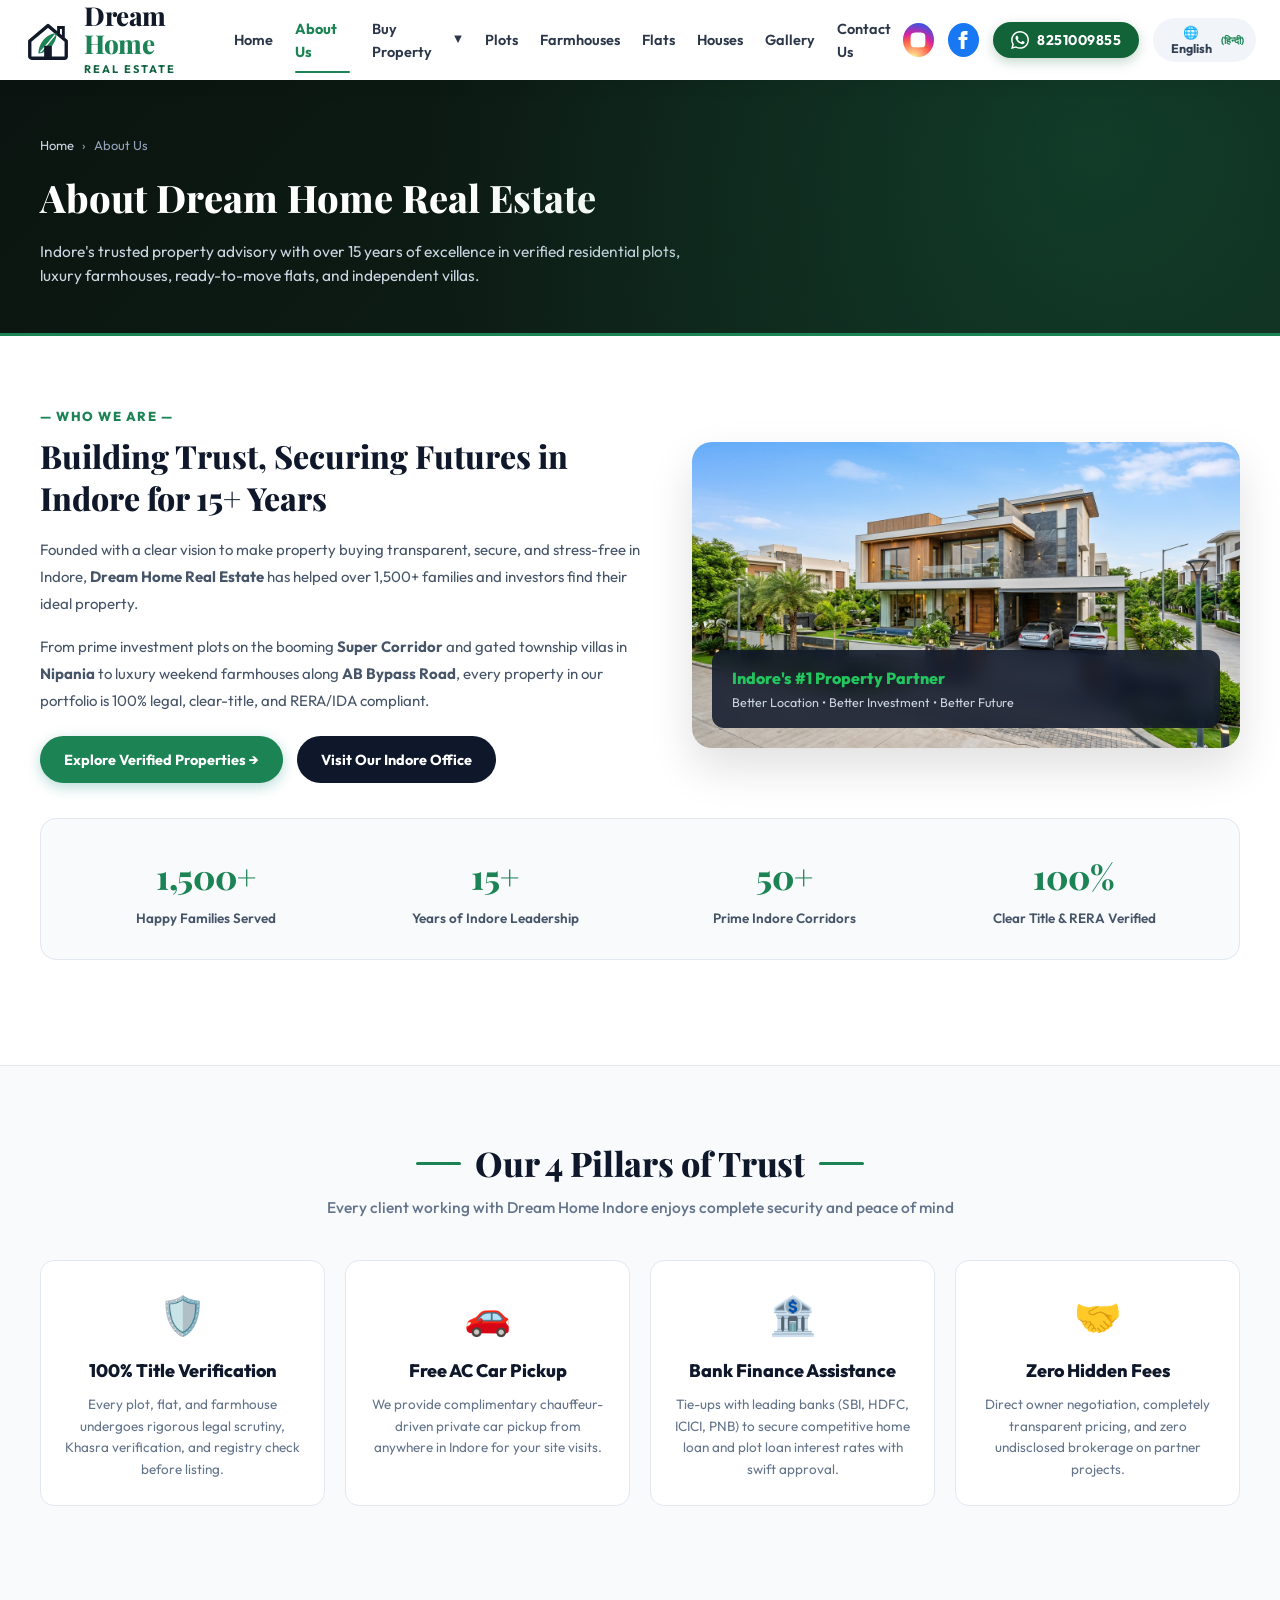
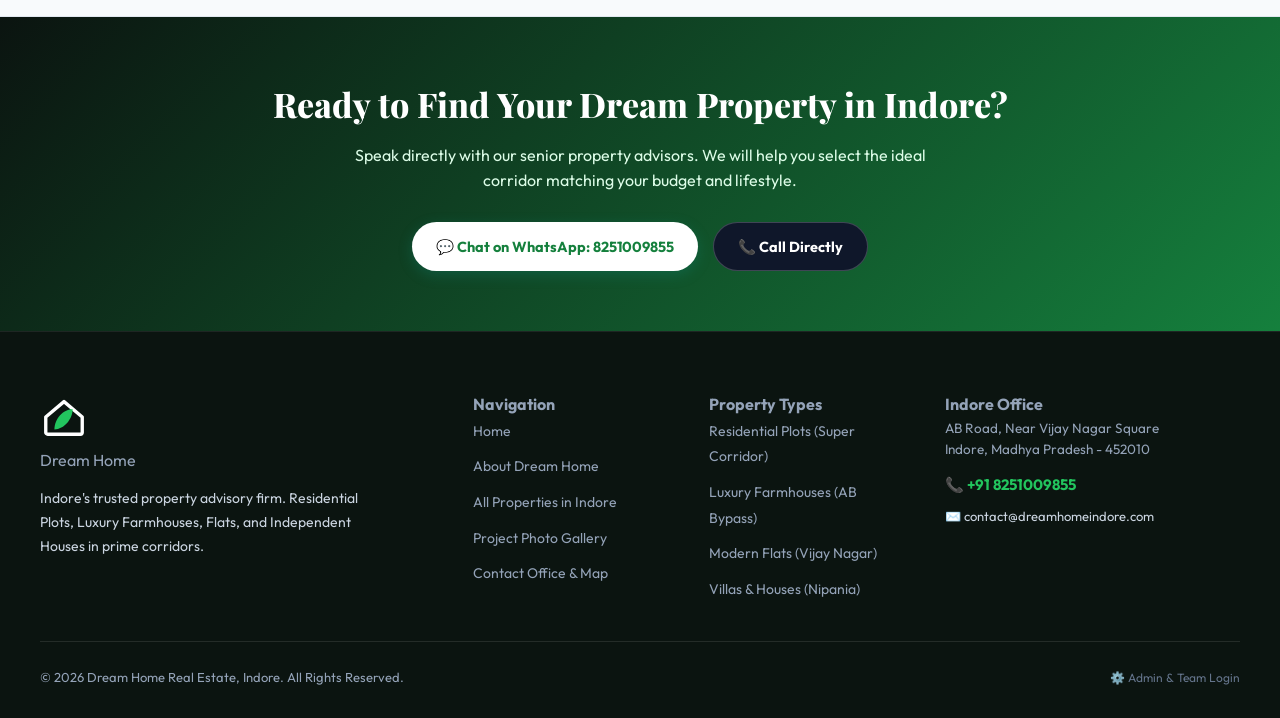
<file: about.html>
<!DOCTYPE html>
<html lang="en">
<head>
  <meta charset="UTF-8">
  <meta name="viewport" content="width=device-width, initial-scale=1.0">
  <title>About Us | Dream Home Real Estate Indore</title>
  
  <!-- SEO Meta Tags -->
  <meta name="description" content="Learn about Dream Home Real Estate Indore. Over 15 years of delivering verified residential plots, luxury farmhouses, modern flats, and duplex houses in Indore.">
  <meta name="keywords" content="About Dream Home Indore, Real Estate Company Indore, RERA approved plots Indore, Property dealers in Indore">

  <!-- Favicon -->
  <link rel="icon" type="image/svg+xml" href="data:image/svg+xml,<svg xmlns='http://www.w3.org/2000/svg' viewBox='0 0 24 24' fill='%231b8354'><path d='M12 3L2 12h3v8h6v-6h2v6h6v-8h3L12 3z'/></svg>">

  <!-- Google Fonts -->
  <link rel="preconnect" href="https://fonts.googleapis.com">
  <link rel="preconnect" href="https://fonts.gstatic.com" crossorigin>
  <link href="https://fonts.googleapis.com/css2?family=Outfit:wght@400;500;600;700;800&family=Playfair+Display:ital,wght@0,600;0,700;0,800;1,600&family=Plus+Jakarta+Sans:wght@400;500;600;700&display=swap" rel="stylesheet">

  <!-- Stylesheet -->
  <link rel="stylesheet" href="css/style.css">
</head>
<body>

  <!-- ==========================================================================
       Header & Navigation
       ========================================================================== -->
  <header class="site-header">
    <div class="nav-container">
      <a href="index.html" class="brand-logo" title="Dream Home Real Estate Indore">
        <svg class="logo-icon-svg" viewBox="0 0 100 100" fill="none">
          <path d="M12 52L50 20L88 52V84C88 86.2 86.2 88 84 88H16C13.8 88 12 86.2 12 84V52Z" stroke="#111827" stroke-width="7" stroke-linecap="round" stroke-linejoin="round"/>
          <path d="M72 35V24H82V43" stroke="#111827" stroke-width="6" stroke-linecap="round"/>
          <path d="M30 78C30 55 50 35 68 36C68 56 50 78 30 78Z" fill="#1b8354"/>
          <path d="M35 74C45 64 56 50 64 40" stroke="#ffffff" stroke-width="3" stroke-linecap="round"/>
          <rect x="42" y="62" width="16" height="26" rx="2" fill="#111827"/>
        </svg>
        <div class="logo-text-group">
          <div class="logo-title">Dream <span>Home</span></div>
          <div class="logo-subtitle">Real Estate</div>
        </div>
      </a>

      <nav class="main-nav">
        <a href="index.html" class="nav-link">Home</a>
        <a href="about.html" class="nav-link active">About Us</a>
        
        <div class="nav-dropdown-wrapper">
          <a href="properties.html" class="nav-link">
            Buy Property <span class="dropdown-arrow">▼</span>
          </a>
          <div class="dropdown-menu">
            <a href="properties.html?category=plots" class="dropdown-item">🟢 Residential Plots</a>
            <a href="properties.html?category=farmhouses" class="dropdown-item">🟡 Farmhouses</a>
            <a href="properties.html?category=flats" class="dropdown-item">🔵 Flats</a>
            <a href="properties.html?category=houses" class="dropdown-item">🟣 Residential Houses</a>
          </div>
        </div>

        <a href="properties.html?category=plots" class="nav-link">Plots</a>
        <a href="properties.html?category=farmhouses" class="nav-link">Farmhouses</a>
        <a href="properties.html?category=flats" class="nav-link">Flats</a>
        <a href="properties.html?category=houses" class="nav-link">Houses</a>
        <a href="gallery.html" class="nav-link">Gallery</a>
        <a href="contact.html" class="nav-link">Contact Us</a>
      </nav>

      <div class="header-actions">
        <a href="https://www.instagram.com/dreamhomeindore" target="_blank" rel="noopener noreferrer" class="social-icon-btn social-instagram" title="Instagram">
          <svg width="18" height="18" viewBox="0 0 24 24" fill="currentColor"><path d="M12 2.163c3.204 0 3.584.012 4.85.07 3.252.148 4.771 1.691 4.919 4.919.058 1.265.069 1.645.069 4.849 0 3.205-.012 3.584-.069 4.849-.149 3.225-1.664 4.771-4.919 4.919-1.266.058-1.644.07-4.85.07-3.204 0-3.584-.012-4.849-.07-3.26-.149-4.771-1.699-4.919-4.92-.058-1.265-.07-1.644-.07-4.849 0-3.204.013-3.583.07-4.849.149-3.227 1.664-4.771 4.919-4.919 1.266-.057 1.645-.069 4.849-.069z"/></svg>
        </a>
        <a href="https://www.facebook.com/dreamhomeindore" target="_blank" rel="noopener noreferrer" class="social-icon-btn social-facebook" title="Facebook">
          <svg width="18" height="18" viewBox="0 0 24 24" fill="currentColor"><path d="M9 8H6v4h3v12h5V12h3.642L18 8h-4V6.333C14 5.374 14.5 5 15.6 5H18V0h-3.808C10.597 0 9 1.583 9 4.615V8z"/></svg>
        </a>

        <a href="https://wa.me/918251009855?text=Hello%20Dream%20Home%20Indore,%20I%20would%20like%20to%20know%20more%20about%20your%20company" target="_blank" rel="noopener noreferrer" class="header-phone-pill" title="WhatsApp Dream Home">
          <svg viewBox="0 0 24 24"><path d="M.057 24l1.687-6.163c-1.041-1.804-1.588-3.849-1.587-5.946.003-6.556 5.338-11.891 11.893-11.891 3.181.001 6.167 1.24 8.413 3.488 2.245 2.248 3.481 5.236 3.48 8.414-.003 6.557-5.338 11.892-11.893 11.892-1.99-.001-3.951-.5-5.688-1.448l-6.305 1.654zm6.597-3.807c1.676.995 3.276 1.591 5.392 1.592 5.448 0 9.886-4.434 9.889-9.885.002-5.462-4.415-9.89-9.881-9.892-5.452 0-9.887 4.434-9.889 9.884-.001 2.225.651 3.891 1.746 5.634l-.999 3.648 3.742-.981zm11.387-5.464c-.074-.124-.272-.198-.57-.347-.297-.149-1.758-.868-2.031-.967-.272-.099-.47-.149-.669.149-.198.297-.768.967-.941 1.165-.173.198-.347.223-.644.074-.297-.149-1.255-.462-2.39-1.475-.883-.788-1.48-1.761-1.653-2.059-.173-.297-.018-.458.13-.606.134-.133.297-.347.446-.521.151-.172.2-.296.3-.495.099-.198.05-.372-.025-.521-.075-.148-.669-1.611-.916-2.206-.242-.579-.487-.501-.669-.51l-.57-.01c-.198 0-.52.074-.792.372s-1.04 1.016-1.04 2.479 1.065 2.876 1.213 3.074c.149.198 2.095 3.2 5.076 4.487.709.306 1.263.489 1.694.626.712.226 1.36.194 1.872.118.571-.085 1.758-.719 2.006-1.413.248-.695.248-1.29.173-1.414z"/></svg>
          <span>8251009855</span>
        </a>

        <button id="langToggleBtn" class="btn-lang-toggle" title="Switch Language">
          <span>🌐 English</span>
        </button>

        <button id="mobileToggleBtn" class="mobile-toggle-btn" aria-label="Open Navigation Menu">☰</button>
      </div>
    </div>
  </header>

  <!-- Mobile Drawer Menu -->
  <div id="mobileNavDrawer" class="modal-backdrop" style="justify-content: flex-start; z-index: 2500;">
    <div style="background: #ffffff; width: 280px; height: 100%; padding: 24px; box-shadow: 4px 0 20px rgba(0,0,0,0.2); display: flex; flex-direction: column;">
      <div style="display: flex; justify-content: space-between; align-items: center; margin-bottom: 24px;">
        <div style="font-family: var(--font-serif); font-size: 20px; font-weight: 800; color: #111827;">Dream <span style="color: #1b8354;">Home</span></div>
        <button id="mobileDrawerClose" style="font-size: 24px; color: #64748b; background: none; border: none; cursor: pointer;">✕</button>
      </div>

      <nav style="display: flex; flex-direction: column; gap: 14px; font-size: 16px; font-weight: 600;">
        <a href="index.html" class="mobile-drawer-link">Home</a>
        <a href="about.html" class="mobile-drawer-link" style="color: #1b8354;">About Us</a>
        <a href="properties.html" class="mobile-drawer-link">Buy Property (All)</a>
        <a href="properties.html?category=plots" class="mobile-drawer-link">🟢 Residential Plots</a>
        <a href="properties.html?category=farmhouses" class="mobile-drawer-link">🟡 Farmhouses</a>
        <a href="properties.html?category=flats" class="mobile-drawer-link">🔵 Flats</a>
        <a href="properties.html?category=houses" class="mobile-drawer-link">🟣 Residential Houses</a>
        <a href="gallery.html" class="mobile-drawer-link">Gallery</a>
        <a href="contact.html" class="mobile-drawer-link">Contact Us</a>
      </nav>

      <div style="margin-top: auto; padding-top: 20px; border-top: 1px solid #e2e8f0;">
        <a href="https://wa.me/918251009855" target="_blank" class="header-phone-pill" style="justify-content: center; width: 100%; margin-bottom: 10px;">
          <span>WhatsApp: 8251009855</span>
        </a>
        <a href="tel:8251009855" class="btn-prop-call" style="justify-content: center; width: 100%; padding: 10px;">
          <span>📞 Call 8251009855</span>
        </a>
      </div>
    </div>
  </div>

  <!-- ==========================================================================
       Subpage Banner & Breadcrumb
       ========================================================================== -->
  <section class="subpage-banner">
    <div class="container">
      <div class="subpage-breadcrumb">
        <a href="index.html">Home</a>
        <span>›</span>
        <span>About Us</span>
      </div>
      <h1 class="subpage-title">About Dream Home Real Estate</h1>
      <p class="subpage-subtitle">
        Indore's trusted property advisory with over 15 years of excellence in verified residential plots, luxury farmhouses, ready-to-move flats, and independent villas.
      </p>
    </div>
  </section>

  <!-- ==========================================================================
       Company Story Section
       ========================================================================== -->
  <section style="padding: 70px 0; background: #ffffff;">
    <div class="container">
      <div style="display: grid; grid-template-columns: 1.1fr 1fr; gap: 50px; align-items: center;">
        <div>
          <span style="color: #1b8354; font-weight: 800; font-size: 13px; text-transform: uppercase; letter-spacing: 1.5px; display: block; margin-bottom: 8px;">
            — WHO WE ARE —
          </span>
          <h2 style="font-family: var(--font-serif); font-size: 32px; font-weight: 800; color: #0f172a; margin-bottom: 18px; line-height: 1.3;">
            Building Trust, Securing Futures in Indore for 15+ Years
          </h2>
          <p style="font-size: 15px; color: #475569; line-height: 1.8; margin-bottom: 16px;">
            Founded with a clear vision to make property buying transparent, secure, and stress-free in Indore, <strong>Dream Home Real Estate</strong> has helped over 1,500+ families and investors find their ideal property.
          </p>
          <p style="font-size: 15px; color: #475569; line-height: 1.8; margin-bottom: 22px;">
            From prime investment plots on the booming <strong>Super Corridor</strong> and gated township villas in <strong>Nipania</strong> to luxury weekend farmhouses along <strong>AB Bypass Road</strong>, every property in our portfolio is 100% legal, clear-title, and RERA/IDA compliant.
          </p>

          <div style="display: flex; gap: 14px; flex-wrap: wrap;">
            <a href="properties.html" class="btn-action-wa-big" style="background: #1b8354; text-decoration: none;">
              <span>Explore Verified Properties →</span>
            </a>
            <a href="contact.html" class="btn-action-call-big" style="text-decoration: none;">
              <span>Visit Our Indore Office</span>
            </a>
          </div>
        </div>

        <div style="border-radius: 20px; overflow: hidden; box-shadow: 0 20px 45px rgba(0,0,0,0.12); position: relative;">
          <img src="assets/images/prop_villa_nipania.jpg" alt="Dream Home Indore Luxury Villa" style="width: 100%; height: 100%; object-fit: cover; display: block;">
          <div style="position: absolute; bottom: 20px; left: 20px; right: 20px; background: rgba(15, 23, 42, 0.85); backdrop-filter: blur(8px); padding: 16px 20px; border-radius: 12px; color: #ffffff;">
            <div style="font-size: 16px; font-weight: 800; color: #22c55e;">Indore's #1 Property Partner</div>
            <div style="font-size: 12.5px; color: #cbd5e1;">Better Location • Better Investment • Better Future</div>
          </div>
        </div>
      </div>

      <!-- Stats Strip -->
      <div class="about-stats-strip">
        <div>
          <div class="about-stat-number">1,500+</div>
          <div class="about-stat-label">Happy Families Served</div>
        </div>
        <div>
          <div class="about-stat-number">15+</div>
          <div class="about-stat-label">Years of Indore Leadership</div>
        </div>
        <div>
          <div class="about-stat-number">50+</div>
          <div class="about-stat-label">Prime Indore Corridors</div>
        </div>
        <div>
          <div class="about-stat-number">100%</div>
          <div class="about-stat-label">Clear Title & RERA Verified</div>
        </div>
      </div>
    </div>
  </section>

  <!-- ==========================================================================
       4 Pillars of Trust
       ========================================================================== -->
  <section style="padding: 70px 0; background: #f8fafc; border-top: 1px solid #e2e8f0; border-bottom: 1px solid #e2e8f0;">
    <div class="container">
      <div class="section-header-centered">
        <h2 class="section-title-divider">
          <span class="title-line"></span>
          <span>Our 4 Pillars of Trust</span>
          <span class="title-line"></span>
        </h2>
        <p class="section-subtitle">
          Every client working with Dream Home Indore enjoys complete security and peace of mind
        </p>
      </div>

      <div class="about-pillars-grid">
        <div class="about-pillar-card">
          <div style="font-size: 38px; margin-bottom: 12px;">🛡️</div>
          <h3 style="font-size: 18px; font-weight: 800; color: #0f172a; margin-bottom: 8px;">100% Title Verification</h3>
          <p style="font-size: 13.5px; color: #64748b; line-height: 1.6;">
            Every plot, flat, and farmhouse undergoes rigorous legal scrutiny, Khasra verification, and registry check before listing.
          </p>
        </div>

        <div class="about-pillar-card">
          <div style="font-size: 38px; margin-bottom: 12px;">🚗</div>
          <h3 style="font-size: 18px; font-weight: 800; color: #0f172a; margin-bottom: 8px;">Free AC Car Pickup</h3>
          <p style="font-size: 13.5px; color: #64748b; line-height: 1.6;">
            We provide complimentary chauffeur-driven private car pickup from anywhere in Indore for your site visits.
          </p>
        </div>

        <div class="about-pillar-card">
          <div style="font-size: 38px; margin-bottom: 12px;">🏦</div>
          <h3 style="font-size: 18px; font-weight: 800; color: #0f172a; margin-bottom: 8px;">Bank Finance Assistance</h3>
          <p style="font-size: 13.5px; color: #64748b; line-height: 1.6;">
            Tie-ups with leading banks (SBI, HDFC, ICICI, PNB) to secure competitive home loan and plot loan interest rates with swift approval.
          </p>
        </div>

        <div class="about-pillar-card">
          <div style="font-size: 38px; margin-bottom: 12px;">🤝</div>
          <h3 style="font-size: 18px; font-weight: 800; color: #0f172a; margin-bottom: 8px;">Zero Hidden Fees</h3>
          <p style="font-size: 13.5px; color: #64748b; line-height: 1.6;">
            Direct owner negotiation, completely transparent pricing, and zero undisclosed brokerage on partner projects.
          </p>
        </div>
      </div>
    </div>
  </section>

  <!-- ==========================================================================
       CTA Banner
       ========================================================================== -->
  <section style="padding: 60px 0; background: linear-gradient(135deg, #0b1410 0%, #15803d 100%); color: #ffffff; text-align: center;">
    <div class="container">
      <h2 style="font-family: var(--font-serif); font-size: 34px; font-weight: 800; margin-bottom: 12px;">
        Ready to Find Your Dream Property in Indore?
      </h2>
      <p style="font-size: 16px; color: #dcfce7; max-width: 600px; margin: 0 auto 28px auto;">
        Speak directly with our senior property advisors. We will help you select the ideal corridor matching your budget and lifestyle.
      </p>

      <div style="display: flex; justify-content: center; gap: 15px; flex-wrap: wrap;">
        <a href="https://wa.me/918251009855?text=Hello%20Dream%20Home%20Indore,%20I%20would%20like%20to%20consult%20regarding%20property%20investment" target="_blank" class="btn-action-wa-big" style="background: #ffffff; color: #15803d;">
          <span>💬 Chat on WhatsApp: 8251009855</span>
        </a>
        <a href="tel:8251009855" class="btn-action-call-big" style="background: #0f172a; color: #ffffff; border: 1px solid rgba(255,255,255,0.2);">
          <span>📞 Call Directly</span>
        </a>
      </div>
    </div>
  </section>

  <!-- ==========================================================================
       Footer
       ========================================================================== -->
  <footer class="site-footer">
    <div class="container">
      <div class="footer-top-grid">
        <div class="footer-brand-col">
          <div class="footer-logo">
            <svg class="logo-icon-svg" viewBox="0 0 100 100" fill="none">
              <path d="M12 52L50 20L88 52V84C88 86.2 86.2 88 84 88H16C13.8 88 12 86.2 12 84V52Z" stroke="#ffffff" stroke-width="7" stroke-linecap="round" stroke-linejoin="round"/>
              <path d="M30 78C30 55 50 35 68 36C68 56 50 78 30 78Z" fill="#22c55e"/>
            </svg>
            <div class="brand-text">Dream <span>Home</span></div>
          </div>
          <p class="footer-about-text">
            Indore's trusted property advisory firm. Residential Plots, Luxury Farmhouses, Flats, and Independent Houses in prime corridors.
          </p>
        </div>

        <div class="footer-links-col">
          <h4>Navigation</h4>
          <ul class="footer-links-list">
            <li><a href="index.html">Home</a></li>
            <li><a href="about.html">About Dream Home</a></li>
            <li><a href="properties.html">All Properties in Indore</a></li>
            <li><a href="gallery.html">Project Photo Gallery</a></li>
            <li><a href="contact.html">Contact Office & Map</a></li>
          </ul>
        </div>

        <div class="footer-links-col">
          <h4>Property Types</h4>
          <ul class="footer-links-list">
            <li><a href="properties.html?category=plots">Residential Plots (Super Corridor)</a></li>
            <li><a href="properties.html?category=farmhouses">Luxury Farmhouses (AB Bypass)</a></li>
            <li><a href="properties.html?category=flats">Modern Flats (Vijay Nagar)</a></li>
            <li><a href="properties.html?category=houses">Villas & Houses (Nipania)</a></li>
          </ul>
        </div>

        <div class="footer-links-col">
          <h4>Indore Office</h4>
          <p style="font-size: 13.5px; color: #94a3b8; line-height: 1.6; margin-bottom: 12px;">
            AB Road, Near Vijay Nagar Square<br>
            Indore, Madhya Pradesh - 452010
          </p>
          <a href="tel:8251009855" style="color: #22c55e; font-weight: 700; font-size: 15px; display: block; margin-bottom: 6px;">📞 +91 8251009855</a>
          <a href="mailto:contact@dreamhomeindore.com" style="color: #cbd5e1; font-size: 13px;">✉️ contact@dreamhomeindore.com</a>
        </div>
      </div>

      <div class="footer-bottom-bar">
        <div>© 2026 Dream Home Real Estate, Indore. All Rights Reserved.</div>
        <div>
          <a href="admin.html" style="color: #64748b; font-size: 12px; text-decoration: none;">⚙️ Admin & Team Login</a>
        </div>
      </div>
    </div>
  </footer>

  <!-- Sticky Mobile Bar -->
  <div class="mobile-sticky-action-bar">
    <a href="tel:8251009855" class="btn-sticky-call">📞 Call Now</a>
    <a href="https://wa.me/918251009855" target="_blank" class="btn-sticky-wa">💬 WhatsApp</a>
    <a href="properties.html" class="btn-sticky-visit">🏡 View Properties</a>
  </div>

  <!-- Shared Data Scripts -->
  <script src="js/properties-data.js"></script>
  <script src="js/app.js"></script>
</body>
</html>
</file>
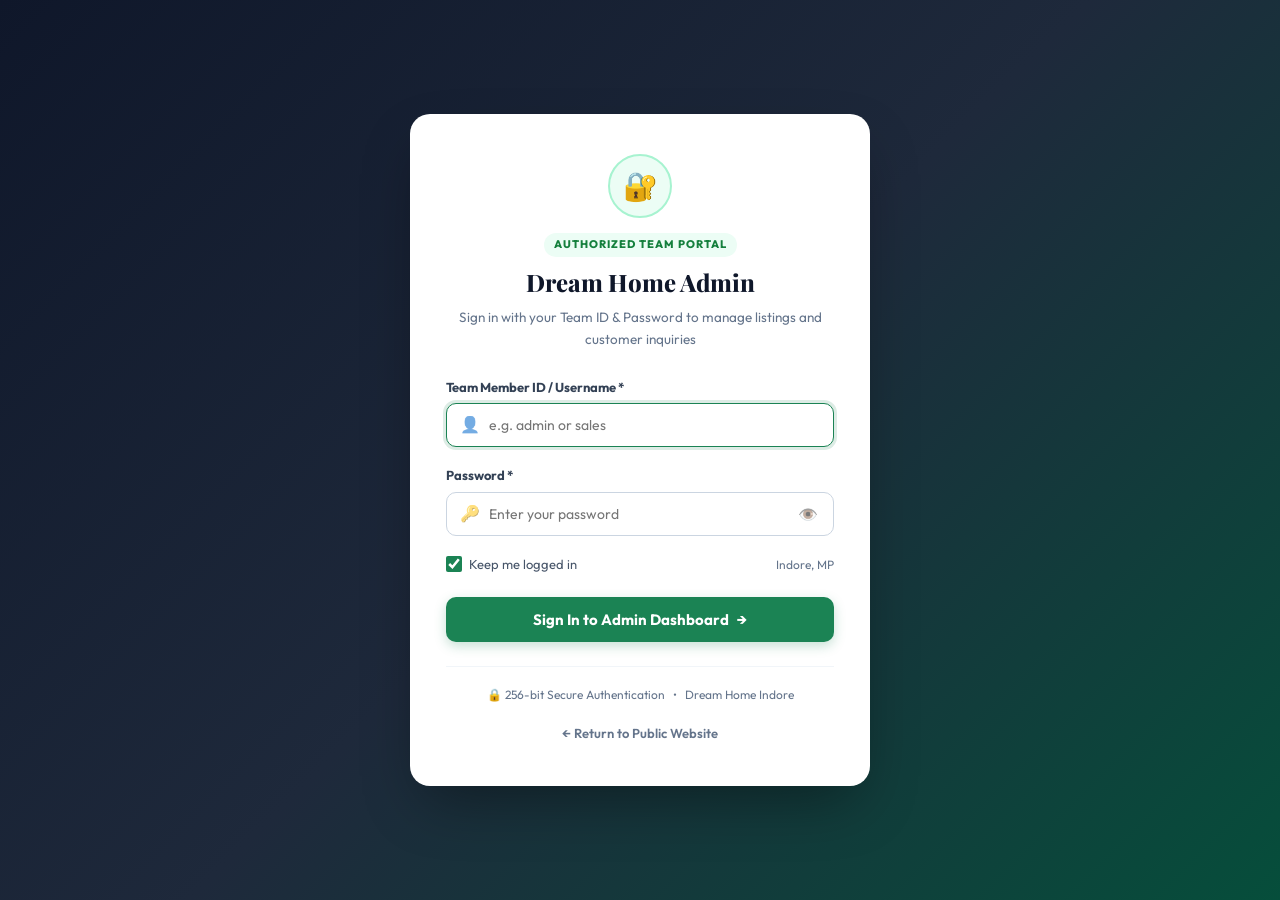
<file: admin.html>
<!DOCTYPE html>
<html lang="en">
<head>
  <meta charset="UTF-8">
  <meta name="viewport" content="width=device-width, initial-scale=1.0">
  <title>Admin & Team Portal | Dream Home Real Estate Indore</title>
  
  <!-- Favicon -->
  <link rel="icon" type="image/svg+xml" href="data:image/svg+xml,<svg xmlns='http://www.w3.org/2000/svg' viewBox='0 0 24 24' fill='%231b8354'><path d='M12 3L2 12h3v8h6v-6h2v6h6v-8h3L12 3z'/></svg>">

  <!-- Google Fonts -->
  <link rel="preconnect" href="https://fonts.googleapis.com">
  <link rel="preconnect" href="https://fonts.gstatic.com" crossorigin>
  <link href="https://fonts.googleapis.com/css2?family=Outfit:wght@400;500;600;700;800&family=Playfair+Display:wght@600;700;800&family=Plus+Jakarta+Sans:wght@400;500;600;700&display=swap" rel="stylesheet">

  <!-- Stylesheet -->
  <link rel="stylesheet" href="css/style.css">

  <style>
    /* Dedicated Admin Page Styles */
    body.admin-body {
      background: #f1f5f9;
      font-family: var(--font-sans);
      min-height: 100vh;
      margin: 0;
      color: #1e293b;
    }

    /* Standalone Login Screen */
    .login-screen-wrapper {
      min-height: 100vh;
      display: flex;
      align-items: center;
      justify-content: center;
      padding: 24px;
      background: linear-gradient(135deg, #0f172a 0%, #1e293b 50%, #064e3b 100%);
      position: relative;
    }

    .login-card {
      background: #ffffff;
      border-radius: 20px;
      padding: 40px 36px;
      width: 100%;
      max-width: 460px;
      box-shadow: 0 25px 60px -15px rgba(0, 0, 0, 0.4);
      position: relative;
      animation: modalEnter 0.3s cubic-bezier(0.16, 1, 0.3, 1);
    }

    .login-brand-header {
      text-align: center;
      margin-bottom: 26px;
    }

    .login-logo-icon {
      width: 64px;
      height: 64px;
      background: #ecfdf5;
      border: 2px solid #a7f3d0;
      border-radius: 50%;
      display: inline-flex;
      align-items: center;
      justify-content: center;
      font-size: 28px;
      margin-bottom: 12px;
    }

    .login-portal-badge {
      display: inline-block;
      background: #ecfdf5;
      color: #15803d;
      font-size: 11px;
      font-weight: 800;
      text-transform: uppercase;
      letter-spacing: 1px;
      padding: 3px 10px;
      border-radius: 999px;
      margin-bottom: 6px;
    }

    .login-title {
      font-family: var(--font-serif);
      font-size: 24px;
      font-weight: 800;
      color: #0f172a;
      margin: 0 0 6px 0;
    }

    .login-subtitle {
      font-size: 13.5px;
      color: #64748b;
      margin: 0;
    }

    .form-group-login {
      margin-bottom: 18px;
    }

    .form-group-login label {
      display: block;
      font-size: 13px;
      font-weight: 700;
      color: #334155;
      margin-bottom: 6px;
    }

    .input-icon-wrapper {
      position: relative;
    }

    .input-icon-wrapper input {
      width: 100%;
      padding: 12px 14px 12px 42px;
      border: 1.5px solid #cbd5e1;
      border-radius: 10px;
      font-size: 14px;
      font-family: var(--font-sans);
      transition: all 0.2s;
    }

    .input-icon-wrapper input:focus {
      outline: none;
      border-color: #1b8354;
      box-shadow: 0 0 0 3px rgba(27, 131, 84, 0.15);
    }

    .input-icon-wrapper .field-icon {
      position: absolute;
      left: 14px;
      top: 50%;
      transform: translateY(-50%);
      font-size: 16px;
      opacity: 0.6;
      pointer-events: none;
    }

    .toggle-pw-btn {
      position: absolute;
      right: 12px;
      top: 50%;
      transform: translateY(-50%);
      background: none;
      border: none;
      cursor: pointer;
      font-size: 16px;
      opacity: 0.6;
      padding: 4px;
    }

    .toggle-pw-btn:hover {
      opacity: 1;
    }

    .login-btn-submit {
      width: 100%;
      padding: 13px;
      background: #1b8354;
      color: #ffffff;
      font-size: 15px;
      font-weight: 700;
      border-radius: 10px;
      border: none;
      cursor: pointer;
      display: flex;
      align-items: center;
      justify-content: center;
      gap: 8px;
      transition: all 0.2s;
      box-shadow: 0 4px 12px rgba(27, 131, 84, 0.25);
    }

    .login-btn-submit:hover {
      background: #15803d;
      transform: translateY(-1px);
      box-shadow: 0 6px 16px rgba(27, 131, 84, 0.35);
    }

    /* Admin Dashboard Top Bar */
    .admin-navbar {
      background: #ffffff;
      border-bottom: 1px solid #e2e8f0;
      padding: 12px 30px;
      display: flex;
      justify-content: space-between;
      align-items: center;
      position: sticky;
      top: 0;
      z-index: 100;
      box-shadow: 0 2px 8px rgba(0,0,0,0.03);
    }

    .admin-nav-brand {
      display: flex;
      align-items: center;
      gap: 12px;
      text-decoration: none;
    }

    .admin-nav-brand .brand-logo-text {
      font-family: var(--font-serif);
      font-size: 20px;
      font-weight: 800;
      color: #0f172a;
    }

    .admin-nav-brand .brand-logo-text span {
      color: #1b8354;
    }

    .admin-portal-tag {
      background: #0f172a;
      color: #ffffff;
      font-size: 11px;
      font-weight: 700;
      padding: 3px 8px;
      border-radius: 6px;
      letter-spacing: 0.5px;
    }

    .admin-nav-actions {
      display: flex;
      align-items: center;
      gap: 12px;
    }

    /* Dashboard Layout Container */
    .admin-dashboard-container {
      max-width: 1280px;
      margin: 28px auto;
      padding: 0 20px 60px 20px;
    }

    .dash-hero-banner {
      background: #ffffff;
      border-radius: 16px;
      padding: 24px 28px;
      margin-bottom: 24px;
      border: 1px solid #e2e8f0;
      display: flex;
      justify-content: space-between;
      align-items: center;
      flex-wrap: wrap;
      gap: 16px;
    }

    .dash-stats-row {
      display: flex;
      gap: 14px;
      flex-wrap: wrap;
    }

    .stat-pill {
      background: #f8fafc;
      border: 1px solid #e2e8f0;
      padding: 8px 16px;
      border-radius: 10px;
      display: flex;
      align-items: center;
      gap: 8px;
      font-size: 13.5px;
      font-weight: 700;
    }

    .stat-pill.green {
      background: #ecfdf5;
      border-color: #a7f3d0;
      color: #15803d;
    }

    .stat-pill.blue {
      background: #eff6ff;
      border-color: #bfdbfe;
      color: #1d4ed8;
    }

    /* Dashboard Tabs */
    .dash-nav-tabs {
      display: flex;
      gap: 10px;
      background: #ffffff;
      padding: 8px;
      border-radius: 12px;
      border: 1px solid #e2e8f0;
      margin-bottom: 24px;
      overflow-x: auto;
    }

    .dash-tab-btn {
      padding: 10px 20px;
      font-size: 14px;
      font-weight: 700;
      color: #64748b;
      background: none;
      border: none;
      border-radius: 8px;
      cursor: pointer;
      display: flex;
      align-items: center;
      gap: 8px;
      white-space: nowrap;
      transition: all 0.2s;
    }

    .dash-tab-btn:hover {
      background: #f1f5f9;
      color: #0f172a;
    }

    .dash-tab-btn.active {
      background: #1b8354;
      color: #ffffff;
      box-shadow: 0 4px 12px rgba(27, 131, 84, 0.25);
    }

    .dash-view-card {
      background: #ffffff;
      border-radius: 16px;
      border: 1px solid #e2e8f0;
      padding: 26px;
      box-shadow: 0 4px 15px rgba(0,0,0,0.02);
    }

    @media (max-width: 768px) {
      .login-card {
        padding: 28px 20px;
      }
      .admin-navbar {
        padding: 12px 16px;
      }
      .dash-hero-banner {
        flex-direction: column;
        align-items: flex-start;
      }
    }
  </style>
</head>
<body class="admin-body">

  <!-- ==========================================================================
       1. STANDALONE TEAM LOGIN SCREEN (Shown if NOT logged in)
       ========================================================================== -->
  <div id="loginScreenView" class="login-screen-wrapper">
    <div class="login-card">
      <div class="login-brand-header">
        <div class="login-logo-icon">🔐</div>
        <div>
          <span class="login-portal-badge">Authorized Team Portal</span>
          <h1 class="login-title">Dream <span>Home</span> Admin</h1>
          <p class="login-subtitle">Sign in with your Team ID & Password to manage listings and customer inquiries</p>
        </div>
      </div>

      <form id="standaloneLoginForm">
        <!-- Error Message Banner -->
        <div id="loginErrorBanner" class="login-error-alert" style="display: none; background: #fef2f2; border: 1.5px solid #fecaca; color: #dc2626; padding: 12px 14px; border-radius: 10px; font-size: 13px; font-weight: 600; margin-bottom: 18px;"></div>

        <div class="form-group-login">
          <label for="loginUsername">Team Member ID / Username *</label>
          <div class="input-icon-wrapper">
            <span class="field-icon">👤</span>
            <input type="text" id="loginUsername" placeholder="e.g. admin or sales" required autocomplete="username">
          </div>
        </div>

        <div class="form-group-login">
          <label for="loginPassword">Password *</label>
          <div class="input-icon-wrapper">
            <span class="field-icon">🔑</span>
            <input type="password" id="loginPassword" placeholder="Enter your password" required autocomplete="current-password">
            <button type="button" id="togglePasswordBtn" class="toggle-pw-btn" title="Show/Hide Password">👁️</button>
          </div>
        </div>

        <div style="display: flex; justify-content: space-between; align-items: center; margin-bottom: 22px; font-size: 13px;">
          <label style="display: flex; align-items: center; gap: 7px; color: #475569; cursor: pointer; user-select: none;">
            <input type="checkbox" id="loginRememberCheck" checked style="accent-color: #1b8354; width: 16px; height: 16px;">
            <span>Keep me logged in</span>
          </label>
          <span style="color: #64748b; font-size: 12px;">Indore, MP</span>
        </div>

        <button type="submit" class="login-btn-submit">
          <span>Sign In to Admin Dashboard</span>
          <span>→</span>
        </button>
      </form>

      <div style="text-align: center; margin-top: 24px; padding-top: 18px; border-top: 1px solid #f1f5f9; font-size: 12px; color: #64748b; display: flex; align-items: center; justify-content: center; gap: 8px;">
        <span>🔒 256-bit Secure Authentication</span> • <span>Dream Home Indore</span>
      </div>

      <div style="text-align: center; margin-top: 16px;">
        <a href="index.html" style="color: #64748b; font-size: 13px; font-weight: 600; text-decoration: none; display: inline-flex; align-items: center; gap: 5px;">
          <span>← Return to Public Website</span>
        </a>
      </div>
    </div>
  </div>

  <!-- ==========================================================================
       2. ADMIN DASHBOARD SCREEN (Shown once logged in)
       ========================================================================== -->
  <div id="dashboardScreenView" style="display: none;">
    
    <!-- Top Navbar -->
    <header class="admin-navbar">
      <div class="admin-nav-brand">
        <a href="index.html" style="display: flex; align-items: center; gap: 10px; text-decoration: none;">
          <svg class="logo-icon-svg" style="width: 34px; height: 34px;" viewBox="0 0 100 100" fill="none">
            <path d="M12 52L50 20L88 52V84C88 86.2 86.2 88 84 88H16C13.8 88 12 86.2 12 84V52Z" stroke="#111827" stroke-width="7" stroke-linecap="round" stroke-linejoin="round"/>
            <path d="M72 35V24H82V43" stroke="#111827" stroke-width="6" stroke-linecap="round"/>
            <path d="M30 78C30 55 50 35 68 36C68 56 50 78 30 78Z" fill="#1b8354"/>
            <rect x="42" y="62" width="16" height="26" rx="2" fill="#111827"/>
          </svg>
          <div class="brand-logo-text">Dream <span>Home</span></div>
        </a>
        <span class="admin-portal-tag">ADMIN PORTAL</span>
      </div>

      <div class="admin-nav-actions">
        <span class="admin-session-pill" style="display: inline-flex; align-items: center; gap: 6px; background: #ecfdf5; border: 1px solid #a7f3d0; color: #15803d; font-size: 13px; font-weight: 700; padding: 5px 12px; border-radius: 999px;">
          <span>👤</span> <span id="dashSessionUser">Admin</span> <small id="dashSessionRole" style="font-weight: 500; opacity: 0.85;">(Administrator)</small>
        </span>

        <a href="index.html" target="_blank" style="background: #f1f5f9; color: #0f172a; border: 1px solid #cbd5e1; padding: 7px 14px; border-radius: 8px; font-size: 13px; font-weight: 700; text-decoration: none; display: inline-flex; align-items: center; gap: 6px;">
          <span>🌐 View Live Site</span>
        </a>

        <button id="btnDashboardLogout" style="background: #fee2e2; color: #b91c1c; border: 1px solid #fecaca; padding: 7px 14px; border-radius: 8px; font-size: 13px; font-weight: 700; cursor: pointer; display: inline-flex; align-items: center; gap: 5px;">
          <span>🚪 Sign Out</span>
        </button>
      </div>
    </header>

    <!-- Main Dashboard Container -->
    <main class="admin-dashboard-container">
      <!-- Hero Stats Bar -->
      <div class="dash-hero-banner">
        <div>
          <h2 style="font-size: 24px; font-weight: 800; color: #0f172a; margin: 0 0 4px 0;">Property & Lead Management Overview</h2>
          <p style="font-size: 13.5px; color: #64748b; margin: 0;">Dream Home Real Estate • Indore Headquarters</p>
        </div>
        <div class="dash-stats-row">
          <div class="stat-pill green">
            <span>🏡 Properties:</span>
            <span id="dashStatPropCount">0 Listed</span>
          </div>
          <div class="stat-pill blue">
            <span>📅 Inquiries & Leads:</span>
            <span id="dashStatLeadCount">0 Received</span>
          </div>
          <button id="btnResetAllDefaults" style="background: none; border: none; font-size: 12px; color: #ef4444; text-decoration: underline; cursor: pointer; padding: 6px;">
            Reset Default Listings
          </button>
        </div>
      </div>

      <!-- Dashboard Navigation Tabs -->
      <div class="dash-nav-tabs">
        <button id="dashTabProps" class="dash-tab-btn active">
          <span>🏡</span> <span>All Properties</span>
        </button>
        <button id="dashTabAdd" class="dash-tab-btn">
          <span>➕</span> <span>Add New Property</span>
        </button>
        <button id="dashTabLeads" class="dash-tab-btn">
          <span>📅</span> <span>Client Leads & Queries (<span id="dashTabLeadBadge">0</span>)</span>
        </button>
        <button id="dashTabTeam" class="dash-tab-btn">
          <span>👥</span> <span>Team Logins & Accounts</span>
        </button>
        <button id="dashTabSettings" class="dash-tab-btn">
          <span>🔔</span> <span>Email & WhatsApp Alerts</span>
        </button>
      </div>

      <!-- VIEW 1: All Properties Table -->
      <section id="dashViewProps" class="dash-view-card">
        <div style="display: flex; justify-content: space-between; align-items: center; margin-bottom: 18px; flex-wrap: wrap; gap: 12px;">
          <div>
            <h3 style="font-size: 18px; font-weight: 800; color: #0f172a; margin: 0 0 4px 0;">Active Property Listings</h3>
            <p style="font-size: 13px; color: #64748b; margin: 0;">Verified Indore plots, farmhouses, flats, and houses live on the website.</p>
          </div>
          <button onclick="document.getElementById('dashTabAdd').click()" style="background: #1b8354; color: #ffffff; border: none; padding: 8px 16px; border-radius: 8px; font-size: 13px; font-weight: 700; cursor: pointer;">
            ➕ Add New Property
          </button>
        </div>

        <div class="admin-table-wrapper" style="border: 1px solid #e2e8f0; border-radius: 10px;">
          <table class="admin-table">
            <thead>
              <tr>
                <th>Photo</th>
                <th>Title & Location</th>
                <th>Category</th>
                <th>Price</th>
                <th>Actions</th>
              </tr>
            </thead>
            <tbody id="dashPropertiesTableBody">
              <!-- Rendered dynamically -->
            </tbody>
          </table>
        </div>
      </section>

      <!-- VIEW 2: Add New Property Form -->
      <section id="dashViewAdd" class="dash-view-card" style="display: none; max-width: 820px; margin: 0 auto;">
        <div style="margin-bottom: 20px;">
          <h3 style="font-size: 18px; font-weight: 800; color: #0f172a; margin: 0 0 4px 0;">Post a New Property Listing</h3>
          <p style="font-size: 13px; color: #64748b; margin: 0;">Add new residential plots, luxury villas, farmhouses, or modern flats.</p>
        </div>

        <form id="dashAddPropertyForm">
          <div class="booking-form-grid">
            <div class="form-group">
              <label style="font-weight: 700; font-size: 13px;">Property Title *</label>
              <input type="text" id="addPropTitle" placeholder="e.g. Royal Palms Luxury Plots" required style="padding: 10px 14px; border: 1.5px solid #cbd5e1; border-radius: 8px; width: 100%;">
            </div>

            <div class="form-group">
              <label style="font-weight: 700; font-size: 13px;">Category *</label>
              <select id="addPropCategory" required style="padding: 10px 14px; border: 1.5px solid #cbd5e1; border-radius: 8px; width: 100%;">
                <option value="plots">Residential Plots</option>
                <option value="farmhouses">Farmhouses</option>
                <option value="flats">Flats</option>
                <option value="houses">Residential Houses</option>
              </select>
            </div>
          </div>

          <div class="booking-form-grid">
            <div class="form-group">
              <label style="font-weight: 700; font-size: 13px;">Display Price Text *</label>
              <input type="text" id="addPropPrice" placeholder="e.g. ₹ 45 Lakh or ₹ 1.25 Cr" required style="padding: 10px 14px; border: 1.5px solid #cbd5e1; border-radius: 8px; width: 100%;">
            </div>

            <div class="form-group">
              <label style="font-weight: 700; font-size: 13px;">Numeric Price (for filter sorting) *</label>
              <input type="number" id="addPropPriceNumeric" placeholder="e.g. 4500000" required style="padding: 10px 14px; border: 1.5px solid #cbd5e1; border-radius: 8px; width: 100%;">
            </div>
          </div>

          <div class="booking-form-grid">
            <div class="form-group">
              <label style="font-weight: 700; font-size: 13px;">Location in Indore *</label>
              <input type="text" id="addPropLocation" placeholder="e.g. Super Corridor, Near TCS, Indore" required style="padding: 10px 14px; border: 1.5px solid #cbd5e1; border-radius: 8px; width: 100%;">
            </div>

            <div class="form-group">
              <label style="font-weight: 700; font-size: 13px;">Area / Plot Size *</label>
              <input type="text" id="addPropArea" placeholder="e.g. 1,000 sq.ft or 3 BHK (1,800 sq.ft)" required style="padding: 10px 14px; border: 1.5px solid #cbd5e1; border-radius: 8px; width: 100%;">
            </div>
          </div>

          <div class="booking-form-grid">
            <div class="form-group">
              <label style="font-weight: 700; font-size: 13px;">Facing / Orientation</label>
              <input type="text" id="addPropFacing" placeholder="e.g. East Facing / Vastu Friendly" style="padding: 10px 14px; border: 1.5px solid #cbd5e1; border-radius: 8px; width: 100%;">
            </div>

            <div class="form-group">
              <label style="font-weight: 700; font-size: 13px;">RERA / Approval Number</label>
              <input type="text" id="addPropRera" placeholder="e.g. P-IND-24-9988 (RERA Approved)" style="padding: 10px 14px; border: 1.5px solid #cbd5e1; border-radius: 8px; width: 100%;">
            </div>
          </div>

          <div class="booking-form-grid">
            <div class="form-group">
              <label style="font-weight: 700; font-size: 13px;">Choose Stock Photo</label>
              <select id="addPropImageSelect" style="padding: 10px 14px; border: 1.5px solid #cbd5e1; border-radius: 8px; width: 100%;">
                <option value="assets/images/prop_plots_supercorridor.jpg">Gated Plots - Super Corridor</option>
                <option value="assets/images/category_plots.jpg">Aerial Plotted Land Layout</option>
                <option value="assets/images/prop_farmhouse_bypass.jpg">Luxury Farmhouse with Pool</option>
                <option value="assets/images/category_farmhouse.jpg">Rustic Country Cottage</option>
                <option value="assets/images/prop_flats_vijaynagar.jpg">The Imperial Heights Towers (Vijay Nagar)</option>
                <option value="assets/images/category_flats.jpg">Modern Apartment Condominium</option>
                <option value="assets/images/prop_villa_nipania.jpg">Contemporary Luxury Villa (Nipania)</option>
                <option value="assets/images/category_houses.jpg">Modern Duplex Home</option>
              </select>
            </div>

            <div class="form-group">
              <label style="font-weight: 700; font-size: 13px;">Or Custom Photo URL (Optional)</label>
              <input type="url" id="addPropCustomImage" placeholder="https://..." style="padding: 10px 14px; border: 1.5px solid #cbd5e1; border-radius: 8px; width: 100%;">
            </div>
          </div>

          <div class="form-group" style="margin-bottom: 20px;">
            <label style="font-weight: 700; font-size: 13px;">Property Description *</label>
            <textarea id="addPropDesc" rows="3" placeholder="Key highlights, proximity to metro, roads, amenities..." required style="padding: 10px 14px; border: 1.5px solid #cbd5e1; border-radius: 8px; width: 100%;"></textarea>
          </div>

          <button type="submit" class="login-btn-submit" style="padding: 12px 24px; width: auto;">
            <span>Publish Property to Live Website</span>
            <span>✓</span>
          </button>
        </form>
      </section>

      <!-- VIEW 3: Client Leads & Inquiries Table -->
      <section id="dashViewLeads" class="dash-view-card" style="display: none;">
        <div style="display: flex; justify-content: space-between; align-items: center; margin-bottom: 18px; flex-wrap: wrap; gap: 12px;">
          <div>
            <h3 style="font-size: 18px; font-weight: 800; color: #0f172a; margin: 0 0 4px 0;">Customer Leads & Inquiries Inbox</h3>
            <p style="font-size: 13px; color: #64748b; margin: 0;">Real-time inquiries received from Site Visits, Quick Bookings, and Contact forms.</p>
          </div>
          <div style="display: flex; gap: 10px; align-items: center; flex-wrap: wrap;">
            <input type="text" id="dashLeadSearch" placeholder="🔍 Search leads by name, phone, or location..." style="padding: 8px 14px; border: 1.5px solid #cbd5e1; border-radius: 8px; font-size: 13px; width: 280px;">
            <button id="btnDashExportCsv" style="background: #f1f5f9; color: #0f172a; border: 1px solid #cbd5e1; padding: 8px 14px; border-radius: 8px; font-size: 13px; font-weight: 700; cursor: pointer; display: inline-flex; align-items: center; gap: 6px;">
              <span>📥 Export CSV (Excel)</span>
            </button>
          </div>
        </div>

        <div class="admin-table-wrapper" style="border: 1px solid #e2e8f0; border-radius: 10px;">
          <table class="admin-table">
            <thead>
              <tr>
                <th>Lead / Ref</th>
                <th>Client & Phone</th>
                <th>Property / Interest</th>
                <th>Date & Pickup</th>
                <th>Status</th>
                <th>Direct Actions</th>
              </tr>
            </thead>
            <tbody id="dashLeadsTableBody">
              <!-- Rendered dynamically -->
            </tbody>
          </table>
        </div>
      </section>

      <!-- VIEW 4: Team Accounts & Security -->
      <section id="dashViewTeam" class="dash-view-card" style="display: none;">
        <div style="display: grid; grid-template-columns: 1.2fr 1fr; gap: 28px;">
          <!-- Left: Team List & Change Password -->
          <div>
            <div style="display: flex; justify-content: space-between; align-items: center; margin-bottom: 14px;">
              <div>
                <h3 style="font-size: 17px; font-weight: 800; color: #0f172a; margin: 0 0 2px 0;">👥 Authorized Team Members</h3>
                <p style="font-size: 12.5px; color: #64748b; margin: 0;">Staff members who have permission to log into the Admin Portal.</p>
              </div>
            </div>

            <div class="admin-table-wrapper" style="border: 1px solid #e2e8f0; border-radius: 10px; margin-bottom: 24px;">
              <table class="admin-table">
                <thead>
                  <tr>
                    <th>User ID</th>
                    <th>Name & Role</th>
                    <th>Phone</th>
                    <th>Action</th>
                  </tr>
                </thead>
                <tbody id="dashTeamTableBody">
                  <!-- Rendered dynamically -->
                </tbody>
              </table>
            </div>

            <!-- Change My Password Box -->
            <div style="background: #f8fafc; border: 1.5px solid #e2e8f0; border-radius: 12px; padding: 20px;">
              <h4 style="font-size: 15px; font-weight: 800; color: #0f172a; margin: 0 0 6px 0;">🔒 Change My Password</h4>
              <p style="font-size: 12.5px; color: #64748b; margin: 0 0 14px 0;">Update the password for your currently logged-in account.</p>

              <form id="dashChangePasswordForm">
                <div style="display: grid; grid-template-columns: 1fr 1fr 1fr; gap: 12px; margin-bottom: 14px;">
                  <div>
                    <label style="font-size: 12px; font-weight: 700; color: #475569; display: block; margin-bottom: 4px;">Current Password *</label>
                    <input type="password" id="dashCurrentPw" required placeholder="Current" style="width: 100%; padding: 8px 12px; border: 1.5px solid #cbd5e1; border-radius: 6px; font-size: 13px;">
                  </div>
                  <div>
                    <label style="font-size: 12px; font-weight: 700; color: #475569; display: block; margin-bottom: 4px;">New Password *</label>
                    <input type="password" id="dashNewPw" required placeholder="New Password" style="width: 100%; padding: 8px 12px; border: 1.5px solid #cbd5e1; border-radius: 6px; font-size: 13px;">
                  </div>
                  <div>
                    <label style="font-size: 12px; font-weight: 700; color: #475569; display: block; margin-bottom: 4px;">Confirm Password *</label>
                    <input type="password" id="dashConfirmPw" required placeholder="Confirm" style="width: 100%; padding: 8px 12px; border: 1.5px solid #cbd5e1; border-radius: 6px; font-size: 13px;">
                  </div>
                </div>
                <button type="submit" style="background: #0f172a; color: #ffffff; border: none; padding: 9px 18px; border-radius: 6px; font-size: 13px; font-weight: 700; cursor: pointer;">
                  Update Password
                </button>
              </form>
            </div>
          </div>

          <!-- Right: Add New Team Member Form -->
          <div>
            <div style="background: #ffffff; border: 1.5px solid #e2e8f0; border-radius: 14px; padding: 22px;">
              <h3 style="font-size: 17px; font-weight: 800; color: #0f172a; margin: 0 0 4px 0;">➕ Create New Team Login</h3>
              <p style="font-size: 12.5px; color: #64748b; margin: 0 0 16px 0;">Assign a new username and password for your sales staff or site visit coordinators.</p>

              <form id="dashAddTeamForm">
                <div class="form-group" style="margin-bottom: 12px;">
                  <label style="font-size: 12.5px; font-weight: 700; color: #334155; margin-bottom: 4px; display: block;">Full Name *</label>
                  <input type="text" id="dashNewTeamName" placeholder="e.g. Rahul Sharma" required style="width: 100%; padding: 9px 12px; border: 1.5px solid #cbd5e1; border-radius: 8px; font-size: 13.5px;">
                </div>

                <div class="form-group" style="margin-bottom: 12px;">
                  <label style="font-size: 12.5px; font-weight: 700; color: #334155; margin-bottom: 4px; display: block;">Team Member ID / Username *</label>
                  <input type="text" id="dashNewTeamUsername" placeholder="e.g. rahul_sales" required style="width: 100%; padding: 9px 12px; border: 1.5px solid #cbd5e1; border-radius: 8px; font-size: 13.5px;">
                </div>

                <div class="form-group" style="margin-bottom: 12px;">
                  <label style="font-size: 12.5px; font-weight: 700; color: #334155; margin-bottom: 4px; display: block;">Login Password *</label>
                  <input type="password" id="dashNewTeamPassword" placeholder="Minimum 5 characters" required style="width: 100%; padding: 9px 12px; border: 1.5px solid #cbd5e1; border-radius: 8px; font-size: 13.5px;">
                </div>

                <div class="form-group" style="margin-bottom: 12px;">
                  <label style="font-size: 12.5px; font-weight: 700; color: #334155; margin-bottom: 4px; display: block;">Role *</label>
                  <select id="dashNewTeamRole" required style="width: 100%; padding: 9px 12px; border: 1.5px solid #cbd5e1; border-radius: 8px; font-size: 13.5px;">
                    <option value="Sales Executive">Sales Executive</option>
                    <option value="Site Visit Manager">Site Visit Manager</option>
                    <option value="Relationship Manager">Relationship Manager</option>
                    <option value="Administrator">Administrator</option>
                  </select>
                </div>

                <div class="form-group" style="margin-bottom: 18px;">
                  <label style="font-size: 12.5px; font-weight: 700; color: #334155; margin-bottom: 4px; display: block;">Mobile / WhatsApp Number</label>
                  <input type="tel" id="dashNewTeamPhone" placeholder="e.g. 98260XXXXX" style="width: 100%; padding: 9px 12px; border: 1.5px solid #cbd5e1; border-radius: 8px; font-size: 13.5px;">
                </div>

                <button type="submit" class="login-btn-submit">
                  <span>Create Team Account</span>
                </button>
              </form>
            </div>
          </div>
        </div>
      </section>

      <!-- VIEW 5: Email & WhatsApp Query Notifications Settings -->
      <section id="dashViewSettings" class="dash-view-card" style="display: none; max-width: 760px; margin: 0 auto;">
        <div style="margin-bottom: 22px;">
          <h3 style="font-size: 18px; font-weight: 800; color: #0f172a; margin: 0 0 4px 0;">Email & WhatsApp Notifications</h3>
          <p style="font-size: 13px; color: #64748b; margin: 0;">Configure where customer queries and site visit requests are sent.</p>
        </div>

        <!-- Email Alerts Card -->
        <div style="background: #ffffff; border: 1.5px solid #e2e8f0; border-radius: 14px; padding: 22px; margin-bottom: 22px;">
          <div style="display: flex; align-items: center; justify-content: space-between; margin-bottom: 12px;">
            <div style="display: flex; align-items: center; gap: 10px;">
              <span style="font-size: 24px;">📧</span>
              <div>
                <h4 style="font-size: 16px; font-weight: 800; color: #0f172a; margin: 0;">Instant Email Query Alerts</h4>
                <p style="font-size: 12px; color: #64748b; margin: 0;">Receive an instant formatted email alert every time a customer submits a query or booking.</p>
              </div>
            </div>
            <label style="display: flex; align-items: center; gap: 6px; font-size: 12.5px; font-weight: 700; color: #15803d; cursor: pointer;">
              <input type="checkbox" id="dashSettingEmailEnabled" checked style="accent-color: #1b8354; width: 16px; height: 16px;">
              <span>Enabled</span>
            </label>
          </div>

          <div class="form-group" style="margin-bottom: 12px;">
            <label style="font-size: 12.5px; font-weight: 700; color: #334155; margin-bottom: 4px; display: block;">Recipient Email Address (Where you want leads sent) *</label>
            <div style="display: flex; gap: 8px;">
              <input type="email" id="dashSettingNotifyEmail" placeholder="e.g. contact@dreamhomeindore.com or yourname@gmail.com" value="contact@dreamhomeindore.com" required style="flex: 1; padding: 10px 14px; border: 1.5px solid #cbd5e1; border-radius: 8px; font-size: 13.5px;">
              <button type="button" id="btnDashTestEmail" style="background: #f1f5f9; color: #0f172a; border: 1px solid #cbd5e1; padding: 10px 16px; border-radius: 8px; font-size: 12.5px; font-weight: 700; cursor: pointer; white-space: nowrap;">
                ⚡ Test Email Now
              </button>
            </div>
            <div id="dashTestEmailStatus" style="margin-top: 6px; font-size: 12px;"></div>
          </div>

          <div style="background: #f8fafc; border: 1px solid #e2e8f0; border-radius: 8px; padding: 10px 14px; font-size: 11.5px; color: #475569; line-height: 1.5;">
            <strong style="color: #0f172a;">ℹ️ First-Time Email Setup:</strong> Powered by FormSubmit. The very first time a new email address receives a query, FormSubmit will send a 1-click confirmation link to verify ownership. Once verified, all customer leads arrive in your inbox instantly!
          </div>
        </div>

        <!-- WhatsApp Alerts Card -->
        <div style="background: #ffffff; border: 1.5px solid #e2e8f0; border-radius: 14px; padding: 22px; margin-bottom: 22px;">
          <div style="display: flex; align-items: center; gap: 10px; margin-bottom: 12px;">
            <span style="font-size: 24px;">💬</span>
            <div>
              <h4 style="font-size: 16px; font-weight: 800; color: #0f172a; margin: 0;">WhatsApp Lead Routing</h4>
              <p style="font-size: 12px; color: #64748b; margin: 0;">Configure your business WhatsApp phone for customer chat and 1-click lead forwarding.</p>
            </div>
          </div>

          <div class="form-group" style="margin-bottom: 14px;">
            <label style="font-size: 12.5px; font-weight: 700; color: #334155; margin-bottom: 4px; display: block;">Business / Team WhatsApp Number *</label>
            <div style="display: flex; gap: 8px;">
              <input type="text" id="dashSettingNotifyPhone" placeholder="e.g. 8251009855" value="8251009855" required style="flex: 1; padding: 10px 14px; border: 1.5px solid #cbd5e1; border-radius: 8px; font-size: 13.5px;">
              <button type="button" id="btnDashTestWa" style="background: #ecfdf5; color: #15803d; border: 1px solid #a7f3d0; padding: 10px 16px; border-radius: 8px; font-size: 12.5px; font-weight: 700; cursor: pointer; white-space: nowrap;">
                📲 Test WhatsApp Link
              </button>
            </div>
          </div>

          <div style="margin-bottom: 12px;">
            <label style="display: flex; align-items: center; gap: 8px; font-size: 13px; color: #334155; cursor: pointer;">
              <input type="checkbox" id="dashSettingAutoWa" checked style="accent-color: #1b8354; width: 16px; height: 16px;">
              <span><strong>Auto-launch WhatsApp chat</strong> when a visitor completes inquiry submission</span>
            </label>
          </div>
        </div>

        <!-- Save Button -->
        <button type="button" id="btnDashSaveSettings" class="login-btn-submit" style="padding: 13px;">
          <span>💾 Save Notification & WhatsApp Settings</span>
        </button>
      </section>
    </main>
  </div>

  <!-- Toast Alert -->
  <div id="adminToast" class="toast-notice"></div>

  <!-- Shared Data Scripts -->
  <script src="js/properties-data.js"></script>
  <script src="js/admin.js"></script>
</body>
</html>
</file>
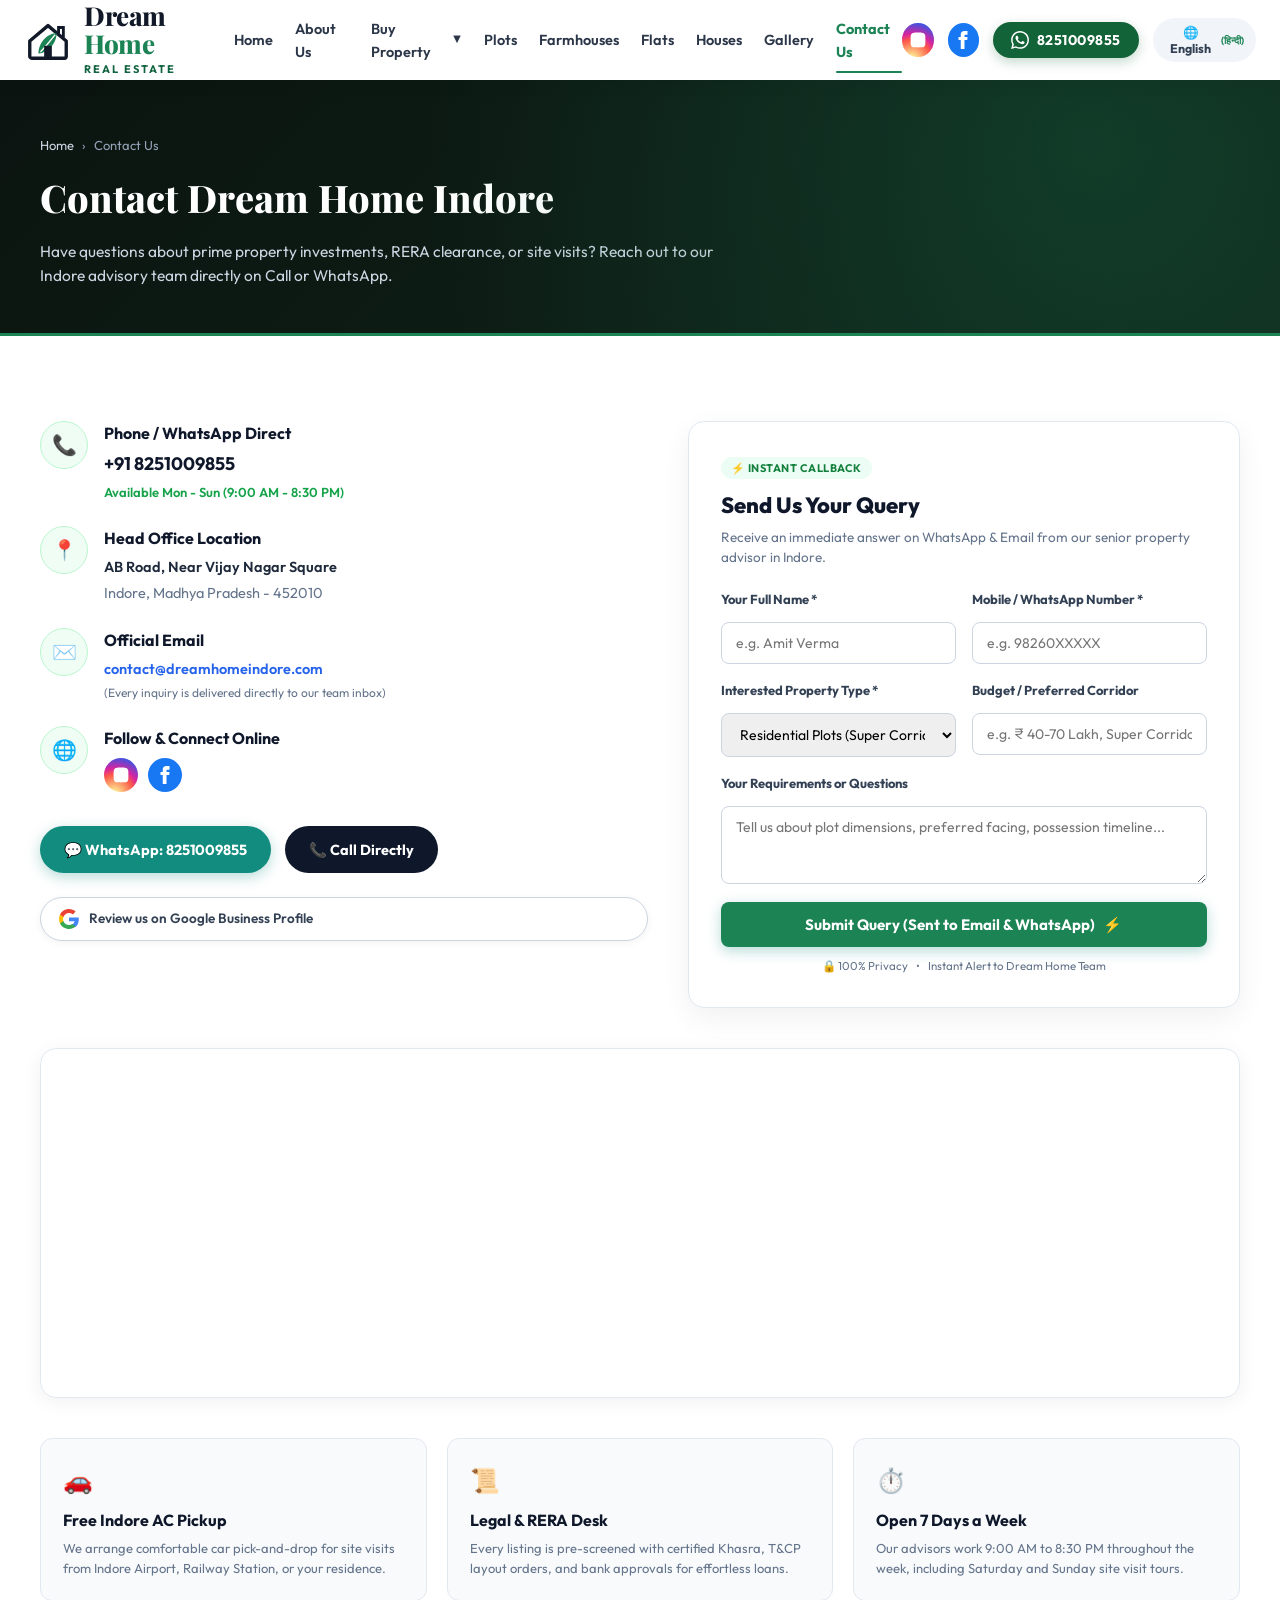
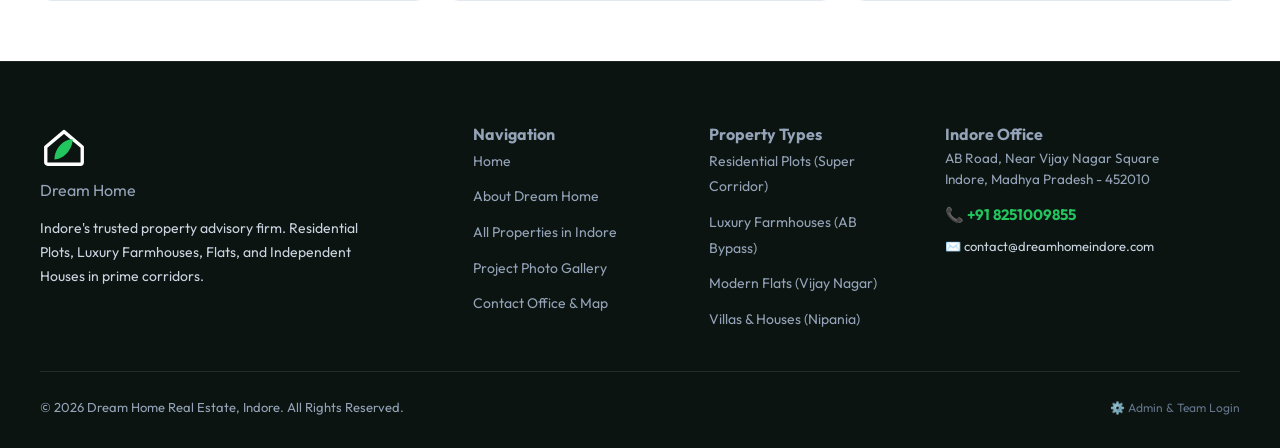
<file: contact.html>
<!DOCTYPE html>
<html lang="en">
<head>
  <meta charset="UTF-8">
  <meta name="viewport" content="width=device-width, initial-scale=1.0">
  <title>Contact Us | Dream Home Real Estate Indore</title>
  
  <!-- SEO Meta Tags -->
  <meta name="description" content="Contact Dream Home Real Estate Indore. Speak with property specialists for RERA approved residential plots, luxury farmhouses, flats, and villas in Indore.">
  <meta name="keywords" content="Contact Dream Home Indore, real estate office Indore, property dealers Vijay Nagar Indore, contact property consultant Indore">

  <!-- Favicon -->
  <link rel="icon" type="image/svg+xml" href="data:image/svg+xml,<svg xmlns='http://www.w3.org/2000/svg' viewBox='0 0 24 24' fill='%231b8354'><path d='M12 3L2 12h3v8h6v-6h2v6h6v-8h3L12 3z'/></svg>">

  <!-- Google Fonts -->
  <link rel="preconnect" href="https://fonts.googleapis.com">
  <link rel="preconnect" href="https://fonts.gstatic.com" crossorigin>
  <link href="https://fonts.googleapis.com/css2?family=Outfit:wght@400;500;600;700;800&family=Playfair+Display:ital,wght@0,600;0,700;0,800;1,600&family=Plus+Jakarta+Sans:wght@400;500;600;700&display=swap" rel="stylesheet">

  <!-- Stylesheet -->
  <link rel="stylesheet" href="css/style.css">
</head>
<body>

  <!-- ==========================================================================
       Header & Navigation
       ========================================================================== -->
  <header class="site-header">
    <div class="nav-container">
      <a href="index.html" class="brand-logo" title="Dream Home Real Estate Indore">
        <svg class="logo-icon-svg" viewBox="0 0 100 100" fill="none">
          <path d="M12 52L50 20L88 52V84C88 86.2 86.2 88 84 88H16C13.8 88 12 86.2 12 84V52Z" stroke="#111827" stroke-width="7" stroke-linecap="round" stroke-linejoin="round"/>
          <path d="M72 35V24H82V43" stroke="#111827" stroke-width="6" stroke-linecap="round"/>
          <path d="M30 78C30 55 50 35 68 36C68 56 50 78 30 78Z" fill="#1b8354"/>
          <path d="M35 74C45 64 56 50 64 40" stroke="#ffffff" stroke-width="3" stroke-linecap="round"/>
          <rect x="42" y="62" width="16" height="26" rx="2" fill="#111827"/>
        </svg>
        <div class="logo-text-group">
          <div class="logo-title">Dream <span>Home</span></div>
          <div class="logo-subtitle">Real Estate</div>
        </div>
      </a>

      <nav class="main-nav">
        <a href="index.html" class="nav-link">Home</a>
        <a href="about.html" class="nav-link">About Us</a>
        
        <div class="nav-dropdown-wrapper">
          <a href="properties.html" class="nav-link">
            Buy Property <span class="dropdown-arrow">▼</span>
          </a>
          <div class="dropdown-menu">
            <a href="properties.html?category=plots" class="dropdown-item">🟢 Residential Plots</a>
            <a href="properties.html?category=farmhouses" class="dropdown-item">🟡 Farmhouses</a>
            <a href="properties.html?category=flats" class="dropdown-item">🔵 Flats</a>
            <a href="properties.html?category=houses" class="dropdown-item">🟣 Residential Houses</a>
          </div>
        </div>

        <a href="properties.html?category=plots" class="nav-link">Plots</a>
        <a href="properties.html?category=farmhouses" class="nav-link">Farmhouses</a>
        <a href="properties.html?category=flats" class="nav-link">Flats</a>
        <a href="properties.html?category=houses" class="nav-link">Houses</a>
        <a href="gallery.html" class="nav-link">Gallery</a>
        <a href="contact.html" class="nav-link active">Contact Us</a>
      </nav>

      <div class="header-actions">
        <a href="https://www.instagram.com/dreamhomeindore" target="_blank" rel="noopener noreferrer" class="social-icon-btn social-instagram" title="Instagram">
          <svg width="18" height="18" viewBox="0 0 24 24" fill="currentColor"><path d="M12 2.163c3.204 0 3.584.012 4.85.07 3.252.148 4.771 1.691 4.919 4.919.058 1.265.069 1.645.069 4.849 0 3.205-.012 3.584-.069 4.849-.149 3.225-1.664 4.771-4.919 4.919-1.266.058-1.644.07-4.85.07-3.204 0-3.584-.012-4.849-.07-3.26-.149-4.771-1.699-4.919-4.92-.058-1.265-.07-1.644-.07-4.849 0-3.204.013-3.583.07-4.849.149-3.227 1.664-4.771 4.919-4.919 1.266-.057 1.645-.069 4.849-.069z"/></svg>
        </a>
        <a href="https://www.facebook.com/dreamhomeindore" target="_blank" rel="noopener noreferrer" class="social-icon-btn social-facebook" title="Facebook">
          <svg width="18" height="18" viewBox="0 0 24 24" fill="currentColor"><path d="M9 8H6v4h3v12h5V12h3.642L18 8h-4V6.333C14 5.374 14.5 5 15.6 5H18V0h-3.808C10.597 0 9 1.583 9 4.615V8z"/></svg>
        </a>

        <a href="https://wa.me/918251009855?text=Hello%20Dream%20Home%20Indore,%20I%20want%20to%20connect%20with%20your%20team" target="_blank" rel="noopener noreferrer" class="header-phone-pill" title="WhatsApp Dream Home">
          <svg viewBox="0 0 24 24"><path d="M.057 24l1.687-6.163c-1.041-1.804-1.588-3.849-1.587-5.946.003-6.556 5.338-11.891 11.893-11.891 3.181.001 6.167 1.24 8.413 3.488 2.245 2.248 3.481 5.236 3.48 8.414-.003 6.557-5.338 11.892-11.893 11.892-1.99-.001-3.951-.5-5.688-1.448l-6.305 1.654zm6.597-3.807c1.676.995 3.276 1.591 5.392 1.592 5.448 0 9.886-4.434 9.889-9.885.002-5.462-4.415-9.89-9.881-9.892-5.452 0-9.887 4.434-9.889 9.884-.001 2.225.651 3.891 1.746 5.634l-.999 3.648 3.742-.981zm11.387-5.464c-.074-.124-.272-.198-.57-.347-.297-.149-1.758-.868-2.031-.967-.272-.099-.47-.149-.669.149-.198.297-.768.967-.941 1.165-.173.198-.347.223-.644.074-.297-.149-1.255-.462-2.39-1.475-.883-.788-1.48-1.761-1.653-2.059-.173-.297-.018-.458.13-.606.134-.133.297-.347.446-.521.151-.172.2-.296.3-.495.099-.198.05-.372-.025-.521-.075-.148-.669-1.611-.916-2.206-.242-.579-.487-.501-.669-.51l-.57-.01c-.198 0-.52.074-.792.372s-1.04 1.016-1.04 2.479 1.065 2.876 1.213 3.074c.149.198 2.095 3.2 5.076 4.487.709.306 1.263.489 1.694.626.712.226 1.36.194 1.872.118.571-.085 1.758-.719 2.006-1.413.248-.695.248-1.29.173-1.414z"/></svg>
          <span>8251009855</span>
        </a>

        <button id="langToggleBtn" class="btn-lang-toggle" title="Switch Language">
          <span>🌐 English</span>
        </button>

        <button id="mobileToggleBtn" class="mobile-toggle-btn" aria-label="Open Navigation Menu">☰</button>
      </div>
    </div>
  </header>

  <!-- Mobile Drawer Menu -->
  <div id="mobileNavDrawer" class="modal-backdrop" style="justify-content: flex-start; z-index: 2500;">
    <div style="background: #ffffff; width: 280px; height: 100%; padding: 24px; box-shadow: 4px 0 20px rgba(0,0,0,0.2); display: flex; flex-direction: column;">
      <div style="display: flex; justify-content: space-between; align-items: center; margin-bottom: 24px;">
        <div style="font-family: var(--font-serif); font-size: 20px; font-weight: 800; color: #111827;">Dream <span style="color: #1b8354;">Home</span></div>
        <button id="mobileDrawerClose" style="font-size: 24px; color: #64748b; background: none; border: none; cursor: pointer;">✕</button>
      </div>

      <nav style="display: flex; flex-direction: column; gap: 14px; font-size: 16px; font-weight: 600;">
        <a href="index.html" class="mobile-drawer-link">Home</a>
        <a href="about.html" class="mobile-drawer-link">About Us</a>
        <a href="properties.html" class="mobile-drawer-link">Buy Property (All)</a>
        <a href="properties.html?category=plots" class="mobile-drawer-link">🟢 Residential Plots</a>
        <a href="properties.html?category=farmhouses" class="mobile-drawer-link">🟡 Farmhouses</a>
        <a href="properties.html?category=flats" class="mobile-drawer-link">🔵 Flats</a>
        <a href="properties.html?category=houses" class="mobile-drawer-link">🟣 Residential Houses</a>
        <a href="gallery.html" class="mobile-drawer-link">Gallery</a>
        <a href="contact.html" class="mobile-drawer-link" style="color: #1b8354;">Contact Us</a>
      </nav>

      <div style="margin-top: auto; padding-top: 20px; border-top: 1px solid #e2e8f0;">
        <a href="https://wa.me/918251009855" target="_blank" class="header-phone-pill" style="justify-content: center; width: 100%; margin-bottom: 10px;">
          <span>WhatsApp: 8251009855</span>
        </a>
        <a href="tel:8251009855" class="btn-prop-call" style="justify-content: center; width: 100%; padding: 10px;">
          <span>📞 Call 8251009855</span>
        </a>
      </div>
    </div>
  </div>

  <!-- ==========================================================================
       Subpage Banner & Breadcrumb
       ========================================================================== -->
  <section class="subpage-banner">
    <div class="container">
      <div class="subpage-breadcrumb">
        <a href="index.html">Home</a>
        <span>›</span>
        <span>Contact Us</span>
      </div>
      <h1 class="subpage-title">Contact Dream Home Indore</h1>
      <p class="subpage-subtitle">
        Have questions about prime property investments, RERA clearance, or site visits? Reach out to our Indore advisory team directly on Call or WhatsApp.
      </p>
    </div>
  </section>

  <!-- ==========================================================================
       Contact Us Details & Direct Query Section
       ========================================================================== -->
  <section class="contact-map-section" style="padding: 50px 0 60px 0; background: #ffffff;">
    <div class="container">
      
      <div class="contact-layout-grid">
        
        <!-- Column 1: Contact Details -->
        <div class="contact-details-box">
          <!-- Phone / WhatsApp -->
          <div class="contact-info-tile">
            <div class="contact-tile-icon">📞</div>
            <div class="contact-tile-text">
              <h4>Phone / WhatsApp Direct</h4>
              <p><a href="tel:8251009855" style="color: #0f172a; font-weight: 700; font-size: 18px;">+91 8251009855</a></p>
              <p style="font-size: 13px; color: #16a34a; font-weight: 600;">Available Mon - Sun (9:00 AM - 8:30 PM)</p>
            </div>
          </div>

          <!-- Office Location -->
          <div class="contact-info-tile">
            <div class="contact-tile-icon">📍</div>
            <div class="contact-tile-text">
              <h4>Head Office Location</h4>
              <p style="font-weight: 600; color: #1e293b;">AB Road, Near Vijay Nagar Square</p>
              <p>Indore, Madhya Pradesh - 452010</p>
            </div>
          </div>

          <!-- Official Email -->
          <div class="contact-info-tile">
            <div class="contact-tile-icon">✉️</div>
            <div class="contact-tile-text">
              <h4>Official Email</h4>
              <p><a href="mailto:contact@dreamhomeindore.com" style="color: #2563eb; font-weight: 600;">contact@dreamhomeindore.com</a></p>
              <p style="font-size: 12px; color: #64748b;">(Every inquiry is delivered directly to our team inbox)</p>
            </div>
          </div>

          <!-- Social Links -->
          <div class="contact-info-tile">
            <div class="contact-tile-icon">🌐</div>
            <div class="contact-tile-text">
              <h4>Follow & Connect Online</h4>
              <div style="display: flex; gap: 10px; margin-top: 6px;">
                <a href="https://www.instagram.com/dreamhomeindore" target="_blank" rel="noopener noreferrer" class="social-icon-btn social-instagram" title="Instagram">
                  <svg width="18" height="18" viewBox="0 0 24 24" fill="currentColor"><path d="M12 2.163c3.204 0 3.584.012 4.85.07 3.252.148 4.771 1.691 4.919 4.919.058 1.265.069 1.645.069 4.849 0 3.205-.012 3.584-.069 4.849-.149 3.225-1.664 4.771-4.919 4.919-1.266.058-1.644.07-4.85.07-3.204 0-3.584-.012-4.849-.07-3.26-.149-4.771-1.699-4.919-4.92-.058-1.265-.07-1.644-.07-4.849 0-3.204.013-3.583.07-4.849.149-3.227 1.664-4.771 4.919-4.919 1.266-.057 1.645-.069 4.849-.069z"/></svg>
                </a>
                <a href="https://www.facebook.com/dreamhomeindore" target="_blank" rel="noopener noreferrer" class="social-icon-btn social-facebook" title="Facebook">
                  <svg width="18" height="18" viewBox="0 0 24 24" fill="currentColor"><path d="M9 8H6v4h3v12h5V12h3.642L18 8h-4V6.333C14 5.374 14.5 5 15.6 5H18V0h-3.808C10.597 0 9 1.583 9 4.615V8z"/></svg>
                </a>
              </div>
            </div>
          </div>

          <!-- Direct WhatsApp & Call Buttons -->
          <div class="contact-direct-actions">
            <a href="https://wa.me/918251009855?text=Hello%20Dream%20Home%20Indore,%20I%20want%20to%20connect%20with%20your%20team" target="_blank" class="btn-action-wa-big">
              💬 WhatsApp: 8251009855
            </a>
            <a href="tel:8251009855" class="btn-action-call-big">
              📞 Call Directly
            </a>
          </div>

          <!-- Google Review Badge -->
          <a href="https://maps.google.com/?q=Vijay+Nagar+Indore" target="_blank" rel="noopener noreferrer" class="google-business-badge-btn">
            <svg width="20" height="20" viewBox="0 0 24 24">
              <path fill="#4285F4" d="M23.745 12.27c0-.7-.06-1.4-.19-2.07H12v4.51h6.6c-.29 1.52-1.14 2.82-2.4 3.68v3.05h3.88c2.27-2.09 3.665-5.17 3.665-9.17z"/>
              <path fill="#34A853" d="M12 24c3.24 0 5.95-1.08 7.93-2.91l-3.88-3.05c-1.08.72-2.45 1.16-4.05 1.16-3.12 0-5.77-2.1-6.72-4.93H1.25v3.15C3.26 21.36 7.33 24 12 24z"/>
              <path fill="#FBBC05" d="M5.28 14.27c-.25-.72-.38-1.49-.38-2.27s.13-1.55.38-2.27V6.58H1.25C.45 8.18 0 9.99 0 12s.45 3.82 1.25 5.42l4.03-3.15z"/>
              <path fill="#EA4335" d="M12 4.75c1.77 0 3.35.61 4.6 1.8l3.42-3.42C17.95 1.19 15.24 0 12 0 7.33 0 3.26 2.64 1.25 6.58l4.03 3.15c.95-2.83 3.6-4.98 6.72-4.98z"/>
            </svg>
            <span>Review us on Google Business Profile</span>
          </a>
        </div>

        <!-- Column 2: Direct Contact Query Form -->
        <div class="contact-form-box" style="background: #ffffff; border-radius: 16px; padding: 32px; box-shadow: 0 10px 30px rgba(0,0,0,0.06); border: 1px solid #e2e8f0;">
          <div style="margin-bottom: 22px;">
            <span style="background: #ecfdf5; color: #15803d; font-size: 11px; font-weight: 700; padding: 4px 10px; border-radius: 999px; text-transform: uppercase; letter-spacing: 0.5px;">⚡ Instant Callback</span>
            <h3 style="font-size: 22px; font-weight: 800; color: #0f172a; margin: 8px 0 4px 0;">Send Us Your Query</h3>
            <p style="font-size: 13.5px; color: #64748b; line-height: 1.5;">Receive an immediate answer on WhatsApp & Email from our senior property advisor in Indore.</p>
          </div>

          <form id="contactQueryForm">
            <div class="booking-form-grid" style="margin-bottom: 16px;">
              <div class="form-group">
                <label for="contactQueryName" style="font-weight: 700; font-size: 13px; color: #334155; margin-bottom: 6px; display: block;">Your Full Name *</label>
                <input type="text" id="contactQueryName" placeholder="e.g. Amit Verma" required style="padding: 11px 14px; border: 1.5px solid #cbd5e1; border-radius: 8px; width: 100%; font-size: 14px;">
              </div>
              <div class="form-group">
                <label for="contactQueryPhone" style="font-weight: 700; font-size: 13px; color: #334155; margin-bottom: 6px; display: block;">Mobile / WhatsApp Number *</label>
                <input type="tel" id="contactQueryPhone" placeholder="e.g. 98260XXXXX" required style="padding: 11px 14px; border: 1.5px solid #cbd5e1; border-radius: 8px; width: 100%; font-size: 14px;">
              </div>
            </div>

            <div class="booking-form-grid" style="margin-bottom: 16px;">
              <div class="form-group">
                <label for="contactQueryCategory" style="font-weight: 700; font-size: 13px; color: #334155; margin-bottom: 6px; display: block;">Interested Property Type *</label>
                <select id="contactQueryCategory" style="padding: 11px 14px; border: 1.5px solid #cbd5e1; border-radius: 8px; width: 100%; font-size: 14px;">
                  <option value="Residential Plots (Super Corridor / Bypass)">Residential Plots (Super Corridor / Bypass)</option>
                  <option value="Farmhouses (AB Bypass Road / Mhow)">Farmhouses (AB Bypass Road / Mhow)</option>
                  <option value="Luxury Flats (Vijay Nagar / AB Road)">Luxury Flats (Vijay Nagar / AB Road)</option>
                  <option value="Residential Houses & Villas (Nipania)">Residential Houses & Villas (Nipania)</option>
                  <option value="Commercial / Investment Land">Commercial / Investment Land</option>
                  <option value="General Property Consultation">General Property Consultation</option>
                </select>
              </div>
              <div class="form-group">
                <label for="contactQueryBudget" style="font-weight: 700; font-size: 13px; color: #334155; margin-bottom: 6px; display: block;">Budget / Preferred Corridor</label>
                <input type="text" id="contactQueryBudget" placeholder="e.g. ₹ 40-70 Lakh, Super Corridor" style="padding: 11px 14px; border: 1.5px solid #cbd5e1; border-radius: 8px; width: 100%; font-size: 14px;">
              </div>
            </div>

            <div class="form-group" style="margin-bottom: 18px;">
              <label for="contactQueryMessage" style="font-weight: 700; font-size: 13px; color: #334155; margin-bottom: 6px; display: block;">Your Requirements or Questions</label>
              <textarea id="contactQueryMessage" rows="3" placeholder="Tell us about plot dimensions, preferred facing, possession timeline..." style="padding: 11px 14px; border: 1.5px solid #cbd5e1; border-radius: 8px; width: 100%; font-size: 14px;"></textarea>
            </div>

            <button type="submit" class="btn-action-wa-big" style="width: 100%; justify-content: center; padding: 13px; font-size: 15px; font-weight: 700; background: #1b8354; border-radius: 8px; border: none; cursor: pointer;">
              <span>Submit Query (Sent to Email & WhatsApp)</span>
              <span>⚡</span>
            </button>
            <div style="font-size: 11.5px; color: #64748b; text-align: center; margin-top: 10px; display: flex; align-items: center; justify-content: center; gap: 8px;">
              <span>🔒 100% Privacy</span> • <span>Instant Alert to Dream Home Team</span>
            </div>
          </form>
        </div>

      </div>

      <!-- Google Maps Embed -->
      <div style="margin-top: 40px; border-radius: 16px; overflow: hidden; height: 350px; box-shadow: 0 4px 20px rgba(0,0,0,0.06); border: 1px solid #e2e8f0;">
        <iframe 
          src="https://www.google.com/maps/embed?pb=!1m18!1m12!1m3!1d117763.5516086389!2d75.79527633719036!3d22.724213799999998!2m3!1f0!2f0!3f0!3m2!1i1024!2i768!4f13.1!3m3!1m2!1s0x3962fcad1b410ddb%3A0x96ec4da356240f4!2sIndore%2C%20Madhya%20Pradesh!5e0!3m2!1sen!2sin!4v1700000000000!5m2!1sen!2sin" 
          allowfullscreen="" 
          loading="lazy" 
          referrerpolicy="no-referrer-when-downgrade" 
          title="Dream Home Indore Office Map Location"
          style="width: 100%; height: 100%; border: 0;">
        </iframe>
      </div>

      <!-- FAQ & Pickup Assistance Strip -->
      <div style="margin-top: 40px; display: grid; grid-template-columns: repeat(3, 1fr); gap: 20px;">
        <div style="background: #f8fafc; border: 1px solid #e2e8f0; border-radius: 12px; padding: 22px;">
          <div style="font-size: 24px; margin-bottom: 8px;">🚗</div>
          <h4 style="font-size: 16px; font-weight: 700; color: #0f172a; margin-bottom: 6px;">Free Indore AC Pickup</h4>
          <p style="font-size: 13px; color: #64748b; margin: 0; line-height: 1.5;">We arrange comfortable car pick-and-drop for site visits from Indore Airport, Railway Station, or your residence.</p>
        </div>
        <div style="background: #f8fafc; border: 1px solid #e2e8f0; border-radius: 12px; padding: 22px;">
          <div style="font-size: 24px; margin-bottom: 8px;">📜</div>
          <h4 style="font-size: 16px; font-weight: 700; color: #0f172a; margin-bottom: 6px;">Legal & RERA Desk</h4>
          <p style="font-size: 13px; color: #64748b; margin: 0; line-height: 1.5;">Every listing is pre-screened with certified Khasra, T&CP layout orders, and bank approvals for effortless loans.</p>
        </div>
        <div style="background: #f8fafc; border: 1px solid #e2e8f0; border-radius: 12px; padding: 22px;">
          <div style="font-size: 24px; margin-bottom: 8px;">⏱️</div>
          <h4 style="font-size: 16px; font-weight: 700; color: #0f172a; margin-bottom: 6px;">Open 7 Days a Week</h4>
          <p style="font-size: 13px; color: #64748b; margin: 0; line-height: 1.5;">Our advisors work 9:00 AM to 8:30 PM throughout the week, including Saturday and Sunday site visit tours.</p>
        </div>
      </div>

    </div>
  </section>

  <!-- ==========================================================================
       Booking Confirmation Modal
       ========================================================================== -->
  <div id="confirmationModal" class="modal-backdrop">
    <div class="modal-card" style="max-width: 500px; text-align: center;">
      <button class="modal-close-btn modal-close-trigger">&times;</button>
      <div class="modal-body">
        <div style="font-size: 50px; margin-bottom: 10px;">🎉</div>
        <h3 id="confirmModalTitle" style="font-size: 22px; font-weight: 800; color: #0f172a;">Inquiry Received Successfully!</h3>
        <div id="confirmModalDetails"></div>
        <div style="font-size: 12px; color: #15803d; font-weight: 600; margin: 10px 0 6px 0; background: #f0fdf4; border: 1px solid #bbf7d0; border-radius: 8px; padding: 6px 12px;">
          ⚡ Query alert dispatched to Dream Home Management via Email & WhatsApp
        </div>
        <a id="confirmModalWaBtn" href="#" target="_blank" class="btn-action-wa-big" style="width: 100%; justify-content: center; margin-top: 12px;">
          💬 Chat with Dream Home on WhatsApp (8251009855)
        </a>
      </div>
    </div>
  </div>

  <!-- ==========================================================================
       Footer
       ========================================================================== -->
  <footer class="site-footer">
    <div class="container">
      <div class="footer-top-grid">
        <div class="footer-brand-col">
          <div class="footer-logo">
            <svg class="logo-icon-svg" viewBox="0 0 100 100" fill="none">
              <path d="M12 52L50 20L88 52V84C88 86.2 86.2 88 84 88H16C13.8 88 12 86.2 12 84V52Z" stroke="#ffffff" stroke-width="7" stroke-linecap="round" stroke-linejoin="round"/>
              <path d="M30 78C30 55 50 35 68 36C68 56 50 78 30 78Z" fill="#22c55e"/>
            </svg>
            <div class="brand-text">Dream <span>Home</span></div>
          </div>
          <p class="footer-about-text">
            Indore's trusted property advisory firm. Residential Plots, Luxury Farmhouses, Flats, and Independent Houses in prime corridors.
          </p>
        </div>

        <div class="footer-links-col">
          <h4>Navigation</h4>
          <ul class="footer-links-list">
            <li><a href="index.html">Home</a></li>
            <li><a href="about.html">About Dream Home</a></li>
            <li><a href="properties.html">All Properties in Indore</a></li>
            <li><a href="gallery.html">Project Photo Gallery</a></li>
            <li><a href="contact.html">Contact Office & Map</a></li>
          </ul>
        </div>

        <div class="footer-links-col">
          <h4>Property Types</h4>
          <ul class="footer-links-list">
            <li><a href="properties.html?category=plots">Residential Plots (Super Corridor)</a></li>
            <li><a href="properties.html?category=farmhouses">Luxury Farmhouses (AB Bypass)</a></li>
            <li><a href="properties.html?category=flats">Modern Flats (Vijay Nagar)</a></li>
            <li><a href="properties.html?category=houses">Villas & Houses (Nipania)</a></li>
          </ul>
        </div>

        <div class="footer-links-col">
          <h4>Indore Office</h4>
          <p style="font-size: 13.5px; color: #94a3b8; line-height: 1.6; margin-bottom: 12px;">
            AB Road, Near Vijay Nagar Square<br>
            Indore, Madhya Pradesh - 452010
          </p>
          <a href="tel:8251009855" style="color: #22c55e; font-weight: 700; font-size: 15px; display: block; margin-bottom: 6px;">📞 +91 8251009855</a>
          <a href="mailto:contact@dreamhomeindore.com" style="color: #cbd5e1; font-size: 13px;">✉️ contact@dreamhomeindore.com</a>
        </div>
      </div>

      <div class="footer-bottom-bar">
        <div>© 2026 Dream Home Real Estate, Indore. All Rights Reserved.</div>
        <div>
          <a href="admin.html" style="color: #64748b; font-size: 12px; text-decoration: none;">⚙️ Admin & Team Login</a>
        </div>
      </div>
    </div>
  </footer>

  <!-- Sticky Mobile Bar -->
  <div class="mobile-sticky-action-bar">
    <a href="tel:8251009855" class="btn-sticky-call">📞 Call Now</a>
    <a href="https://wa.me/918251009855" target="_blank" class="btn-sticky-wa">💬 WhatsApp</a>
    <a href="properties.html" class="btn-sticky-visit">🏡 View Properties</a>
  </div>

  <!-- Shared Data Scripts -->
  <script src="js/properties-data.js"></script>
  <script src="js/app.js"></script>
</body>
</html>
</file>
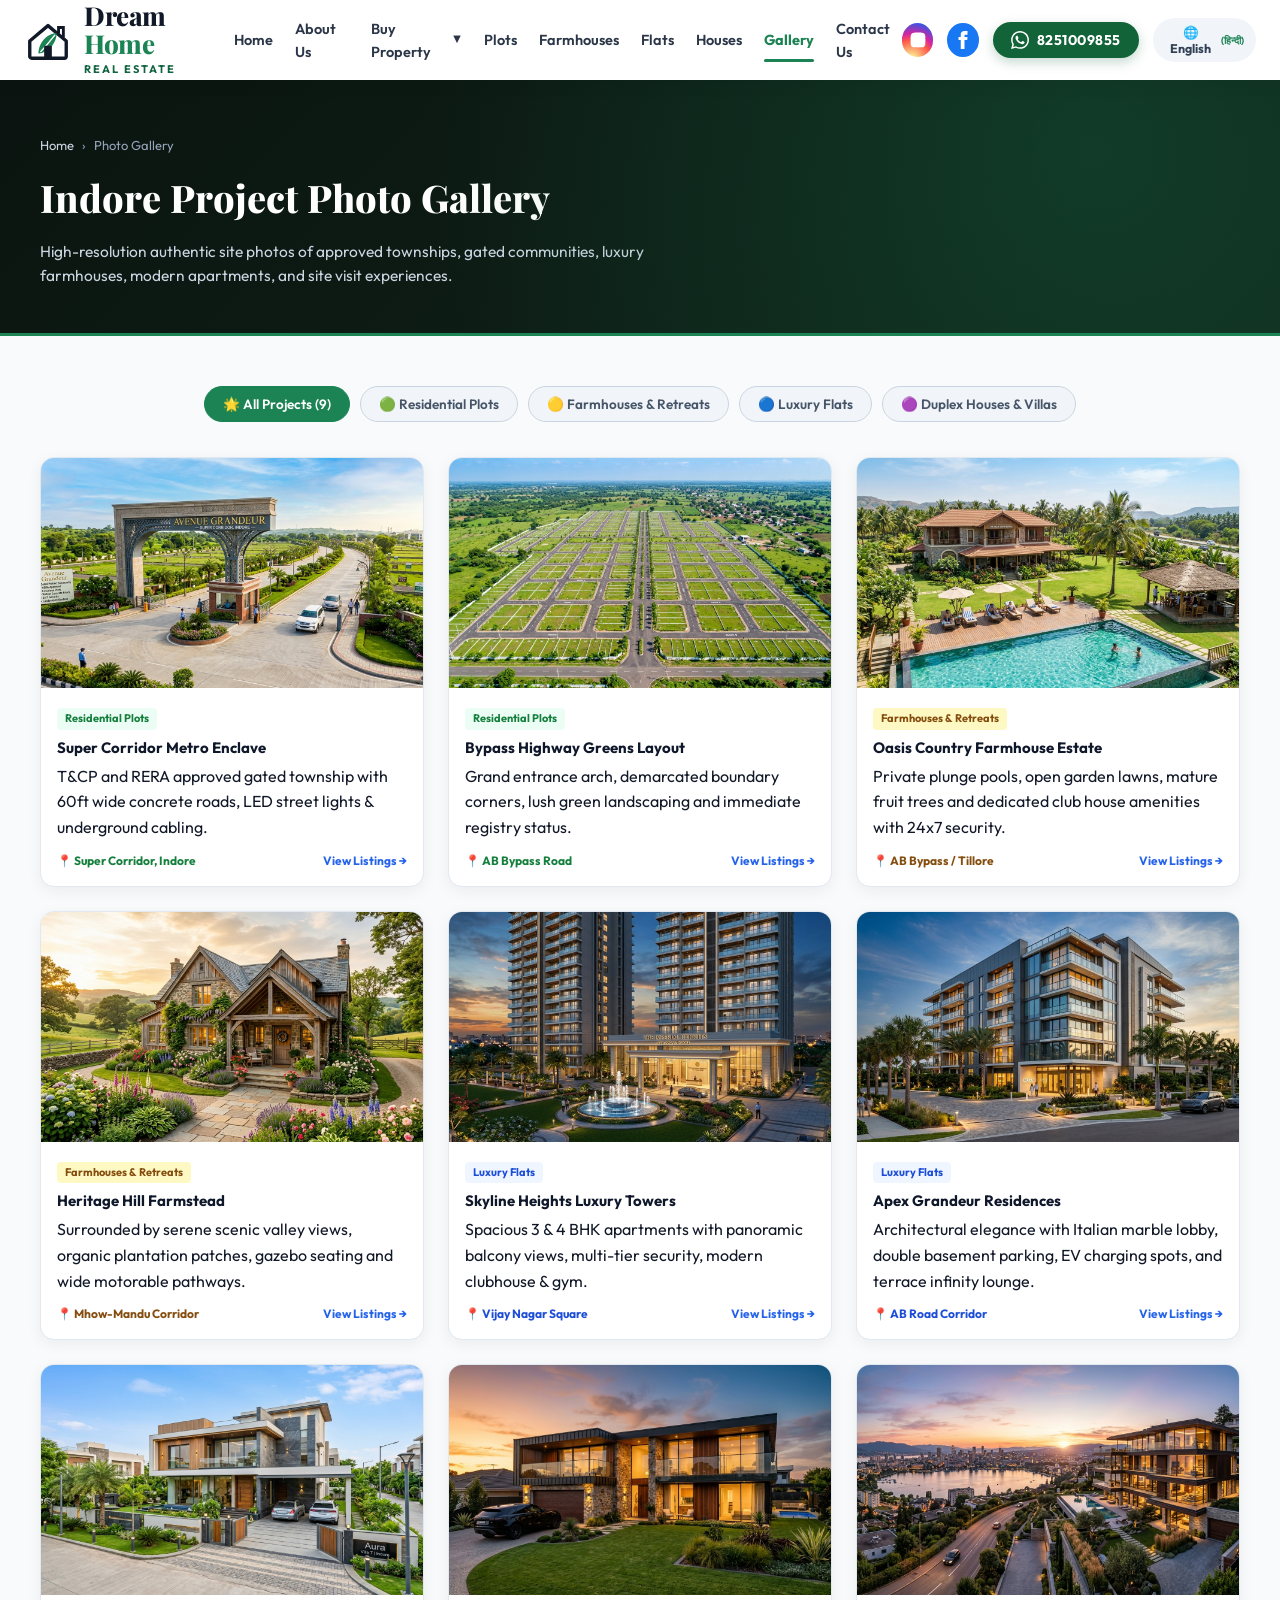
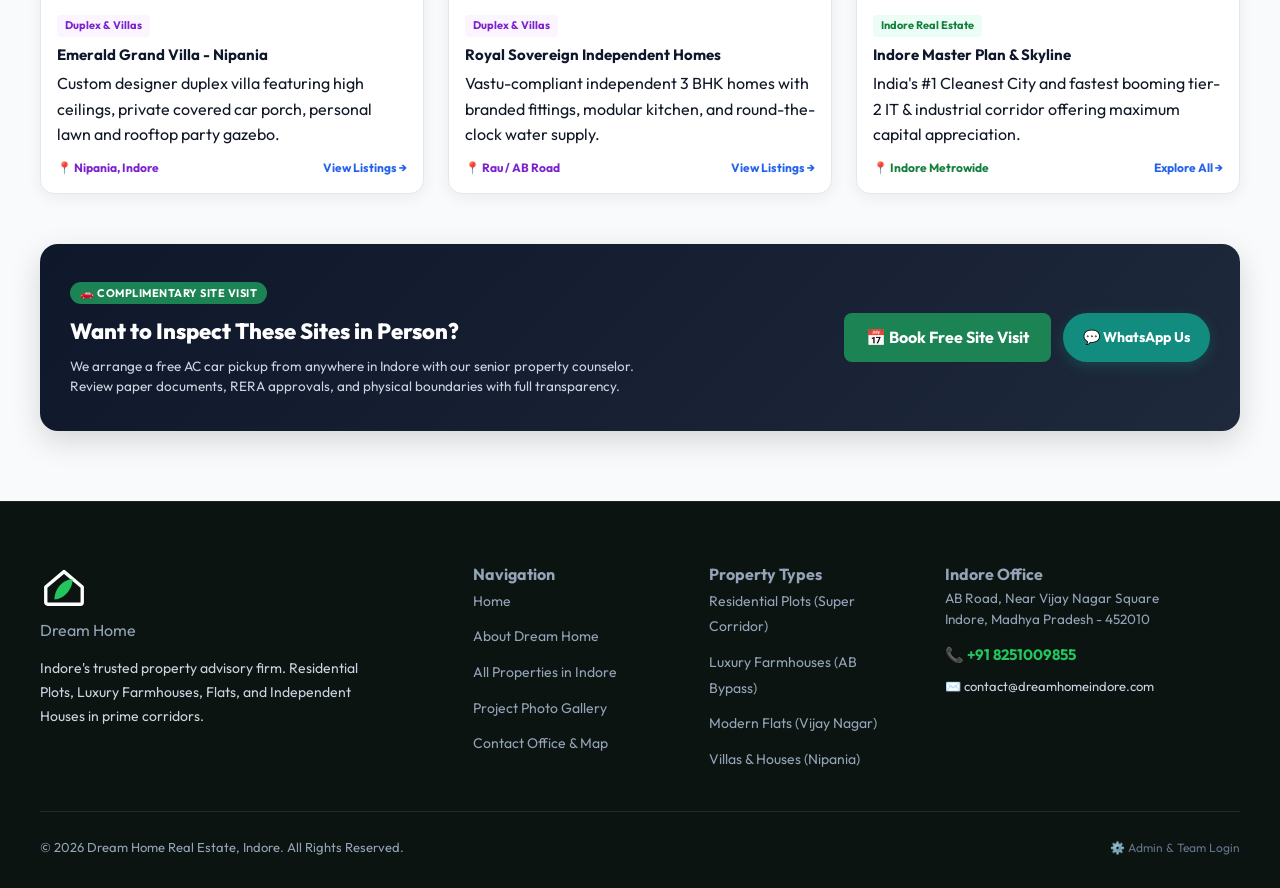
<file: gallery.html>
<!DOCTYPE html>
<html lang="en">
<head>
  <meta charset="UTF-8">
  <meta name="viewport" content="width=device-width, initial-scale=1.0">
  <title>Photo Gallery | Dream Home Real Estate Indore</title>
  
  <!-- SEO Meta Tags -->
  <meta name="description" content="View authentic real estate photos of residential plots, luxury farmhouses, modern apartments, and independent duplex villas in Indore. Dream Home Real Estate.">
  <meta name="keywords" content="Indore real estate gallery, property photos Indore, Super corridor plots photos, luxury farmhouses Indore photos, Vijay Nagar flats gallery">

  <!-- Favicon -->
  <link rel="icon" type="image/svg+xml" href="data:image/svg+xml,<svg xmlns='http://www.w3.org/2000/svg' viewBox='0 0 24 24' fill='%231b8354'><path d='M12 3L2 12h3v8h6v-6h2v6h6v-8h3L12 3z'/></svg>">

  <!-- Google Fonts -->
  <link rel="preconnect" href="https://fonts.googleapis.com">
  <link rel="preconnect" href="https://fonts.gstatic.com" crossorigin>
  <link href="https://fonts.googleapis.com/css2?family=Outfit:wght@400;500;600;700;800&family=Playfair+Display:ital,wght@0,600;0,700;0,800;1,600&family=Plus+Jakarta+Sans:wght@400;500;600;700&display=swap" rel="stylesheet">

  <!-- Stylesheet -->
  <link rel="stylesheet" href="css/style.css">
</head>
<body>

  <!-- ==========================================================================
       Header & Navigation
       ========================================================================== -->
  <header class="site-header">
    <div class="nav-container">
      <a href="index.html" class="brand-logo" title="Dream Home Real Estate Indore">
        <svg class="logo-icon-svg" viewBox="0 0 100 100" fill="none">
          <path d="M12 52L50 20L88 52V84C88 86.2 86.2 88 84 88H16C13.8 88 12 86.2 12 84V52Z" stroke="#111827" stroke-width="7" stroke-linecap="round" stroke-linejoin="round"/>
          <path d="M72 35V24H82V43" stroke="#111827" stroke-width="6" stroke-linecap="round"/>
          <path d="M30 78C30 55 50 35 68 36C68 56 50 78 30 78Z" fill="#1b8354"/>
          <path d="M35 74C45 64 56 50 64 40" stroke="#ffffff" stroke-width="3" stroke-linecap="round"/>
          <rect x="42" y="62" width="16" height="26" rx="2" fill="#111827"/>
        </svg>
        <div class="logo-text-group">
          <div class="logo-title">Dream <span>Home</span></div>
          <div class="logo-subtitle">Real Estate</div>
        </div>
      </a>

      <nav class="main-nav">
        <a href="index.html" class="nav-link">Home</a>
        <a href="about.html" class="nav-link">About Us</a>
        
        <div class="nav-dropdown-wrapper">
          <a href="properties.html" class="nav-link">
            Buy Property <span class="dropdown-arrow">▼</span>
          </a>
          <div class="dropdown-menu">
            <a href="properties.html?category=plots" class="dropdown-item">🟢 Residential Plots</a>
            <a href="properties.html?category=farmhouses" class="dropdown-item">🟡 Farmhouses</a>
            <a href="properties.html?category=flats" class="dropdown-item">🔵 Flats</a>
            <a href="properties.html?category=houses" class="dropdown-item">🟣 Residential Houses</a>
          </div>
        </div>

        <a href="properties.html?category=plots" class="nav-link">Plots</a>
        <a href="properties.html?category=farmhouses" class="nav-link">Farmhouses</a>
        <a href="properties.html?category=flats" class="nav-link">Flats</a>
        <a href="properties.html?category=houses" class="nav-link">Houses</a>
        <a href="gallery.html" class="nav-link active">Gallery</a>
        <a href="contact.html" class="nav-link">Contact Us</a>
      </nav>

      <div class="header-actions">
        <a href="https://www.instagram.com/dreamhomeindore" target="_blank" rel="noopener noreferrer" class="social-icon-btn social-instagram" title="Instagram">
          <svg width="18" height="18" viewBox="0 0 24 24" fill="currentColor"><path d="M12 2.163c3.204 0 3.584.012 4.85.07 3.252.148 4.771 1.691 4.919 4.919.058 1.265.069 1.645.069 4.849 0 3.205-.012 3.584-.069 4.849-.149 3.225-1.664 4.771-4.919 4.919-1.266.058-1.644.07-4.85.07-3.204 0-3.584-.012-4.849-.07-3.26-.149-4.771-1.699-4.919-4.92-.058-1.265-.07-1.644-.07-4.849 0-3.204.013-3.583.07-4.849.149-3.227 1.664-4.771 4.919-4.919 1.266-.057 1.645-.069 4.849-.069z"/></svg>
        </a>
        <a href="https://www.facebook.com/dreamhomeindore" target="_blank" rel="noopener noreferrer" class="social-icon-btn social-facebook" title="Facebook">
          <svg width="18" height="18" viewBox="0 0 24 24" fill="currentColor"><path d="M9 8H6v4h3v12h5V12h3.642L18 8h-4V6.333C14 5.374 14.5 5 15.6 5H18V0h-3.808C10.597 0 9 1.583 9 4.615V8z"/></svg>
        </a>

        <a href="https://wa.me/918251009855?text=Hello%20Dream%20Home%20Indore,%20I%20would%20like%20to%20view%20more%20project%20photos" target="_blank" rel="noopener noreferrer" class="header-phone-pill" title="WhatsApp Dream Home">
          <svg viewBox="0 0 24 24"><path d="M.057 24l1.687-6.163c-1.041-1.804-1.588-3.849-1.587-5.946.003-6.556 5.338-11.891 11.893-11.891 3.181.001 6.167 1.24 8.413 3.488 2.245 2.248 3.481 5.236 3.48 8.414-.003 6.557-5.338 11.892-11.893 11.892-1.99-.001-3.951-.5-5.688-1.448l-6.305 1.654zm6.597-3.807c1.676.995 3.276 1.591 5.392 1.592 5.448 0 9.886-4.434 9.889-9.885.002-5.462-4.415-9.89-9.881-9.892-5.452 0-9.887 4.434-9.889 9.884-.001 2.225.651 3.891 1.746 5.634l-.999 3.648 3.742-.981zm11.387-5.464c-.074-.124-.272-.198-.57-.347-.297-.149-1.758-.868-2.031-.967-.272-.099-.47-.149-.669.149-.198.297-.768.967-.941 1.165-.173.198-.347.223-.644.074-.297-.149-1.255-.462-2.39-1.475-.883-.788-1.48-1.761-1.653-2.059-.173-.297-.018-.458.13-.606.134-.133.297-.347.446-.521.151-.172.2-.296.3-.495.099-.198.05-.372-.025-.521-.075-.148-.669-1.611-.916-2.206-.242-.579-.487-.501-.669-.51l-.57-.01c-.198 0-.52.074-.792.372s-1.04 1.016-1.04 2.479 1.065 2.876 1.213 3.074c.149.198 2.095 3.2 5.076 4.487.709.306 1.263.489 1.694.626.712.226 1.36.194 1.872.118.571-.085 1.758-.719 2.006-1.413.248-.695.248-1.29.173-1.414z"/></svg>
          <span>8251009855</span>
        </a>

        <button id="langToggleBtn" class="btn-lang-toggle" title="Switch Language">
          <span>🌐 English</span>
        </button>

        <button id="mobileToggleBtn" class="mobile-toggle-btn" aria-label="Open Navigation Menu">☰</button>
      </div>
    </div>
  </header>

  <!-- Mobile Drawer Menu -->
  <div id="mobileNavDrawer" class="modal-backdrop" style="justify-content: flex-start; z-index: 2500;">
    <div style="background: #ffffff; width: 280px; height: 100%; padding: 24px; box-shadow: 4px 0 20px rgba(0,0,0,0.2); display: flex; flex-direction: column;">
      <div style="display: flex; justify-content: space-between; align-items: center; margin-bottom: 24px;">
        <div style="font-family: var(--font-serif); font-size: 20px; font-weight: 800; color: #111827;">Dream <span style="color: #1b8354;">Home</span></div>
        <button id="mobileDrawerClose" style="font-size: 24px; color: #64748b; background: none; border: none; cursor: pointer;">✕</button>
      </div>

      <nav style="display: flex; flex-direction: column; gap: 14px; font-size: 16px; font-weight: 600;">
        <a href="index.html" class="mobile-drawer-link">Home</a>
        <a href="about.html" class="mobile-drawer-link">About Us</a>
        <a href="properties.html" class="mobile-drawer-link">Buy Property (All)</a>
        <a href="properties.html?category=plots" class="mobile-drawer-link">🟢 Residential Plots</a>
        <a href="properties.html?category=farmhouses" class="mobile-drawer-link">🟡 Farmhouses</a>
        <a href="properties.html?category=flats" class="mobile-drawer-link">🔵 Flats</a>
        <a href="properties.html?category=houses" class="mobile-drawer-link">🟣 Residential Houses</a>
        <a href="gallery.html" class="mobile-drawer-link" style="color: #1b8354;">Gallery</a>
        <a href="contact.html" class="mobile-drawer-link">Contact Us</a>
      </nav>

      <div style="margin-top: auto; padding-top: 20px; border-top: 1px solid #e2e8f0;">
        <a href="https://wa.me/918251009855" target="_blank" class="header-phone-pill" style="justify-content: center; width: 100%; margin-bottom: 10px;">
          <span>WhatsApp: 8251009855</span>
        </a>
        <a href="tel:8251009855" class="btn-prop-call" style="justify-content: center; width: 100%; padding: 10px;">
          <span>📞 Call 8251009855</span>
        </a>
      </div>
    </div>
  </div>

  <!-- ==========================================================================
       Subpage Banner & Breadcrumb
       ========================================================================== -->
  <section class="subpage-banner">
    <div class="container">
      <div class="subpage-breadcrumb">
        <a href="index.html">Home</a>
        <span>›</span>
        <span>Photo Gallery</span>
      </div>
      <h1 class="subpage-title">Indore Project Photo Gallery</h1>
      <p class="subpage-subtitle">
        High-resolution authentic site photos of approved townships, gated communities, luxury farmhouses, modern apartments, and site visit experiences.
      </p>
    </div>
  </section>

  <!-- ==========================================================================
       Gallery Section & Category Filters
       ========================================================================== -->
  <section style="padding: 50px 0 70px 0; background: #f8fafc;">
    <div class="container">

      <!-- Category Filter Tabs -->
      <div class="gallery-filter-tabs">
        <button class="gallery-filter-btn active" data-filter="all">🌟 All Projects (9)</button>
        <button class="gallery-filter-btn" data-filter="plots">🟢 Residential Plots</button>
        <button class="gallery-filter-btn" data-filter="farmhouses">🟡 Farmhouses & Retreats</button>
        <button class="gallery-filter-btn" data-filter="flats">🔵 Luxury Flats</button>
        <button class="gallery-filter-btn" data-filter="houses">🟣 Duplex Houses & Villas</button>
      </div>

      <!-- Standalone Gallery Grid -->
      <div class="standalone-gallery-grid">

        <!-- Card 1: Plots -->
        <div class="gallery-item-card" data-category="plots">
          <div class="gallery-img-box">
            <img src="assets/images/prop_plots_supercorridor.jpg" alt="Super Corridor Residential Plots Indore" loading="lazy">
          </div>
          <div class="gallery-item-info">
            <span class="gallery-item-tag">Residential Plots</span>
            <div class="gallery-item-title">Super Corridor Metro Enclave</div>
            <p class="gallery-item-desc">T&CP and RERA approved gated township with 60ft wide concrete roads, LED street lights & underground cabling.</p>
            <div style="margin-top: 10px; display: flex; justify-content: space-between; align-items: center;">
              <span style="font-size: 12px; font-weight: 700; color: #15803d;">📍 Super Corridor, Indore</span>
              <a href="properties.html?category=plots" style="font-size: 12px; font-weight: 700; color: #2563eb; text-decoration: none;">View Listings →</a>
            </div>
          </div>
        </div>

        <!-- Card 2: Plots Layout -->
        <div class="gallery-item-card" data-category="plots">
          <div class="gallery-img-box">
            <img src="assets/images/category_plots.jpg" alt="AB Bypass Green Acres Plotted Project" loading="lazy">
          </div>
          <div class="gallery-item-info">
            <span class="gallery-item-tag">Residential Plots</span>
            <div class="gallery-item-title">Bypass Highway Greens Layout</div>
            <p class="gallery-item-desc">Grand entrance arch, demarcated boundary corners, lush green landscaping and immediate registry status.</p>
            <div style="margin-top: 10px; display: flex; justify-content: space-between; align-items: center;">
              <span style="font-size: 12px; font-weight: 700; color: #15803d;">📍 AB Bypass Road</span>
              <a href="properties.html?category=plots" style="font-size: 12px; font-weight: 700; color: #2563eb; text-decoration: none;">View Listings →</a>
            </div>
          </div>
        </div>

        <!-- Card 3: Farmhouse -->
        <div class="gallery-item-card" data-category="farmhouses">
          <div class="gallery-img-box">
            <img src="assets/images/prop_farmhouse_bypass.jpg" alt="Luxury Farmhouses AB Bypass Indore" loading="lazy">
          </div>
          <div class="gallery-item-info">
            <span class="gallery-item-tag" style="background: #fef9c3; color: #854d0e;">Farmhouses & Retreats</span>
            <div class="gallery-item-title">Oasis Country Farmhouse Estate</div>
            <p class="gallery-item-desc">Private plunge pools, open garden lawns, mature fruit trees and dedicated club house amenities with 24x7 security.</p>
            <div style="margin-top: 10px; display: flex; justify-content: space-between; align-items: center;">
              <span style="font-size: 12px; font-weight: 700; color: #854d0e;">📍 AB Bypass / Tillore</span>
              <a href="properties.html?category=farmhouses" style="font-size: 12px; font-weight: 700; color: #2563eb; text-decoration: none;">View Listings →</a>
            </div>
          </div>
        </div>

        <!-- Card 4: Farmhouse Retreat -->
        <div class="gallery-item-card" data-category="farmhouses">
          <div class="gallery-img-box">
            <img src="assets/images/category_farmhouse.jpg" alt="Heritage Hill Country Farmhouse" loading="lazy">
          </div>
          <div class="gallery-item-info">
            <span class="gallery-item-tag" style="background: #fef9c3; color: #854d0e;">Farmhouses & Retreats</span>
            <div class="gallery-item-title">Heritage Hill Farmstead</div>
            <p class="gallery-item-desc">Surrounded by serene scenic valley views, organic plantation patches, gazebo seating and wide motorable pathways.</p>
            <div style="margin-top: 10px; display: flex; justify-content: space-between; align-items: center;">
              <span style="font-size: 12px; font-weight: 700; color: #854d0e;">📍 Mhow-Mandu Corridor</span>
              <a href="properties.html?category=farmhouses" style="font-size: 12px; font-weight: 700; color: #2563eb; text-decoration: none;">View Listings →</a>
            </div>
          </div>
        </div>

        <!-- Card 5: Flats -->
        <div class="gallery-item-card" data-category="flats">
          <div class="gallery-img-box">
            <img src="assets/images/prop_flats_vijaynagar.jpg" alt="Vijay Nagar Luxury Apartments Indore" loading="lazy">
          </div>
          <div class="gallery-item-info">
            <span class="gallery-item-tag" style="background: #eff6ff; color: #1d4ed8;">Luxury Flats</span>
            <div class="gallery-item-title">Skyline Heights Luxury Towers</div>
            <p class="gallery-item-desc">Spacious 3 & 4 BHK apartments with panoramic balcony views, multi-tier security, modern clubhouse & gym.</p>
            <div style="margin-top: 10px; display: flex; justify-content: space-between; align-items: center;">
              <span style="font-size: 12px; font-weight: 700; color: #1d4ed8;">📍 Vijay Nagar Square</span>
              <a href="properties.html?category=flats" style="font-size: 12px; font-weight: 700; color: #2563eb; text-decoration: none;">View Listings →</a>
            </div>
          </div>
        </div>

        <!-- Card 6: Flats Modern -->
        <div class="gallery-item-card" data-category="flats">
          <div class="gallery-img-box">
            <img src="assets/images/category_flats.jpg" alt="Modern Apartments Indore AB Road" loading="lazy">
          </div>
          <div class="gallery-item-info">
            <span class="gallery-item-tag" style="background: #eff6ff; color: #1d4ed8;">Luxury Flats</span>
            <div class="gallery-item-title">Apex Grandeur Residences</div>
            <p class="gallery-item-desc">Architectural elegance with Italian marble lobby, double basement parking, EV charging spots, and terrace infinity lounge.</p>
            <div style="margin-top: 10px; display: flex; justify-content: space-between; align-items: center;">
              <span style="font-size: 12px; font-weight: 700; color: #1d4ed8;">📍 AB Road Corridor</span>
              <a href="properties.html?category=flats" style="font-size: 12px; font-weight: 700; color: #2563eb; text-decoration: none;">View Listings →</a>
            </div>
          </div>
        </div>

        <!-- Card 7: Houses -->
        <div class="gallery-item-card" data-category="houses">
          <div class="gallery-img-box">
            <img src="assets/images/prop_villa_nipania.jpg" alt="Luxury Villa Nipania Indore" loading="lazy">
          </div>
          <div class="gallery-item-info">
            <span class="gallery-item-tag" style="background: #faf5ff; color: #7e22ce;">Duplex & Villas</span>
            <div class="gallery-item-title">Emerald Grand Villa - Nipania</div>
            <p class="gallery-item-desc">Custom designer duplex villa featuring high ceilings, private covered car porch, personal lawn and rooftop party gazebo.</p>
            <div style="margin-top: 10px; display: flex; justify-content: space-between; align-items: center;">
              <span style="font-size: 12px; font-weight: 700; color: #7e22ce;">📍 Nipania, Indore</span>
              <a href="properties.html?category=houses" style="font-size: 12px; font-weight: 700; color: #2563eb; text-decoration: none;">View Listings →</a>
            </div>
          </div>
        </div>

        <!-- Card 8: Houses Modern -->
        <div class="gallery-item-card" data-category="houses">
          <div class="gallery-img-box">
            <img src="assets/images/category_houses.jpg" alt="Independent Houses Indore Rau" loading="lazy">
          </div>
          <div class="gallery-item-info">
            <span class="gallery-item-tag" style="background: #faf5ff; color: #7e22ce;">Duplex & Villas</span>
            <div class="gallery-item-title">Royal Sovereign Independent Homes</div>
            <p class="gallery-item-desc">Vastu-compliant independent 3 BHK homes with branded fittings, modular kitchen, and round-the-clock water supply.</p>
            <div style="margin-top: 10px; display: flex; justify-content: space-between; align-items: center;">
              <span style="font-size: 12px; font-weight: 700; color: #7e22ce;">📍 Rau / AB Road</span>
              <a href="properties.html?category=houses" style="font-size: 12px; font-weight: 700; color: #2563eb; text-decoration: none;">View Listings →</a>
            </div>
          </div>
        </div>

        <!-- Card 9: Skyline & Landscape -->
        <div class="gallery-item-card" data-category="farmhouses">
          <div class="gallery-img-box">
            <img src="assets/images/hero_banner_indore.jpg" alt="Indore Clean City Real Estate Growth" loading="lazy">
          </div>
          <div class="gallery-item-info">
            <span class="gallery-item-tag" style="background: #ecfdf5; color: #15803d;">Indore Real Estate</span>
            <div class="gallery-item-title">Indore Master Plan & Skyline</div>
            <p class="gallery-item-desc">India's #1 Cleanest City and fastest booming tier-2 IT & industrial corridor offering maximum capital appreciation.</p>
            <div style="margin-top: 10px; display: flex; justify-content: space-between; align-items: center;">
              <span style="font-size: 12px; font-weight: 700; color: #15803d;">📍 Indore Metrowide</span>
              <a href="properties.html" style="font-size: 12px; font-weight: 700; color: #2563eb; text-decoration: none;">Explore All →</a>
            </div>
          </div>
        </div>

      </div>

      <!-- Gallery CTA Strip -->
      <div style="margin-top: 50px; background: linear-gradient(135deg, #0f172a 0%, #1e293b 100%); border-radius: 18px; padding: 35px 30px; color: #ffffff; display: flex; justify-content: space-between; align-items: center; flex-wrap: wrap; gap: 24px; box-shadow: 0 10px 30px rgba(0,0,0,0.15);">
        <div style="max-width: 600px;">
          <span style="background: #1b8354; color: #ffffff; font-size: 11px; font-weight: 700; padding: 4px 10px; border-radius: 999px; text-transform: uppercase; letter-spacing: 0.5px;">🚗 Complimentary Site Visit</span>
          <h3 style="font-size: 22px; font-weight: 800; margin: 10px 0 6px 0; color: #ffffff;">Want to Inspect These Sites in Person?</h3>
          <p style="font-size: 13.5px; color: #cbd5e1; margin: 0; line-height: 1.5;">
            We arrange a free AC car pickup from anywhere in Indore with our senior property counselor. Review paper documents, RERA approvals, and physical boundaries with full transparency.
          </p>
        </div>
        <div style="display: flex; gap: 12px; flex-wrap: wrap;">
          <a href="properties.html#book-visit" class="btn-action-primary" style="background: #1b8354; color: #ffffff; padding: 12px 22px; border-radius: 8px; font-weight: 700; text-decoration: none; display: inline-flex; align-items: center; gap: 8px;">
            <span>📅 Book Free Site Visit</span>
          </a>
          <a href="https://wa.me/918251009855?text=Hello%20Dream%20Home%20Indore,%20I%20want%20to%20plan%20a%20site%20visit%20for%20the%20projects%20in%20your%20gallery" target="_blank" class="btn-action-wa-big" style="padding: 12px 20px; font-size: 14px;">
            <span>💬 WhatsApp Us</span>
          </a>
        </div>
      </div>

    </div>
  </section>

  <!-- ==========================================================================
       Footer
       ========================================================================== -->
  <footer class="site-footer">
    <div class="container">
      <div class="footer-top-grid">
        <div class="footer-brand-col">
          <div class="footer-logo">
            <svg class="logo-icon-svg" viewBox="0 0 100 100" fill="none">
              <path d="M12 52L50 20L88 52V84C88 86.2 86.2 88 84 88H16C13.8 88 12 86.2 12 84V52Z" stroke="#ffffff" stroke-width="7" stroke-linecap="round" stroke-linejoin="round"/>
              <path d="M30 78C30 55 50 35 68 36C68 56 50 78 30 78Z" fill="#22c55e"/>
            </svg>
            <div class="brand-text">Dream <span>Home</span></div>
          </div>
          <p class="footer-about-text">
            Indore's trusted property advisory firm. Residential Plots, Luxury Farmhouses, Flats, and Independent Houses in prime corridors.
          </p>
        </div>

        <div class="footer-links-col">
          <h4>Navigation</h4>
          <ul class="footer-links-list">
            <li><a href="index.html">Home</a></li>
            <li><a href="about.html">About Dream Home</a></li>
            <li><a href="properties.html">All Properties in Indore</a></li>
            <li><a href="gallery.html">Project Photo Gallery</a></li>
            <li><a href="contact.html">Contact Office & Map</a></li>
          </ul>
        </div>

        <div class="footer-links-col">
          <h4>Property Types</h4>
          <ul class="footer-links-list">
            <li><a href="properties.html?category=plots">Residential Plots (Super Corridor)</a></li>
            <li><a href="properties.html?category=farmhouses">Luxury Farmhouses (AB Bypass)</a></li>
            <li><a href="properties.html?category=flats">Modern Flats (Vijay Nagar)</a></li>
            <li><a href="properties.html?category=houses">Villas & Houses (Nipania)</a></li>
          </ul>
        </div>

        <div class="footer-links-col">
          <h4>Indore Office</h4>
          <p style="font-size: 13.5px; color: #94a3b8; line-height: 1.6; margin-bottom: 12px;">
            AB Road, Near Vijay Nagar Square<br>
            Indore, Madhya Pradesh - 452010
          </p>
          <a href="tel:8251009855" style="color: #22c55e; font-weight: 700; font-size: 15px; display: block; margin-bottom: 6px;">📞 +91 8251009855</a>
          <a href="mailto:contact@dreamhomeindore.com" style="color: #cbd5e1; font-size: 13px;">✉️ contact@dreamhomeindore.com</a>
        </div>
      </div>

      <div class="footer-bottom-bar">
        <div>© 2026 Dream Home Real Estate, Indore. All Rights Reserved.</div>
        <div>
          <a href="admin.html" style="color: #64748b; font-size: 12px; text-decoration: none;">⚙️ Admin & Team Login</a>
        </div>
      </div>
    </div>
  </footer>

  <!-- Sticky Mobile Bar -->
  <div class="mobile-sticky-action-bar">
    <a href="tel:8251009855" class="btn-sticky-call">📞 Call Now</a>
    <a href="https://wa.me/918251009855" target="_blank" class="btn-sticky-wa">💬 WhatsApp</a>
    <a href="properties.html" class="btn-sticky-visit">🏡 View Properties</a>
  </div>

  <!-- Shared Data Scripts -->
  <script src="js/properties-data.js"></script>
  <script src="js/app.js"></script>
</body>
</html>
</file>
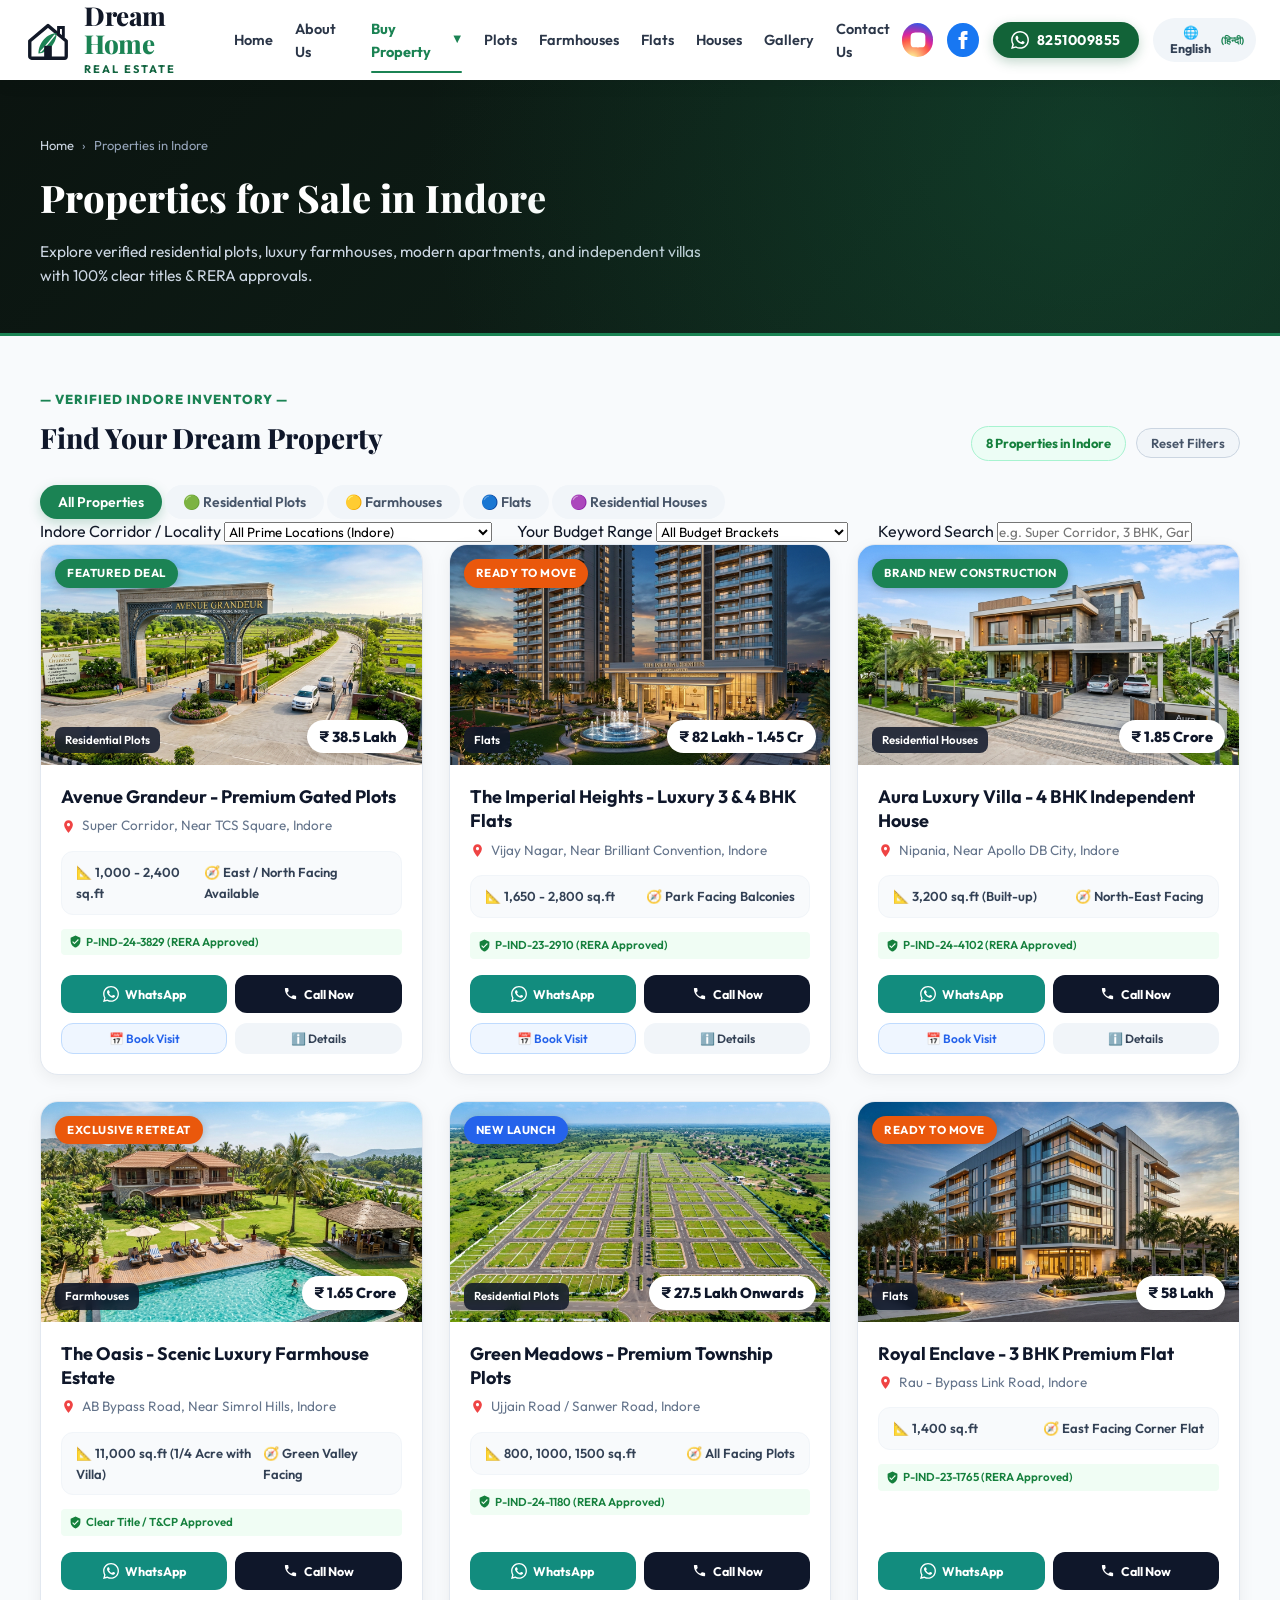
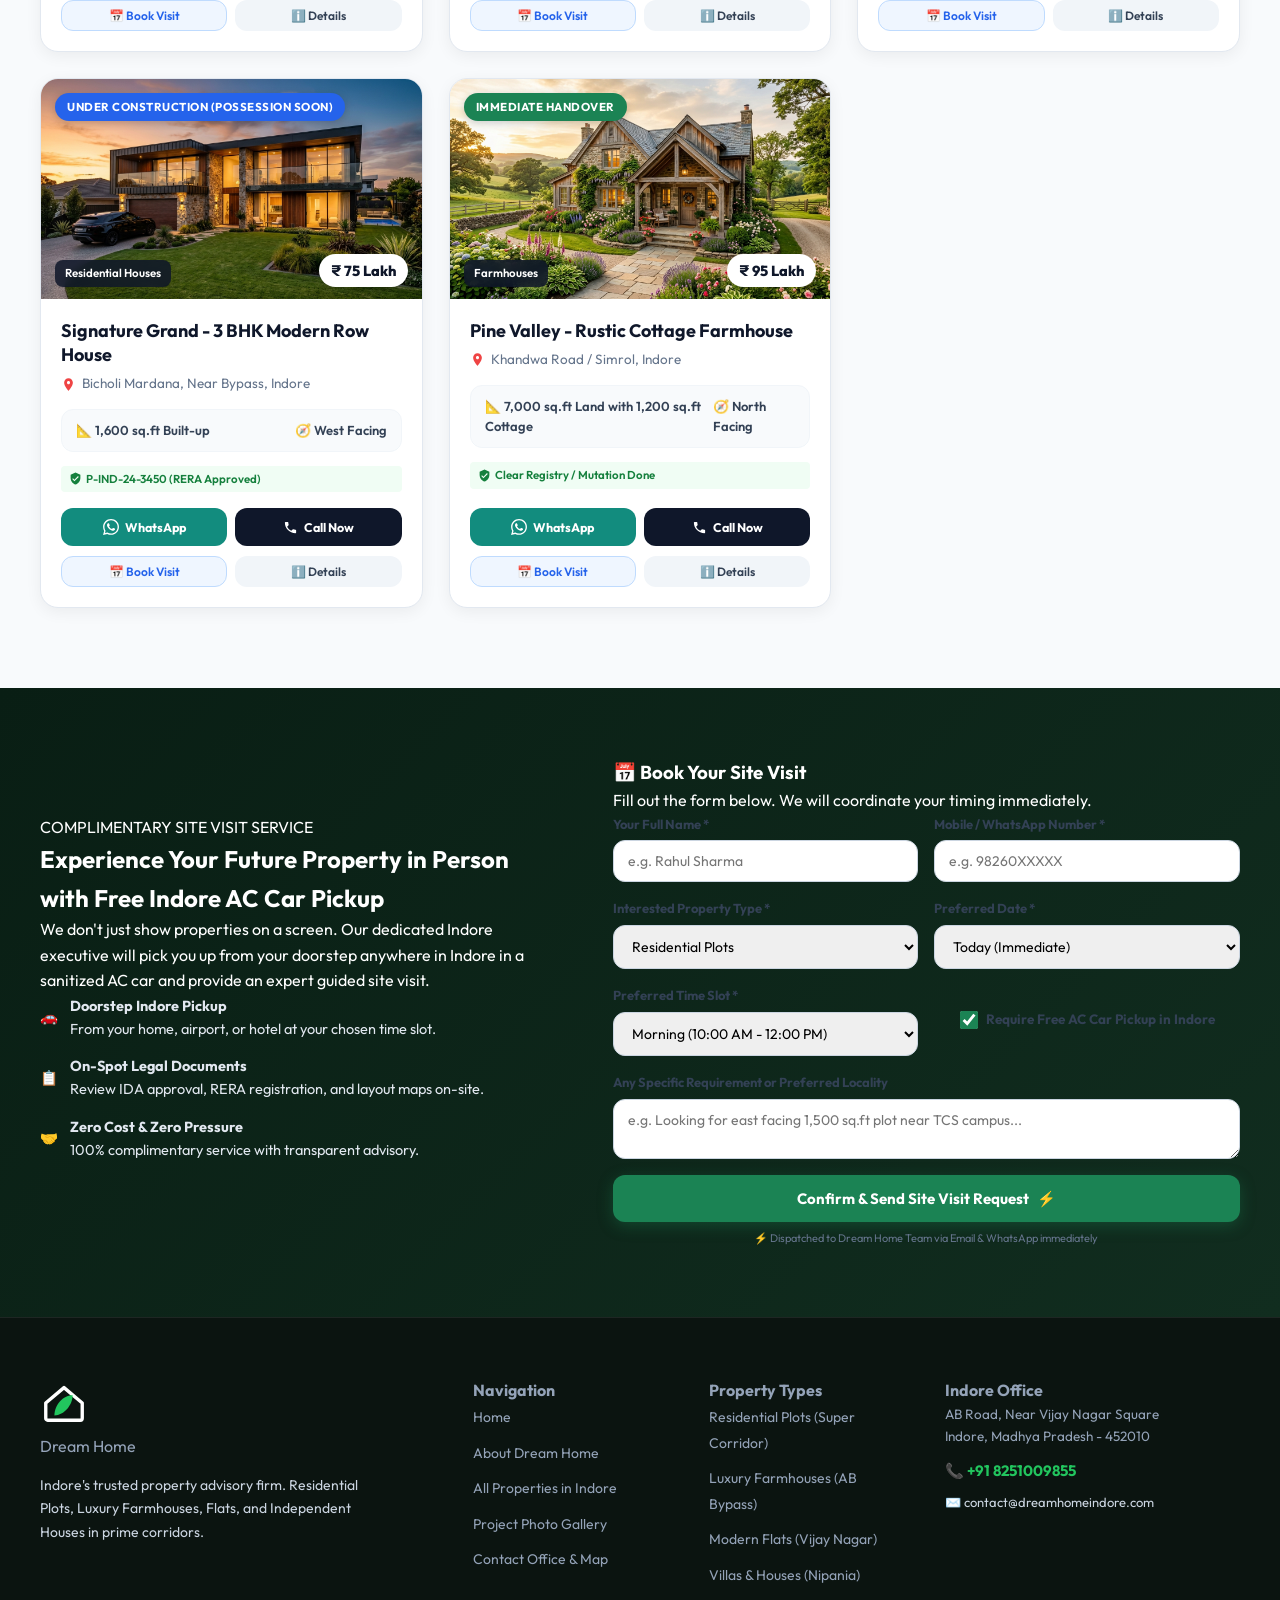
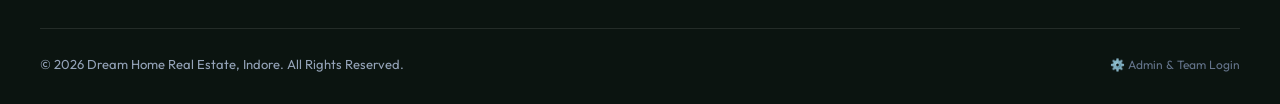
<file: properties.html>
<!DOCTYPE html>
<html lang="en">
<head>
  <meta charset="UTF-8">
  <meta name="viewport" content="width=device-width, initial-scale=1.0">
  <title>Properties in Indore | Plots, Farmhouses, Flats & Houses | Dream Home</title>
  
  <!-- SEO Meta Tags -->
  <meta name="description" content="Browse verified residential plots, luxury farmhouses, modern flats, and duplex villas for sale in Indore. Super Corridor, Vijay Nagar, AB Bypass, Nipania. Call 8251009855.">
  <meta name="keywords" content="Plots in Indore, Super Corridor Plots, Flats in Vijay Nagar Indore, Farmhouse in Indore, Houses in Nipania Indore">

  <!-- Favicon -->
  <link rel="icon" type="image/svg+xml" href="data:image/svg+xml,<svg xmlns='http://www.w3.org/2000/svg' viewBox='0 0 24 24' fill='%231b8354'><path d='M12 3L2 12h3v8h6v-6h2v6h6v-8h3L12 3z'/></svg>">

  <!-- Google Fonts -->
  <link rel="preconnect" href="https://fonts.googleapis.com">
  <link rel="preconnect" href="https://fonts.gstatic.com" crossorigin>
  <link href="https://fonts.googleapis.com/css2?family=Outfit:wght@400;500;600;700;800&family=Playfair+Display:ital,wght@0,600;0,700;0,800;1,600&family=Plus+Jakarta+Sans:wght@400;500;600;700&display=swap" rel="stylesheet">

  <!-- Stylesheet -->
  <link rel="stylesheet" href="css/style.css">
</head>
<body>

  <!-- ==========================================================================
       Header & Navigation
       ========================================================================== -->
  <header class="site-header">
    <div class="nav-container">
      <a href="index.html" class="brand-logo" title="Dream Home Real Estate Indore">
        <svg class="logo-icon-svg" viewBox="0 0 100 100" fill="none">
          <path d="M12 52L50 20L88 52V84C88 86.2 86.2 88 84 88H16C13.8 88 12 86.2 12 84V52Z" stroke="#111827" stroke-width="7" stroke-linecap="round" stroke-linejoin="round"/>
          <path d="M72 35V24H82V43" stroke="#111827" stroke-width="6" stroke-linecap="round"/>
          <path d="M30 78C30 55 50 35 68 36C68 56 50 78 30 78Z" fill="#1b8354"/>
          <path d="M35 74C45 64 56 50 64 40" stroke="#ffffff" stroke-width="3" stroke-linecap="round"/>
          <rect x="42" y="62" width="16" height="26" rx="2" fill="#111827"/>
        </svg>
        <div class="logo-text-group">
          <div class="logo-title">Dream <span>Home</span></div>
          <div class="logo-subtitle">Real Estate</div>
        </div>
      </a>

      <nav class="main-nav">
        <a href="index.html" class="nav-link">Home</a>
        <a href="about.html" class="nav-link">About Us</a>
        
        <div class="nav-dropdown-wrapper">
          <a href="properties.html" class="nav-link active">
            Buy Property <span class="dropdown-arrow">▼</span>
          </a>
          <div class="dropdown-menu">
            <a href="properties.html?category=plots" class="dropdown-item">🟢 Residential Plots</a>
            <a href="properties.html?category=farmhouses" class="dropdown-item">🟡 Farmhouses</a>
            <a href="properties.html?category=flats" class="dropdown-item">🔵 Flats</a>
            <a href="properties.html?category=houses" class="dropdown-item">🟣 Residential Houses</a>
          </div>
        </div>

        <a href="properties.html?category=plots" class="nav-link">Plots</a>
        <a href="properties.html?category=farmhouses" class="nav-link">Farmhouses</a>
        <a href="properties.html?category=flats" class="nav-link">Flats</a>
        <a href="properties.html?category=houses" class="nav-link">Houses</a>
        <a href="gallery.html" class="nav-link">Gallery</a>
        <a href="contact.html" class="nav-link">Contact Us</a>
      </nav>

      <div class="header-actions">
        <a href="https://www.instagram.com/dreamhomeindore" target="_blank" rel="noopener noreferrer" class="social-icon-btn social-instagram" title="Instagram">
          <svg width="18" height="18" viewBox="0 0 24 24" fill="currentColor"><path d="M12 2.163c3.204 0 3.584.012 4.85.07 3.252.148 4.771 1.691 4.919 4.919.058 1.265.069 1.645.069 4.849 0 3.205-.012 3.584-.069 4.849-.149 3.225-1.664 4.771-4.919 4.919-1.266.058-1.644.07-4.85.07-3.204 0-3.584-.012-4.849-.07-3.26-.149-4.771-1.699-4.919-4.92-.058-1.265-.07-1.644-.07-4.849 0-3.204.013-3.583.07-4.849.149-3.227 1.664-4.771 4.919-4.919 1.266-.057 1.645-.069 4.849-.069z"/></svg>
        </a>
        <a href="https://www.facebook.com/dreamhomeindore" target="_blank" rel="noopener noreferrer" class="social-icon-btn social-facebook" title="Facebook">
          <svg width="18" height="18" viewBox="0 0 24 24" fill="currentColor"><path d="M9 8H6v4h3v12h5V12h3.642L18 8h-4V6.333C14 5.374 14.5 5 15.6 5H18V0h-3.808C10.597 0 9 1.583 9 4.615V8z"/></svg>
        </a>

        <a href="https://wa.me/918251009855?text=Hello%20Dream%20Home%20Indore,%20I%20am%20looking%20for%20property%20listings" target="_blank" rel="noopener noreferrer" class="header-phone-pill" title="WhatsApp Dream Home">
          <svg viewBox="0 0 24 24"><path d="M.057 24l1.687-6.163c-1.041-1.804-1.588-3.849-1.587-5.946.003-6.556 5.338-11.891 11.893-11.891 3.181.001 6.167 1.24 8.413 3.488 2.245 2.248 3.481 5.236 3.48 8.414-.003 6.557-5.338 11.892-11.893 11.892-1.99-.001-3.951-.5-5.688-1.448l-6.305 1.654zm6.597-3.807c1.676.995 3.276 1.591 5.392 1.592 5.448 0 9.886-4.434 9.889-9.885.002-5.462-4.415-9.89-9.881-9.892-5.452 0-9.887 4.434-9.889 9.884-.001 2.225.651 3.891 1.746 5.634l-.999 3.648 3.742-.981zm11.387-5.464c-.074-.124-.272-.198-.57-.347-.297-.149-1.758-.868-2.031-.967-.272-.099-.47-.149-.669.149-.198.297-.768.967-.941 1.165-.173.198-.347.223-.644.074-.297-.149-1.255-.462-2.39-1.475-.883-.788-1.48-1.761-1.653-2.059-.173-.297-.018-.458.13-.606.134-.133.297-.347.446-.521.151-.172.2-.296.3-.495.099-.198.05-.372-.025-.521-.075-.148-.669-1.611-.916-2.206-.242-.579-.487-.501-.669-.51l-.57-.01c-.198 0-.52.074-.792.372s-1.04 1.016-1.04 2.479 1.065 2.876 1.213 3.074c.149.198 2.095 3.2 5.076 4.487.709.306 1.263.489 1.694.626.712.226 1.36.194 1.872.118.571-.085 1.758-.719 2.006-1.413.248-.695.248-1.29.173-1.414z"/></svg>
          <span>8251009855</span>
        </a>

        <button id="langToggleBtn" class="btn-lang-toggle" title="Switch Language">
          <span>🌐 English</span>
        </button>

        <button id="mobileToggleBtn" class="mobile-toggle-btn" aria-label="Open Navigation Menu">☰</button>
      </div>
    </div>
  </header>

  <!-- Mobile Drawer Menu -->
  <div id="mobileNavDrawer" class="modal-backdrop" style="justify-content: flex-start; z-index: 2500;">
    <div style="background: #ffffff; width: 280px; height: 100%; padding: 24px; box-shadow: 4px 0 20px rgba(0,0,0,0.2); display: flex; flex-direction: column;">
      <div style="display: flex; justify-content: space-between; align-items: center; margin-bottom: 24px;">
        <div style="font-family: var(--font-serif); font-size: 20px; font-weight: 800; color: #111827;">Dream <span style="color: #1b8354;">Home</span></div>
        <button id="mobileDrawerClose" style="font-size: 24px; color: #64748b; background: none; border: none; cursor: pointer;">✕</button>
      </div>

      <nav style="display: flex; flex-direction: column; gap: 14px; font-size: 16px; font-weight: 600;">
        <a href="index.html" class="mobile-drawer-link">Home</a>
        <a href="about.html" class="mobile-drawer-link">About Us</a>
        <a href="properties.html" class="mobile-drawer-link" style="color: #1b8354;">Buy Property (All)</a>
        <a href="properties.html?category=plots" class="mobile-drawer-link">🟢 Residential Plots</a>
        <a href="properties.html?category=farmhouses" class="mobile-drawer-link">🟡 Farmhouses</a>
        <a href="properties.html?category=flats" class="mobile-drawer-link">🔵 Flats</a>
        <a href="properties.html?category=houses" class="mobile-drawer-link">🟣 Residential Houses</a>
        <a href="gallery.html" class="mobile-drawer-link">Gallery</a>
        <a href="contact.html" class="mobile-drawer-link">Contact Us</a>
      </nav>

      <div style="margin-top: auto; padding-top: 20px; border-top: 1px solid #e2e8f0;">
        <a href="https://wa.me/918251009855" target="_blank" class="header-phone-pill" style="justify-content: center; width: 100%; margin-bottom: 10px;">
          <span>WhatsApp: 8251009855</span>
        </a>
        <a href="tel:8251009855" class="btn-prop-call" style="justify-content: center; width: 100%; padding: 10px;">
          <span>📞 Call 8251009855</span>
        </a>
      </div>
    </div>
  </div>

  <!-- ==========================================================================
       Subpage Banner & Breadcrumb
       ========================================================================== -->
  <section class="subpage-banner">
    <div class="container">
      <div class="subpage-breadcrumb">
        <a href="index.html">Home</a>
        <span>›</span>
        <span>Properties in Indore</span>
      </div>
      <h1 class="subpage-title">Properties for Sale in Indore</h1>
      <p class="subpage-subtitle">
        Explore verified residential plots, luxury farmhouses, modern apartments, and independent villas with 100% clear titles & RERA approvals.
      </p>
    </div>
  </section>

  <!-- ==========================================================================
       Property Listings & Interactive Filters
       ========================================================================== -->
  <section class="property-listings-section" id="property-listings" style="padding: 50px 0 80px 0;">
    <div class="container">
      <!-- Top Bar: Results Count & Filter Controls -->
      <div style="display: flex; justify-content: space-between; align-items: flex-end; margin-bottom: 24px; flex-wrap: wrap; gap: 14px;">
        <div>
          <span style="color: #1b8354; font-weight: 800; font-size: 13px; text-transform: uppercase; letter-spacing: 1px;">
            — VERIFIED INDORE INVENTORY —
          </span>
          <h2 style="font-family: var(--font-serif); font-size: 28px; font-weight: 800; color: #0f172a; margin: 4px 0 0 0;">
            Find Your Dream Property
          </h2>
        </div>

        <div style="display: flex; align-items: center; gap: 10px;">
          <span id="propertyCountBadge" style="background: #ecfdf5; color: #15803d; font-size: 13px; font-weight: 700; padding: 6px 14px; border-radius: 999px; border: 1px solid #a7f3d0;">
            Loading Indore properties...
          </span>
          <button id="btnResetFilters" style="background: #f1f5f9; color: #475569; border: 1px solid #cbd5e1; padding: 6px 14px; border-radius: 999px; font-size: 13px; font-weight: 600; cursor: pointer;">
            Reset Filters
          </button>
        </div>
      </div>

      <!-- Filter Controls Box -->
      <div class="property-filter-toolbar">
        <!-- Category Tabs -->
        <div class="category-tabs-row">
          <button class="cat-tab-btn active" data-category="all">All Properties</button>
          <button class="cat-tab-btn" data-category="plots">🟢 Residential Plots</button>
          <button class="cat-tab-btn" data-category="farmhouses">🟡 Farmhouses</button>
          <button class="cat-tab-btn" data-category="flats">🔵 Flats</button>
          <button class="cat-tab-btn" data-category="houses">🟣 Residential Houses</button>
        </div>

        <!-- Filter Dropdowns Row -->
        <div class="filter-row-fields">
          <div class="filter-input-group">
            <label for="locationFilter">Indore Corridor / Locality</label>
            <select id="locationFilter">
              <option value="all">All Prime Locations (Indore)</option>
              <option value="Super Corridor">Super Corridor (TCS / Infosys / Metro)</option>
              <option value="Vijay Nagar">Vijay Nagar (AB Road / Commercial Hub)</option>
              <option value="AB Bypass">AB Bypass Road (Farmhouse & Villas)</option>
              <option value="Nipania">Nipania (Posh Residential Zone)</option>
              <option value="Rau">Rau / Pithampur Link Road</option>
              <option value="Ujjain Road">Ujjain Road / Sanwer Corridor</option>
            </select>
          </div>

          <div class="filter-input-group">
            <label for="budgetFilter">Your Budget Range</label>
            <select id="budgetFilter">
              <option value="all">All Budget Brackets</option>
              <option value="under40">Under ₹ 40 Lakh</option>
              <option value="40to80">₹ 40 Lakh - ₹ 80 Lakh</option>
              <option value="80to150">₹ 80 Lakh - ₹ 1.50 Crore</option>
              <option value="above150">Above ₹ 1.50 Crore (Luxury)</option>
            </select>
          </div>

          <div class="filter-input-group">
            <label for="propertySearchInput">Keyword Search</label>
            <input type="text" id="propertySearchInput" placeholder="e.g. Super Corridor, 3 BHK, Garden facing...">
          </div>
        </div>
      </div>

      <!-- Dynamic Properties Grid -->
      <div class="properties-grid" id="propertiesGrid">
        <!-- Rendered dynamically by app.js -->
      </div>
    </div>
  </section>

  <!-- ==========================================================================
       Site Visit Booking Section (Schedule Car Pickup)
       ========================================================================== -->
  <section class="visit-booking-section" id="book-visit">
    <div class="container">
      <div class="visit-booking-container">
        <div class="visit-promo-box">
          <span class="visit-sub-badge">COMPLIMENTARY SITE VISIT SERVICE</span>
          <h2 class="visit-headline">Experience Your Future Property in Person with Free Indore AC Car Pickup</h2>
          <p class="visit-desc">
            We don't just show properties on a screen. Our dedicated Indore executive will pick you up from your doorstep anywhere in Indore in a sanitized AC car and provide an expert guided site visit.
          </p>

          <div class="visit-perks-list">
            <div class="visit-perk-item">
              <div class="perk-icon">🚗</div>
              <div class="perk-text">
                <h4>Doorstep Indore Pickup</h4>
                <p>From your home, airport, or hotel at your chosen time slot.</p>
              </div>
            </div>

            <div class="visit-perk-item">
              <div class="perk-icon">📋</div>
              <div class="perk-text">
                <h4>On-Spot Legal Documents</h4>
                <p>Review IDA approval, RERA registration, and layout maps on-site.</p>
              </div>
            </div>

            <div class="visit-perk-item">
              <div class="perk-icon">🤝</div>
              <div class="perk-text">
                <h4>Zero Cost & Zero Pressure</h4>
                <p>100% complimentary service with transparent advisory.</p>
              </div>
            </div>
          </div>
        </div>

        <div class="visit-form-card">
          <h3>📅 Book Your Site Visit</h3>
          <p>Fill out the form below. We will coordinate your timing immediately.</p>

          <form id="onpageVisitForm">
            <div class="booking-form-grid">
              <div class="form-group">
                <label for="visitName">Your Full Name *</label>
                <input type="text" id="visitName" placeholder="e.g. Rahul Sharma" required>
              </div>
              <div class="form-group">
                <label for="visitPhone">Mobile / WhatsApp Number *</label>
                <input type="tel" id="visitPhone" placeholder="e.g. 98260XXXXX" required>
              </div>
            </div>

            <div class="booking-form-grid">
              <div class="form-group">
                <label for="visitCategory">Interested Property Type *</label>
                <select id="visitCategory">
                  <option value="Residential Plots (Super Corridor / Bypass)">Residential Plots</option>
                  <option value="Luxury Farmhouses (AB Bypass Road)">Farmhouses</option>
                  <option value="Modern Flats (Vijay Nagar / AB Road)">Flats</option>
                  <option value="Independent Houses & Villas (Nipania)">Residential Houses</option>
                </select>
              </div>
              <div class="form-group">
                <label for="visitDate">Preferred Date *</label>
                <select id="visitDate">
                  <option value="Today">Today (Immediate)</option>
                  <option value="Tomorrow">Tomorrow</option>
                  <option value="This Saturday">Upcoming Saturday</option>
                  <option value="This Sunday">Upcoming Sunday</option>
                  <option value="Flexible / Next Week">Flexible (Contact Me)</option>
                </select>
              </div>
            </div>

            <div class="booking-form-grid">
              <div class="form-group">
                <label for="visitTime">Preferred Time Slot *</label>
                <select id="visitTime">
                  <option value="Morning 10:00 AM - 12:00 PM">Morning (10:00 AM - 12:00 PM)</option>
                  <option value="Afternoon 12:00 PM - 03:00 PM">Afternoon (12:00 PM - 03:00 PM)</option>
                  <option value="Evening 03:00 PM - 06:00 PM">Evening (03:00 PM - 06:00 PM)</option>
                </select>
              </div>
              <div class="form-group" style="display: flex; align-items: center; padding-top: 24px;">
                <label class="checkbox-label" style="display: flex; align-items: center; gap: 8px; font-size: 13.5px; cursor: pointer;">
                  <input type="checkbox" id="visitPickup" checked style="accent-color: #1b8354; width: 18px; height: 18px;">
                  <span><strong>Require Free AC Car Pickup in Indore</strong></span>
                </label>
              </div>
            </div>

            <div class="form-group" style="margin-bottom: 16px;">
              <label for="visitNotes">Any Specific Requirement or Preferred Locality</label>
              <textarea id="visitNotes" rows="2" placeholder="e.g. Looking for east facing 1,500 sq.ft plot near TCS campus..."></textarea>
            </div>

            <button type="submit" class="btn-submit-visit">
              <span>Confirm & Send Site Visit Request</span>
              <span>⚡</span>
            </button>
            <div style="font-size: 11px; color: #64748b; text-align: center; margin-top: 8px;">
              ⚡ Dispatched to Dream Home Team via Email & WhatsApp immediately
            </div>
          </form>
        </div>
      </div>
    </div>
  </section>

  <!-- ==========================================================================
       Modals
       ========================================================================== -->
  <!-- MODAL: Quick Site Visit Booking -->
  <div id="quickVisitModal" class="modal-backdrop">
    <div class="modal-card" style="max-width: 500px;">
      <button class="modal-close-btn modal-close-trigger">&times;</button>
      <div class="modal-body">
        <h3 style="font-size: 20px; font-weight: 800; color: #0f172a; margin-bottom: 6px;">Schedule Site Visit</h3>
        <p style="font-size: 13.5px; color: #64748b; margin-bottom: 20px;">We will arrange a private guided site visit with free car pickup in Indore.</p>

        <form id="modalVisitForm">
          <div class="booking-form-grid">
            <div class="form-group">
              <label>Your Name *</label>
              <input type="text" id="modalVisitName" placeholder="Full Name" required>
            </div>
            <div class="form-group">
              <label>Phone / WhatsApp *</label>
              <input type="tel" id="modalVisitPhone" placeholder="Mobile Number" required>
            </div>
          </div>

          <div class="form-group" style="margin-bottom: 14px;">
            <label>Selected Property</label>
            <input type="text" id="modalVisitProperty" readonly style="background: #f1f5f9; font-weight: 600;">
          </div>

          <div class="booking-form-grid">
            <div class="form-group">
              <label>Preferred Day</label>
              <select id="modalVisitDate">
                <option value="Tomorrow">Tomorrow</option>
                <option value="This Weekend">Upcoming Weekend</option>
                <option value="Next Week">Next Week</option>
              </select>
            </div>
            <div class="form-group">
              <label>Preferred Time</label>
              <select id="modalVisitTime">
                <option value="11:00 AM">Morning 11:00 AM</option>
                <option value="03:00 PM">Afternoon 03:00 PM</option>
                <option value="05:00 PM">Evening 05:00 PM</option>
              </select>
            </div>
          </div>

          <button type="submit" class="btn-submit-visit" style="margin-top: 10px;">
            <span>Submit Site Visit Request</span>
          </button>
        </form>
      </div>
    </div>
  </div>

  <!-- MODAL: Booking Confirmation -->
  <div id="confirmationModal" class="modal-backdrop">
    <div class="modal-card" style="max-width: 500px; text-align: center;">
      <button class="modal-close-btn modal-close-trigger">&times;</button>
      <div class="modal-body">
        <div style="font-size: 50px; margin-bottom: 10px;">🎉</div>
        <h3 id="confirmModalTitle" style="font-size: 22px; font-weight: 800; color: #0f172a;">Inquiry Received Successfully!</h3>
        <div id="confirmModalDetails"></div>
        <div style="font-size: 12px; color: #15803d; font-weight: 600; margin: 10px 0 6px 0; background: #f0fdf4; border: 1px solid #bbf7d0; border-radius: 8px; padding: 6px 12px;">
          ⚡ Query alert dispatched to Dream Home Management via Email & WhatsApp
        </div>
        <a id="confirmModalWaBtn" href="#" target="_blank" class="btn-action-wa-big" style="width: 100%; justify-content: center; margin-top: 12px;">
          💬 Chat with Dream Home on WhatsApp (8251009855)
        </a>
      </div>
    </div>
  </div>

  <!-- MODAL: Property Details Lightbox -->
  <div id="propertyDetailsModal" class="modal-backdrop">
    <div class="modal-card">
      <button class="modal-close-btn modal-close-trigger">&times;</button>
      <div class="modal-body" id="propDetailsModalContent">
        <!-- Rendered dynamically by app.js -->
      </div>
    </div>
  </div>

  <!-- ==========================================================================
       Footer
       ========================================================================== -->
  <footer class="site-footer">
    <div class="container">
      <div class="footer-top-grid">
        <div class="footer-brand-col">
          <div class="footer-logo">
            <svg class="logo-icon-svg" viewBox="0 0 100 100" fill="none">
              <path d="M12 52L50 20L88 52V84C88 86.2 86.2 88 84 88H16C13.8 88 12 86.2 12 84V52Z" stroke="#ffffff" stroke-width="7" stroke-linecap="round" stroke-linejoin="round"/>
              <path d="M30 78C30 55 50 35 68 36C68 56 50 78 30 78Z" fill="#22c55e"/>
            </svg>
            <div class="brand-text">Dream <span>Home</span></div>
          </div>
          <p class="footer-about-text">
            Indore's trusted property advisory firm. Residential Plots, Luxury Farmhouses, Flats, and Independent Houses in prime corridors.
          </p>
        </div>

        <div class="footer-links-col">
          <h4>Navigation</h4>
          <ul class="footer-links-list">
            <li><a href="index.html">Home</a></li>
            <li><a href="about.html">About Dream Home</a></li>
            <li><a href="properties.html">All Properties in Indore</a></li>
            <li><a href="gallery.html">Project Photo Gallery</a></li>
            <li><a href="contact.html">Contact Office & Map</a></li>
          </ul>
        </div>

        <div class="footer-links-col">
          <h4>Property Types</h4>
          <ul class="footer-links-list">
            <li><a href="properties.html?category=plots">Residential Plots (Super Corridor)</a></li>
            <li><a href="properties.html?category=farmhouses">Luxury Farmhouses (AB Bypass)</a></li>
            <li><a href="properties.html?category=flats">Modern Flats (Vijay Nagar)</a></li>
            <li><a href="properties.html?category=houses">Villas & Houses (Nipania)</a></li>
          </ul>
        </div>

        <div class="footer-links-col">
          <h4>Indore Office</h4>
          <p style="font-size: 13.5px; color: #94a3b8; line-height: 1.6; margin-bottom: 12px;">
            AB Road, Near Vijay Nagar Square<br>
            Indore, Madhya Pradesh - 452010
          </p>
          <a href="tel:8251009855" style="color: #22c55e; font-weight: 700; font-size: 15px; display: block; margin-bottom: 6px;">📞 +91 8251009855</a>
          <a href="mailto:contact@dreamhomeindore.com" style="color: #cbd5e1; font-size: 13px;">✉️ contact@dreamhomeindore.com</a>
        </div>
      </div>

      <div class="footer-bottom-bar">
        <div>© 2026 Dream Home Real Estate, Indore. All Rights Reserved.</div>
        <div>
          <a href="admin.html" style="color: #64748b; font-size: 12px; text-decoration: none;">⚙️ Admin & Team Login</a>
        </div>
      </div>
    </div>
  </footer>

  <!-- Sticky Mobile Bar -->
  <div class="mobile-sticky-action-bar">
    <a href="tel:8251009855" class="btn-sticky-call">📞 Call Now</a>
    <a href="https://wa.me/918251009855" target="_blank" class="btn-sticky-wa">💬 WhatsApp</a>
    <a href="#book-visit" class="btn-sticky-visit">📅 Book Visit</a>
  </div>

  <!-- Shared Data Scripts -->
  <script src="js/properties-data.js"></script>
  <script src="js/app.js"></script>
</body>
</html>
</file>
<file: css/style.css>
/* ==========================================================================
   Dream Home Real Estate - Indore | Premium Stylesheet
   Matching exact provided layout and aesthetics
   ========================================================================== */

:root {
  --primary-green: #1b8354;
  --primary-green-dark: #136541;
  --primary-green-light: #22c55e;
  --accent-amber: #f2a922;
  --accent-blue: #38a5d8;
  --accent-purple: #7c4dff;
  --dark-ribbon: #0f1d17;
  --dark-bg: #0b1410;
  --text-dark: #111827;
  --text-muted: #64748b;
  --text-light: #f8fafc;
  --bg-light: #f8fafc;
  --bg-card: #ffffff;
  --border-color: #e2e8f0;
  --radius-sm: 8px;
  --radius-md: 12px;
  --radius-lg: 18px;
  --radius-xl: 26px;
  --radius-full: 9999px;
  --shadow-sm: 0 2px 8px rgba(0, 0, 0, 0.05);
  --shadow-md: 0 8px 24px rgba(0, 0, 0, 0.08);
  --shadow-lg: 0 16px 40px rgba(0, 0, 0, 0.12);
  --shadow-hover: 0 20px 45px rgba(27, 131, 84, 0.18);
  --font-serif: 'Playfair Display', Georgia, serif;
  --font-sans: 'Outfit', 'Plus Jakarta Sans', -apple-system, BlinkMacSystemFont, 'Segoe UI', Roboto, sans-serif;
  --font-hindi: 'Noto Sans Devanagari', 'Outfit', sans-serif;
  --transition: all 0.3s cubic-bezier(0.16, 1, 0.3, 1);
}

/* Base Reset */
*, *::before, *::after {
  box-sizing: border-box;
  margin: 0;
  padding: 0;
}

html {
  scroll-behavior: smooth;
  font-size: 16px;
}

body {
  font-family: var(--font-sans);
  color: var(--text-dark);
  background-color: var(--bg-light);
  line-height: 1.6;
  -webkit-font-smoothing: antialiased;
  overflow-x: hidden;
}

img {
  max-width: 100%;
  height: auto;
  display: block;
}

a {
  text-decoration: none;
  color: inherit;
  transition: var(--transition);
}

button {
  cursor: pointer;
  border: none;
  background: none;
  font-family: inherit;
  transition: var(--transition);
}

input, select, textarea {
  font-family: inherit;
}

.container {
  width: 100%;
  max-width: 1240px;
  margin: 0 auto;
  padding: 0 20px;
}

/* ==========================================================================
   Top Header & Navigation (Exact match to image)
   ========================================================================== */
.site-header {
  position: sticky;
  top: 0;
  left: 0;
  width: 100%;
  background-color: #ffffff;
  box-shadow: 0 3px 18px rgba(0, 0, 0, 0.06);
  z-index: 1000;
  transition: var(--transition);
}

.nav-container {
  display: flex;
  align-items: center;
  justify-content: space-between;
  height: 80px;
  padding: 0 24px;
  max-width: 1380px;
  margin: 0 auto;
}

/* Logo */
.brand-logo {
  display: flex;
  align-items: center;
  gap: 12px;
  text-decoration: none;
}

.logo-icon-svg {
  width: 48px;
  height: 48px;
  flex-shrink: 0;
}

.logo-text-group {
  display: flex;
  flex-direction: column;
}

.logo-title {
  font-family: var(--font-serif);
  font-size: 26px;
  font-weight: 800;
  line-height: 1.1;
  color: #111827;
  letter-spacing: -0.5px;
}

.logo-title span {
  color: var(--primary-green);
}

.logo-subtitle {
  font-size: 11px;
  font-weight: 700;
  color: var(--primary-green-dark);
  letter-spacing: 2px;
  text-transform: uppercase;
  margin-top: 2px;
}

/* Nav Menu */
.main-nav {
  display: flex;
  align-items: center;
  gap: 22px;
}

.nav-link {
  font-size: 14.5px;
  font-weight: 600;
  color: #2b3648;
  position: relative;
  padding: 6px 0;
  display: inline-flex;
  align-items: center;
  gap: 4px;
}

.nav-link:hover {
  color: var(--primary-green);
}

.nav-link.active {
  color: var(--primary-green);
  font-weight: 700;
}

.nav-link.active::after {
  content: '';
  position: absolute;
  bottom: -4px;
  left: 0;
  width: 100%;
  height: 2.5px;
  background-color: var(--primary-green);
  border-radius: 2px;
}

/* Dropdown */
.nav-dropdown-wrapper {
  position: relative;
}

.dropdown-arrow {
  font-size: 10px;
  transition: transform 0.25s ease;
}

.nav-dropdown-wrapper:hover .dropdown-arrow {
  transform: rotate(180deg);
}

.dropdown-menu {
  position: absolute;
  top: 100%;
  left: 0;
  background: #ffffff;
  min-width: 200px;
  box-shadow: 0 12px 30px rgba(0, 0, 0, 0.12);
  border-radius: var(--radius-md);
  padding: 10px 0;
  opacity: 0;
  visibility: hidden;
  transform: translateY(10px);
  transition: var(--transition);
  z-index: 200;
  border: 1px solid #f1f5f9;
}

.nav-dropdown-wrapper:hover .dropdown-menu {
  opacity: 1;
  visibility: visible;
  transform: translateY(0);
}

.dropdown-item {
  display: flex;
  align-items: center;
  gap: 10px;
  padding: 9px 18px;
  font-size: 14px;
  font-weight: 500;
  color: #334155;
}

.dropdown-item:hover {
  background-color: #f0fdf4;
  color: var(--primary-green);
}

/* Right Nav Controls */
.header-actions {
  display: flex;
  align-items: center;
  gap: 14px;
}

/* Social media buttons matching image */
.social-icon-btn {
  width: 34px;
  height: 34px;
  border-radius: 50%;
  display: flex;
  align-items: center;
  justify-content: center;
  color: #ffffff;
  font-size: 16px;
  transition: transform 0.2s ease, opacity 0.2s ease;
}

.social-icon-btn:hover {
  transform: scale(1.12);
}

.social-instagram {
  background: radial-gradient(circle at 30% 107%, #fdf497 0%, #fdf497 5%, #fd5949 45%, #d6249f 60%, #285AEB 90%);
}

.social-facebook {
  background-color: #1877f2;
}

/* WhatsApp Phone Pill (Exact match) */
.header-phone-pill {
  display: flex;
  align-items: center;
  gap: 8px;
  background-color: #126338;
  color: #ffffff;
  padding: 7px 18px;
  border-radius: var(--radius-full);
  font-size: 14px;
  font-weight: 700;
  letter-spacing: 0.5px;
  box-shadow: 0 4px 12px rgba(18, 99, 56, 0.25);
  transition: var(--transition);
}

.header-phone-pill:hover {
  background-color: #0d4a2a;
  transform: translateY(-2px);
  box-shadow: 0 6px 16px rgba(18, 99, 56, 0.35);
  color: #ffffff;
}

.header-phone-pill svg {
  width: 18px;
  height: 18px;
  fill: #ffffff;
}

/* Lang Toggle & Admin Quick Button */
.btn-lang-toggle {
  background: #f1f5f9;
  color: #334155;
  padding: 6px 12px;
  border-radius: var(--radius-full);
  font-size: 12.5px;
  font-weight: 700;
  display: flex;
  align-items: center;
  gap: 4px;
}

.btn-lang-toggle:hover {
  background: #e2e8f0;
}

.btn-admin-nav {
  background: #0f172a;
  color: #ffffff;
  padding: 6px 14px;
  border-radius: var(--radius-full);
  font-size: 12.5px;
  font-weight: 600;
  display: inline-flex;
  align-items: center;
  gap: 6px;
}

.btn-admin-nav:hover {
  background: var(--primary-green);
}

.mobile-toggle-btn {
  display: none;
  font-size: 24px;
  color: #1e293b;
  padding: 6px;
}

/* ==========================================================================
   Hero Section (Exact Layout, Gradient & Visual Structure)
   ========================================================================== */
.hero-section {
  position: relative;
  min-height: 580px;
  background-image: url('../assets/images/hero_banner_indore.jpg');
  background-size: cover;
  background-position: center right;
  background-repeat: no-repeat;
  color: #ffffff;
  display: flex;
  align-items: center;
  padding: 55px 0 45px 0;
  overflow: hidden;
}

.hero-overlay {
  position: absolute;
  top: 0;
  left: 0;
  width: 100%;
  height: 100%;
  background: linear-gradient(
    90deg,
    rgba(10, 20, 16, 0.88) 0%,
    rgba(10, 20, 16, 0.72) 38%,
    rgba(10, 20, 16, 0.42) 65%,
    rgba(10, 20, 16, 0.15) 100%
  );
  z-index: 1;
}

.hero-container {
  position: relative;
  z-index: 2;
  width: 100%;
  max-width: 1380px;
  margin: 0 auto;
  padding: 0 24px;
  display: flex;
  flex-direction: column;
  justify-content: space-between;
  min-height: 480px;
}

.hero-main-content {
  max-width: 720px;
}

/* Badge */
.hero-trusted-badge {
  display: inline-block;
  font-size: 12px;
  font-weight: 700;
  letter-spacing: 2px;
  text-transform: uppercase;
  color: #e2e8f0;
  margin-bottom: 12px;
  position: relative;
}

.hero-trusted-badge::before,
.hero-trusted-badge::after {
  content: '—';
  margin: 0 8px;
  color: var(--primary-green-light);
}

/* Dream Home Headline */
.hero-main-title {
  font-family: var(--font-serif);
  font-size: 58px;
  font-weight: 800;
  line-height: 1.05;
  margin-bottom: 8px;
  letter-spacing: -0.5px;
}

.hero-main-title .white-text {
  color: #ffffff;
}

.hero-main-title .green-text {
  color: #4ade80;
}

.hero-sub-title {
  font-size: 28px;
  font-weight: 700;
  color: #ffffff;
  margin-bottom: 14px;
  letter-spacing: -0.2px;
}

.hero-hindi-desc {
  font-family: var(--font-hindi);
  font-size: 16.5px;
  color: #f1f5f9;
  line-height: 1.6;
  max-width: 620px;
  margin-bottom: 26px;
  text-shadow: 0 1px 4px rgba(0, 0, 0, 0.5);
}

/* Hero 4 Category Pills (Exact colors matching mockup) */
.hero-category-pills {
  display: flex;
  flex-wrap: wrap;
  gap: 12px;
  margin-bottom: 35px;
}

.hero-cat-pill {
  display: inline-flex;
  align-items: center;
  gap: 8px;
  padding: 9px 18px;
  border-radius: var(--radius-full);
  color: #ffffff;
  font-size: 14px;
  font-weight: 700;
  box-shadow: 0 4px 14px rgba(0, 0, 0, 0.25);
  transition: transform 0.2s ease, box-shadow 0.2s ease;
  cursor: pointer;
}

.hero-cat-pill:hover {
  transform: translateY(-3px) scale(1.02);
  box-shadow: 0 8px 20px rgba(0, 0, 0, 0.35);
}

.pill-plots {
  background-color: #489b44;
}

.pill-farmhouses {
  background-color: #e5971a;
}

.pill-flats {
  background-color: #299bd5;
}

.pill-houses {
  background-color: #7c4dff;
}

.hero-cat-pill svg {
  width: 17px;
  height: 17px;
  fill: #ffffff;
}

/* Hero Bottom Bar */
.hero-bottom-bar {
  display: flex;
  align-items: flex-end;
  justify-content: space-between;
  margin-top: 15px;
  padding-top: 20px;
  border-top: 1px solid rgba(255, 255, 255, 0.15);
}

.hero-contact-info-left {
  display: flex;
  align-items: center;
  gap: 32px;
  flex-wrap: wrap;
}

.hero-info-card {
  display: flex;
  align-items: center;
  gap: 12px;
}

.hero-icon-circle {
  width: 44px;
  height: 44px;
  border-radius: 50%;
  display: flex;
  align-items: center;
  justify-content: center;
  flex-shrink: 0;
}

.hero-icon-circle.green {
  background-color: #1b8354;
  color: #ffffff;
  box-shadow: 0 0 16px rgba(34, 197, 94, 0.5);
}

.hero-icon-circle.yellow {
  background-color: #eab308;
  color: #111827;
}

.hero-info-card-text {
  display: flex;
  flex-direction: column;
}

.hero-info-label {
  font-size: 12px;
  color: #cbd5e1;
  text-transform: uppercase;
  letter-spacing: 0.5px;
}

.hero-info-val {
  font-size: 19px;
  font-weight: 800;
  color: #ffffff;
  line-height: 1.2;
}

.hero-info-sub {
  font-size: 11.5px;
  color: #94a3b8;
  margin-top: 2px;
}

.hero-script-tagline {
  font-family: 'Playfair Display', cursive, serif;
  font-style: italic;
  font-size: 22px;
  font-weight: 600;
  color: #f1f5f9;
  text-align: right;
  line-height: 1.2;
  text-shadow: 0 2px 8px rgba(0, 0, 0, 0.6);
}

.hero-script-tagline span {
  display: block;
  font-size: 26px;
  color: #ffffff;
}

/* ==========================================================================
   Property Categories Section (Exact match to image cards)
   ========================================================================== */
.categories-section {
  padding: 50px 0 55px 0;
  background-color: #ffffff;
}

.section-header-centered {
  text-align: center;
  margin-bottom: 40px;
}

.section-title-divider {
  display: inline-flex;
  align-items: center;
  gap: 14px;
  font-family: var(--font-serif);
  font-size: 34px;
  font-weight: 800;
  color: #0f172a;
  letter-spacing: -0.3px;
}

.title-line {
  display: inline-block;
  width: 45px;
  height: 2.5px;
  background-color: var(--primary-green);
  border-radius: 2px;
}

.section-subtitle {
  font-size: 15.5px;
  color: #64748b;
  margin-top: 4px;
  font-weight: 500;
}

/* 4 Cards Grid */
.categories-grid {
  display: grid;
  grid-template-columns: repeat(4, 1fr);
  gap: 22px;
}

.category-card {
  background: #ffffff;
  border-radius: var(--radius-md);
  overflow: hidden;
  box-shadow: 0 6px 20px rgba(0, 0, 0, 0.07);
  border: 1px solid #eef2f6;
  transition: transform 0.3s ease, box-shadow 0.3s ease;
  position: relative;
  display: flex;
  flex-direction: column;
}

.category-card:hover {
  transform: translateY(-6px);
  box-shadow: 0 16px 32px rgba(0, 0, 0, 0.12);
}

.category-img-box {
  position: relative;
  height: 175px;
  overflow: hidden;
  background-color: #e2e8f0;
}

.category-img-box img {
  width: 100%;
  height: 100%;
  object-fit: cover;
  transition: transform 0.5s ease;
}

.category-card:hover .category-img-box img {
  transform: scale(1.08);
}

/* Overlapping Category Icon Badge */
.category-badge-icon {
  position: absolute;
  bottom: -22px;
  left: 20px;
  width: 44px;
  height: 44px;
  border-radius: 50%;
  display: flex;
  align-items: center;
  justify-content: center;
  color: #ffffff;
  box-shadow: 0 4px 12px rgba(0, 0, 0, 0.15);
  border: 3px solid #ffffff;
  z-index: 5;
}

.badge-plots {
  background-color: #278d49;
}

.badge-farmhouse {
  background-color: #1e824c;
}

.badge-flats {
  background-color: #2574a9;
}

.badge-houses {
  background-color: #6c40a5;
}

.category-badge-icon svg {
  width: 20px;
  height: 20px;
  fill: #ffffff;
}

.category-card-body {
  padding: 30px 20px 20px 20px;
  text-align: center;
  display: flex;
  flex-direction: column;
  flex-grow: 1;
}

.category-card-title {
  font-size: 19px;
  font-weight: 700;
  color: #1e293b;
  margin-bottom: 4px;
}

.category-card-tagline {
  font-size: 13.5px;
  color: #64748b;
  margin-bottom: 16px;
}

.category-card-link {
  margin-top: auto;
  display: inline-flex;
  align-items: center;
  justify-content: center;
  gap: 6px;
  font-size: 13.5px;
  font-weight: 700;
  color: var(--primary-green);
  transition: gap 0.2s ease;
}

.category-card:hover .category-card-link {
  color: var(--primary-green-dark);
  gap: 10px;
}

/* ==========================================================================
   Trust Highlights Ribbon (Exact match to bottom banner in image)
   ========================================================================== */
.trust-ribbon {
  background-color: #0b1a13;
  color: #ffffff;
  padding: 18px 0;
  border-top: 1px solid rgba(255, 255, 255, 0.08);
}

.trust-ribbon-container {
  display: flex;
  align-items: center;
  justify-content: space-between;
  max-width: 1380px;
  margin: 0 auto;
  padding: 0 24px;
  flex-wrap: wrap;
  gap: 20px;
}

.trust-items-group {
  display: flex;
  align-items: center;
  gap: 40px;
  flex-wrap: wrap;
}

.trust-item {
  display: flex;
  align-items: center;
  gap: 12px;
}

.trust-icon-box {
  width: 38px;
  height: 38px;
  border-radius: 50%;
  border: 1px solid rgba(255, 255, 255, 0.2);
  display: flex;
  align-items: center;
  justify-content: center;
  color: #4ade80;
  flex-shrink: 0;
}

.trust-text-box {
  display: flex;
  flex-direction: column;
}

.trust-title {
  font-size: 13.5px;
  font-weight: 700;
  color: #ffffff;
  line-height: 1.2;
}

.trust-desc {
  font-size: 11.5px;
  color: #94a3b8;
}

/* WhatsApp Instant Support floating ribbon pill */
.trust-whatsapp-pill {
  display: flex;
  align-items: center;
  gap: 10px;
  background: linear-gradient(135deg, #168a4e 0%, #106337 100%);
  color: #ffffff;
  padding: 8px 18px;
  border-radius: var(--radius-full);
  box-shadow: 0 4px 16px rgba(22, 138, 78, 0.35);
  transition: var(--transition);
}

.trust-whatsapp-pill:hover {
  transform: translateY(-2px);
  box-shadow: 0 6px 20px rgba(22, 138, 78, 0.5);
  color: #ffffff;
}

.trust-whatsapp-pill svg {
  width: 22px;
  height: 22px;
  fill: #ffffff;
}

.trust-wa-text {
  display: flex;
  flex-direction: column;
}

.trust-wa-title {
  font-size: 12.5px;
  font-weight: 800;
  line-height: 1.1;
}

.trust-wa-sub {
  font-size: 10.5px;
  color: #d1fae5;
}

/* ==========================================================================
   Interactive Property Search, Localities & Filter Bar
   ========================================================================== */
.property-listings-section {
  padding: 65px 0;
  background-color: #f8fafc;
}

.filter-controls-card {
  background: #ffffff;
  border-radius: var(--radius-lg);
  padding: 24px;
  box-shadow: var(--shadow-md);
  margin-bottom: 35px;
  border: 1px solid #e2e8f0;
}

/* Tabs */
.filter-category-tabs {
  display: flex;
  align-items: center;
  gap: 10px;
  flex-wrap: wrap;
  margin-bottom: 20px;
  padding-bottom: 16px;
  border-bottom: 1px solid #f1f5f9;
}

.cat-tab-btn {
  padding: 8px 18px;
  border-radius: var(--radius-full);
  font-size: 14px;
  font-weight: 600;
  color: #475569;
  background-color: #f1f5f9;
  display: inline-flex;
  align-items: center;
  gap: 8px;
  transition: var(--transition);
}

.cat-tab-btn:hover {
  background-color: #e2e8f0;
  color: #0f172a;
}

.cat-tab-btn.active {
  background-color: var(--primary-green);
  color: #ffffff;
  box-shadow: 0 4px 12px rgba(27, 131, 84, 0.25);
}

.filter-row-fields {
  display: grid;
  grid-template-columns: 2fr 1.5fr 1.5fr auto;
  gap: 16px;
  align-items: center;
}

.search-input-box,
.select-input-box {
  position: relative;
  display: flex;
  align-items: center;
}

.search-icon {
  position: absolute;
  left: 14px;
  color: #94a3b8;
}

.search-input-box input {
  width: 100%;
  padding: 12px 14px 12px 42px;
  border: 1px solid #cbd5e1;
  border-radius: var(--radius-md);
  font-size: 14px;
  outline: none;
  background: #ffffff;
}

.search-input-box input:focus,
.select-input-box select:focus {
  border-color: var(--primary-green);
  box-shadow: 0 0 0 3px rgba(34, 197, 94, 0.15);
}

.select-input-box select {
  width: 100%;
  padding: 12px 14px;
  border: 1px solid #cbd5e1;
  border-radius: var(--radius-md);
  font-size: 14px;
  outline: none;
  background: #ffffff;
  color: #1e293b;
}

.btn-reset-filter {
  padding: 12px 20px;
  border-radius: var(--radius-md);
  background: #f1f5f9;
  color: #475569;
  font-size: 13.5px;
  font-weight: 600;
  white-space: nowrap;
}

.btn-reset-filter:hover {
  background: #e2e8f0;
  color: #0f172a;
}

/* Listings Grid */
.properties-grid {
  display: grid;
  grid-template-columns: repeat(3, 1fr);
  gap: 26px;
}

.property-card {
  background: #ffffff;
  border-radius: var(--radius-lg);
  overflow: hidden;
  box-shadow: 0 4px 16px rgba(0, 0, 0, 0.06);
  border: 1px solid #e2e8f0;
  transition: transform 0.3s ease, box-shadow 0.3s ease;
  display: flex;
  flex-direction: column;
}

.property-card:hover {
  transform: translateY(-7px);
  box-shadow: var(--shadow-hover);
}

.prop-img-wrapper {
  position: relative;
  height: 220px;
  background: #cbd5e1;
  overflow: hidden;
}

.prop-img-wrapper img {
  width: 100%;
  height: 100%;
  object-fit: cover;
  transition: transform 0.5s ease;
}

.property-card:hover .prop-img-wrapper img {
  transform: scale(1.06);
}

.prop-status-badge {
  position: absolute;
  top: 14px;
  left: 14px;
  padding: 5px 12px;
  border-radius: var(--radius-full);
  font-size: 11.5px;
  font-weight: 700;
  text-transform: uppercase;
  letter-spacing: 0.5px;
  color: #ffffff;
  box-shadow: 0 2px 8px rgba(0, 0, 0, 0.2);
}

.badge-featured {
  background: #1b8354;
}

.badge-hot {
  background: #ea580c;
}

.badge-new {
  background: #2563eb;
}

.prop-category-tag {
  position: absolute;
  bottom: 12px;
  left: 14px;
  background: rgba(15, 23, 42, 0.85);
  backdrop-filter: blur(4px);
  color: #ffffff;
  padding: 4px 10px;
  border-radius: var(--radius-sm);
  font-size: 11.5px;
  font-weight: 600;
}

.prop-price-tag {
  position: absolute;
  bottom: 12px;
  right: 14px;
  background: #ffffff;
  color: #0f172a;
  padding: 5px 12px;
  border-radius: var(--radius-full);
  font-size: 14.5px;
  font-weight: 800;
  box-shadow: 0 4px 12px rgba(0, 0, 0, 0.15);
}

.property-card-content {
  padding: 20px;
  display: flex;
  flex-direction: column;
  flex-grow: 1;
}

.prop-title {
  font-size: 18px;
  font-weight: 700;
  color: #0f172a;
  line-height: 1.35;
  margin-bottom: 6px;
}

.prop-location {
  display: flex;
  align-items: center;
  gap: 6px;
  font-size: 13.5px;
  color: #64748b;
  margin-bottom: 14px;
}

.prop-location svg {
  flex-shrink: 0;
  color: #ef4444;
}

.prop-specs-row {
  display: flex;
  align-items: center;
  justify-content: space-between;
  background: #f8fafc;
  padding: 10px 14px;
  border-radius: var(--radius-md);
  margin-bottom: 14px;
  font-size: 13px;
  color: #334155;
  border: 1px solid #f1f5f9;
}

.prop-spec-item {
  display: flex;
  align-items: center;
  gap: 6px;
  font-weight: 600;
}

.prop-rera-tag {
  font-size: 11.5px;
  color: #15803d;
  background: #f0fdf4;
  padding: 4px 8px;
  border-radius: 4px;
  display: inline-flex;
  align-items: center;
  gap: 4px;
  margin-bottom: 16px;
  font-weight: 600;
}

/* Call & WhatsApp CTAs on every property card */
.prop-action-buttons {
  margin-top: auto;
  display: grid;
  grid-template-columns: 1fr 1fr;
  gap: 8px;
  margin-bottom: 10px;
}

.btn-prop-wa {
  background-color: #128c7e;
  color: #ffffff;
  padding: 9px 12px;
  border-radius: var(--radius-md);
  font-size: 12.5px;
  font-weight: 700;
  display: inline-flex;
  align-items: center;
  justify-content: center;
  gap: 6px;
}

.btn-prop-wa:hover {
  background-color: #0d6b5e;
  color: #ffffff;
}

.btn-prop-call {
  background-color: #0f172a;
  color: #ffffff;
  padding: 9px 12px;
  border-radius: var(--radius-md);
  font-size: 12.5px;
  font-weight: 700;
  display: inline-flex;
  align-items: center;
  justify-content: center;
  gap: 6px;
}

.btn-prop-call:hover {
  background-color: #1e293b;
  color: #ffffff;
}

.prop-secondary-actions {
  display: grid;
  grid-template-columns: 1fr 1fr;
  gap: 8px;
}

.btn-book-visit-quick {
  background-color: #eff6ff;
  color: #2563eb;
  padding: 7px 10px;
  border-radius: var(--radius-md);
  font-size: 12px;
  font-weight: 600;
  text-align: center;
  border: 1px solid #bfdbfe;
}

.btn-book-visit-quick:hover {
  background-color: #dbeafe;
}

.btn-view-details {
  background-color: #f1f5f9;
  color: #334155;
  padding: 7px 10px;
  border-radius: var(--radius-md);
  font-size: 12px;
  font-weight: 600;
  text-align: center;
}

.btn-view-details:hover {
  background-color: #e2e8f0;
  color: #0f172a;
}

/* ==========================================================================
   Site Visit Booking Form Section
   ========================================================================== */
.visit-booking-section {
  padding: 70px 0;
  background: linear-gradient(135deg, #091e14 0%, #112d1f 100%);
  color: #ffffff;
  position: relative;
  overflow: hidden;
}

.visit-booking-container {
  display: grid;
  grid-template-columns: 1fr 1.2fr;
  gap: 50px;
  align-items: center;
}

.visit-info-content h2 {
  font-family: var(--font-serif);
  font-size: 38px;
  font-weight: 800;
  line-height: 1.15;
  margin-bottom: 16px;
}

.visit-info-content h2 span {
  color: #4ade80;
}

.visit-info-desc {
  font-size: 16px;
  color: #cbd5e1;
  line-height: 1.7;
  margin-bottom: 24px;
}

.visit-perks-list {
  display: flex;
  flex-direction: column;
  gap: 14px;
  margin-bottom: 30px;
}

.visit-perk-item {
  display: flex;
  align-items: center;
  gap: 12px;
  font-size: 14.5px;
  color: #e2e8f0;
}

.perk-check {
  width: 24px;
  height: 24px;
  border-radius: 50%;
  background: #1b8354;
  color: #ffffff;
  display: flex;
  align-items: center;
  justify-content: center;
  font-size: 13px;
  flex-shrink: 0;
}

/* Booking Card Form */
.booking-form-card {
  background: #ffffff;
  border-radius: var(--radius-xl);
  padding: 36px;
  color: #0f172a;
  box-shadow: 0 20px 45px rgba(0, 0, 0, 0.3);
}

.booking-form-card h3 {
  font-size: 24px;
  font-weight: 800;
  margin-bottom: 4px;
  color: #0f172a;
}

.booking-form-card p {
  font-size: 14px;
  color: #64748b;
  margin-bottom: 20px;
}

.booking-form-grid {
  display: grid;
  grid-template-columns: 1fr 1fr;
  gap: 16px;
  margin-bottom: 16px;
}

.booking-form-grid.full {
  grid-template-columns: 1fr;
}

.form-group {
  display: flex;
  flex-direction: column;
  gap: 6px;
}

.form-group label {
  font-size: 13px;
  font-weight: 700;
  color: #334155;
}

.form-group input,
.form-group select,
.form-group textarea {
  padding: 11px 14px;
  border: 1px solid #cbd5e1;
  border-radius: var(--radius-md);
  font-size: 14px;
  outline: none;
}

.form-group input:focus,
.form-group select:focus,
.form-group textarea:focus {
  border-color: var(--primary-green);
  box-shadow: 0 0 0 3px rgba(34, 197, 94, 0.15);
}

.checkbox-group {
  display: flex;
  align-items: center;
  gap: 10px;
  font-size: 13.5px;
  color: #475569;
  margin: 10px 0 18px 0;
}

.checkbox-group input {
  width: 17px;
  height: 17px;
  accent-color: var(--primary-green);
}

.btn-submit-visit {
  width: 100%;
  padding: 14px;
  background-color: var(--primary-green);
  color: #ffffff;
  border-radius: var(--radius-md);
  font-size: 15px;
  font-weight: 700;
  display: flex;
  align-items: center;
  justify-content: center;
  gap: 8px;
  box-shadow: 0 4px 15px rgba(27, 131, 84, 0.35);
}

.btn-submit-visit:hover {
  background-color: var(--primary-green-dark);
}

/* ==========================================================================
   Indore Prime Locations & Hotspots Section
   ========================================================================== */
.indore-hotspots-section {
  padding: 65px 0;
  background-color: #ffffff;
}

.hotspots-grid {
  display: grid;
  grid-template-columns: repeat(4, 1fr);
  gap: 20px;
  margin-top: 30px;
}

.hotspot-card {
  background: #f8fafc;
  border: 1px solid #e2e8f0;
  border-radius: var(--radius-lg);
  padding: 22px;
  transition: var(--transition);
  cursor: pointer;
}

.hotspot-card:hover {
  background: #ffffff;
  border-color: var(--primary-green);
  transform: translateY(-5px);
  box-shadow: var(--shadow-md);
}

.hotspot-badge {
  display: inline-block;
  padding: 4px 10px;
  border-radius: var(--radius-full);
  font-size: 11px;
  font-weight: 700;
  background: #dcfce7;
  color: #15803d;
  margin-bottom: 12px;
}

.hotspot-name {
  font-size: 19px;
  font-weight: 800;
  color: #0f172a;
  margin-bottom: 6px;
}

.hotspot-desc {
  font-size: 13px;
  color: #64748b;
  margin-bottom: 12px;
  line-height: 1.5;
}

.hotspot-metrics {
  font-size: 12.5px;
  font-weight: 700;
  color: var(--primary-green);
  display: flex;
  align-items: center;
  justify-content: space-between;
}

/* ==========================================================================
   Interactive EMI Calculator
   ========================================================================== */
.calculator-section {
  padding: 65px 0;
  background-color: #f1f5f9;
}

.calc-box-wrapper {
  background: #ffffff;
  border-radius: var(--radius-xl);
  padding: 36px;
  box-shadow: var(--shadow-md);
  display: grid;
  grid-template-columns: 1.4fr 1fr;
  gap: 40px;
  align-items: center;
  border: 1px solid #e2e8f0;
}

.slider-group {
  margin-bottom: 24px;
}

.slider-label-row {
  display: flex;
  justify-content: space-between;
  font-size: 14.5px;
  font-weight: 700;
  color: #334155;
  margin-bottom: 8px;
}

.slider-val-highlight {
  color: var(--primary-green);
  font-size: 16px;
  font-weight: 800;
}

.calc-slider {
  width: 100%;
  height: 6px;
  accent-color: var(--primary-green);
  border-radius: 4px;
}

.calc-result-card {
  background: linear-gradient(135deg, #0d281a 0%, #16422c 100%);
  color: #ffffff;
  border-radius: var(--radius-lg);
  padding: 30px;
  text-align: center;
}

.emi-amount-label {
  font-size: 13.5px;
  color: #cbd5e1;
  text-transform: uppercase;
  letter-spacing: 1px;
}

.emi-amount-val {
  font-size: 38px;
  font-weight: 800;
  color: #4ade80;
  margin: 6px 0 20px 0;
}

.emi-breakup-grid {
  display: grid;
  grid-template-columns: 1fr 1fr;
  gap: 16px;
  padding-top: 20px;
  border-top: 1px solid rgba(255, 255, 255, 0.15);
  font-size: 13px;
}

.emi-breakup-val {
  font-size: 16px;
  font-weight: 700;
  color: #ffffff;
  margin-top: 2px;
}

/* ==========================================================================
   Google Maps & Contact Section
   ========================================================================== */
.contact-map-section {
  padding: 65px 0;
  background-color: #ffffff;
}

.contact-layout-grid {
  display: grid;
  grid-template-columns: 1.1fr 1fr;
  gap: 40px;
  margin-top: 35px;
}

.contact-details-box {
  display: flex;
  flex-direction: column;
  gap: 24px;
}

.contact-info-tile {
  display: flex;
  align-items: flex-start;
  gap: 16px;
}

.contact-tile-icon {
  width: 48px;
  height: 48px;
  border-radius: 50%;
  background: #f0fdf4;
  color: var(--primary-green);
  display: flex;
  align-items: center;
  justify-content: center;
  font-size: 20px;
  flex-shrink: 0;
  border: 1px solid #bbf7d0;
}

.contact-tile-text h4 {
  font-size: 16px;
  font-weight: 700;
  color: #0f172a;
}

.contact-tile-text p {
  font-size: 14.5px;
  color: #64748b;
  margin-top: 3px;
}

.contact-direct-actions {
  display: flex;
  gap: 14px;
  flex-wrap: wrap;
  margin-top: 10px;
}

.btn-action-wa-big {
  background-color: #128c7e;
  color: #ffffff;
  padding: 12px 24px;
  border-radius: var(--radius-full);
  font-size: 14.5px;
  font-weight: 700;
  display: inline-flex;
  align-items: center;
  gap: 8px;
  box-shadow: 0 4px 14px rgba(18, 140, 126, 0.3);
}

.btn-action-call-big {
  background-color: #0f172a;
  color: #ffffff;
  padding: 12px 24px;
  border-radius: var(--radius-full);
  font-size: 14.5px;
  font-weight: 700;
  display: inline-flex;
  align-items: center;
  gap: 8px;
}

.google-business-badge-btn {
  display: inline-flex;
  align-items: center;
  gap: 10px;
  background: #ffffff;
  border: 1px solid #cbd5e1;
  padding: 10px 18px;
  border-radius: var(--radius-full);
  font-size: 13.5px;
  font-weight: 600;
  color: #334155;
  box-shadow: var(--shadow-sm);
}

.google-business-badge-btn:hover {
  border-color: #4285f4;
  color: #1e293b;
}

.map-embed-wrapper {
  border-radius: var(--radius-xl);
  overflow: hidden;
  box-shadow: var(--shadow-md);
  border: 1px solid #e2e8f0;
  min-height: 380px;
}

.map-embed-wrapper iframe {
  width: 100%;
  height: 100%;
  min-height: 380px;
  border: none;
}

/* ==========================================================================
   Footer
   ========================================================================== */
.site-footer {
  background-color: #0b1410;
  color: #94a3b8;
  padding: 60px 0 30px 0;
  border-top: 1px solid rgba(255, 255, 255, 0.08);
}

.footer-top-grid {
  display: grid;
  grid-template-columns: 2fr 1fr 1fr 1.5fr;
  gap: 40px;
  margin-bottom: 40px;
}

.footer-brand-col p {
  font-size: 14px;
  line-height: 1.7;
  margin-top: 14px;
  color: #cbd5e1;
  max-width: 320px;
}

.footer-social-links {
  display: flex;
  gap: 12px;
  margin-top: 18px;
}

.footer-col-title {
  font-size: 16px;
  font-weight: 700;
  color: #ffffff;
  margin-bottom: 18px;
  position: relative;
}

.footer-links-list {
  list-style: none;
  display: flex;
  flex-direction: column;
  gap: 10px;
}

.footer-links-list a {
  font-size: 14px;
  color: #94a3b8;
}

.footer-links-list a:hover {
  color: #4ade80;
  padding-left: 4px;
}

.footer-bottom-bar {
  display: flex;
  align-items: center;
  justify-content: space-between;
  padding-top: 25px;
  border-top: 1px solid rgba(255, 255, 255, 0.1);
  font-size: 13px;
  flex-wrap: wrap;
  gap: 14px;
}

/* ==========================================================================
   Mobile Sticky Bottom Quick Action Bar
   ========================================================================== */
.mobile-sticky-action-bar {
  display: none;
  position: fixed;
  bottom: 0;
  left: 0;
  width: 100%;
  background: #ffffff;
  box-shadow: 0 -4px 18px rgba(0, 0, 0, 0.12);
  z-index: 999;
  padding: 10px 16px;
  grid-template-columns: 1fr 1fr 1fr;
  gap: 10px;
}

.mobile-action-btn {
  display: flex;
  flex-direction: column;
  align-items: center;
  justify-content: center;
  gap: 4px;
  padding: 8px 4px;
  border-radius: var(--radius-sm);
  font-size: 11px;
  font-weight: 700;
  text-align: center;
}

.mobile-btn-call {
  background: #0f172a;
  color: #ffffff;
}

.mobile-btn-wa {
  background: #128c7e;
  color: #ffffff;
}

.mobile-btn-visit {
  background: #eff6ff;
  color: #2563eb;
  border: 1px solid #bfdbfe;
}

/* ==========================================================================
   Modals (Property Details, Admin Panel, Visit Scheduler, Toast)
   ========================================================================== */
.modal-backdrop {
  position: fixed;
  top: 0;
  left: 0;
  width: 100%;
  height: 100%;
  background: rgba(15, 23, 42, 0.75);
  backdrop-filter: blur(4px);
  z-index: 2000;
  display: none;
  align-items: center;
  justify-content: center;
  padding: 20px;
  overflow-y: auto;
}

.modal-backdrop.active {
  display: flex;
}

.modal-card {
  background: #ffffff;
  border-radius: var(--radius-xl);
  max-width: 820px;
  width: 100%;
  max-height: 90vh;
  overflow-y: auto;
  position: relative;
  box-shadow: 0 25px 50px -12px rgba(0, 0, 0, 0.35);
  animation: modalEnter 0.25s cubic-bezier(0.16, 1, 0.3, 1);
}

@keyframes modalEnter {
  from {
    opacity: 0;
    transform: scale(0.96) translateY(10px);
  }
  to {
    opacity: 1;
    transform: scale(1) translateY(0);
  }
}

.modal-close-btn {
  position: absolute;
  top: 18px;
  right: 18px;
  width: 36px;
  height: 36px;
  border-radius: 50%;
  background: #f1f5f9;
  color: #475569;
  display: flex;
  align-items: center;
  justify-content: center;
  font-size: 20px;
  font-weight: bold;
  z-index: 10;
  cursor: pointer;
}

.modal-close-btn:hover {
  background: #e2e8f0;
  color: #0f172a;
}

.modal-body {
  padding: 30px;
}

/* Admin Panel Table & Tabs */
.admin-tabs {
  display: flex;
  gap: 12px;
  border-bottom: 2px solid #e2e8f0;
  margin-bottom: 24px;
}

.admin-tab-btn {
  padding: 10px 18px;
  font-size: 14.5px;
  font-weight: 700;
  color: #64748b;
  border-bottom: 2px solid transparent;
  margin-bottom: -2px;
}

.admin-tab-btn.active {
  color: var(--primary-green);
  border-bottom-color: var(--primary-green);
}

.admin-table-wrapper {
  overflow-x: auto;
}

.admin-table {
  width: 100%;
  border-collapse: collapse;
  font-size: 13.5px;
  text-align: left;
}

.admin-table th {
  background: #f8fafc;
  padding: 12px 14px;
  font-weight: 700;
  color: #334155;
  border-bottom: 2px solid #e2e8f0;
}

.admin-table td {
  padding: 12px 14px;
  border-bottom: 1px solid #f1f5f9;
  color: #475569;
  vertical-align: middle;
}

.admin-action-btn-sm {
  padding: 4px 10px;
  border-radius: 4px;
  font-size: 11.5px;
  font-weight: 600;
  margin-right: 4px;
}

.btn-del {
  background: #fee2e2;
  color: #b91c1c;
}

.btn-del:hover {
  background: #fecaca;
}

/* Team Login & Admin Security Extensions */
.admin-session-pill {
  display: inline-flex;
  align-items: center;
  gap: 6px;
  background: #ecfdf5;
  border: 1px solid #a7f3d0;
  color: #15803d;
  font-size: 12px;
  font-weight: 700;
  padding: 3px 10px;
  border-radius: 999px;
}

.btn-admin-logout {
  transition: all 0.2s ease;
}

.btn-admin-logout:hover {
  background: #fecaca !important;
  color: #991b1b !important;
}

.login-error-alert {
  animation: shake 0.3s ease;
}

@keyframes shake {
  0%, 100% { transform: translateX(0); }
  25% { transform: translateX(-5px); }
  75% { transform: translateX(5px); }
}

.contact-form-box input:focus,
.contact-form-box select:focus,
.contact-form-box textarea:focus,
#adminModal input:focus,
#adminModal select:focus,
#adminModal textarea:focus,
#adminLoginModal input:focus {
  outline: none;
  border-color: var(--primary-green) !important;
  box-shadow: 0 0 0 3px rgba(27, 131, 84, 0.15);
}

/* Toast alert */
.toast-notice {
  position: fixed;
  bottom: 25px;
  right: 25px;
  background: #0f172a;
  color: #ffffff;
  padding: 14px 22px;
  border-radius: var(--radius-md);
  font-size: 14px;
  font-weight: 600;
  box-shadow: 0 10px 30px rgba(0, 0, 0, 0.25);
  z-index: 3000;
  display: none;
  align-items: center;
  gap: 10px;
  border-left: 4px solid var(--primary-green-light);
}

.toast-notice.show {
  display: flex;
  animation: toastSlide 0.3s ease;
}

@keyframes toastSlide {
  from {
    transform: translateY(20px);
    opacity: 0;
  }
  to {
    transform: translateY(0);
    opacity: 1;
  }
}

/* ==========================================================================
   Responsive Breakpoints
   ========================================================================== */
@media (max-width: 1100px) {
  .categories-grid {
    grid-template-columns: repeat(2, 1fr);
  }
  .properties-grid {
    grid-template-columns: repeat(2, 1fr);
  }
  .trust-items-group {
    gap: 20px;
  }
  .hotspots-grid {
    grid-template-columns: repeat(2, 1fr);
  }
  .visit-booking-container {
    grid-template-columns: 1fr;
  }
  .calc-box-wrapper {
    grid-template-columns: 1fr;
  }
  .contact-layout-grid {
    grid-template-columns: 1fr;
  }
  .footer-top-grid {
    grid-template-columns: 1fr 1fr;
  }
}

@media (max-width: 820px) {
  .nav-container {
    height: 70px;
  }
  .main-nav,
  .header-actions .header-phone-pill,
  .header-actions .btn-admin-nav {
    display: none;
  }
  .mobile-toggle-btn {
    display: block;
  }
  .hero-main-title {
    font-size: 42px;
  }
  .hero-sub-title {
    font-size: 22px;
  }
  .properties-grid {
    grid-template-columns: 1fr;
  }
  .filter-row-fields {
    grid-template-columns: 1fr;
  }
  .hero-bottom-bar {
    flex-direction: column;
    align-items: flex-start;
    gap: 15px;
  }
  .hero-script-tagline {
    text-align: left;
  }
  .mobile-sticky-action-bar {
    display: grid;
  }
  body {
    padding-bottom: 60px;
  }
}

@media (max-width: 600px) {
  .categories-grid {
    grid-template-columns: 1fr;
  }
  .hotspots-grid {
    grid-template-columns: 1fr;
  }
  .hero-category-pills {
    gap: 8px;
  }
  .hero-cat-pill {
    padding: 7px 12px;
    font-size: 12.5px;
  }
  .hero-main-title {
    font-size: 34px;
  }
  .booking-form-grid {
    grid-template-columns: 1fr;
  }
  .footer-top-grid {
    grid-template-columns: 1fr;
  }
}

/* ==========================================================================
   Multi-Page Standalone Subpage Styles (Breadcrumbs, Page Banners, Grids)
   ========================================================================== */
.subpage-banner {
  background: linear-gradient(135deg, #0b1410 0%, #0f241a 100%);
  padding: 55px 0 45px 0;
  color: #ffffff;
  position: relative;
  overflow: hidden;
  border-bottom: 3px solid var(--primary-green);
}

.subpage-banner::before {
  content: "";
  position: absolute;
  top: 0; left: 0; right: 0; bottom: 0;
  background: radial-gradient(circle at 85% 25%, rgba(27, 131, 84, 0.28) 0%, transparent 60%);
  pointer-events: none;
}

.subpage-breadcrumb {
  display: flex;
  align-items: center;
  gap: 8px;
  font-size: 13px;
  color: #94a3b8;
  margin-bottom: 12px;
}

.subpage-breadcrumb a {
  color: #cbd5e1;
  text-decoration: none;
  transition: color 0.2s;
}

.subpage-breadcrumb a:hover {
  color: var(--primary-green-light);
}

.subpage-title {
  font-family: var(--font-serif);
  font-size: 38px;
  font-weight: 800;
  color: #ffffff;
  margin-bottom: 10px;
}

.subpage-subtitle {
  font-size: 15.5px;
  color: #cbd5e1;
  max-width: 680px;
  line-height: 1.6;
}

/* Gallery Filter Tabs & Standalone Grid */
.gallery-filter-tabs {
  display: flex;
  justify-content: center;
  gap: 10px;
  margin-bottom: 35px;
  flex-wrap: wrap;
}

.gallery-filter-btn {
  background: #f1f5f9;
  border: 1px solid #cbd5e1;
  padding: 8px 18px;
  border-radius: 999px;
  font-size: 13.5px;
  font-weight: 600;
  color: #475569;
  cursor: pointer;
  transition: all 0.2s;
}

.gallery-filter-btn.active,
.gallery-filter-btn:hover {
  background: var(--primary-green);
  color: #ffffff;
  border-color: var(--primary-green);
}

.standalone-gallery-grid {
  display: grid;
  grid-template-columns: repeat(3, 1fr);
  gap: 24px;
}

.gallery-item-card {
  background: #ffffff;
  border-radius: 14px;
  overflow: hidden;
  box-shadow: 0 4px 15px rgba(0,0,0,0.06);
  border: 1px solid #e2e8f0;
  transition: transform 0.3s ease, box-shadow 0.3s ease;
}

.gallery-item-card:hover {
  transform: translateY(-5px);
  box-shadow: 0 12px 28px rgba(0,0,0,0.12);
}

.gallery-img-box {
  position: relative;
  height: 230px;
  overflow: hidden;
}

.gallery-img-box img {
  width: 100%;
  height: 100%;
  object-fit: cover;
  transition: transform 0.4s ease;
}

.gallery-item-card:hover .gallery-img-box img {
  transform: scale(1.05);
}

.gallery-item-info {
  padding: 16px;
}

.gallery-item-tag {
  display: inline-block;
  background: #ecfdf5;
  color: #15803d;
  font-size: 11px;
  font-weight: 700;
  padding: 2px 8px;
  border-radius: 4px;
  margin-bottom: 6px;
}

.gallery-item-title {
  font-size: 15px;
  font-weight: 700;
  color: #0f172a;
  margin-bottom: 4px;
}

.gallery-item-loc {
  font-size: 12.5px;
  color: #64748b;
}

/* About Page Pillars & Stats */
.about-pillars-grid {
  display: grid;
  grid-template-columns: repeat(4, 1fr);
  gap: 20px;
  margin: 40px 0;
}

.about-pillar-card {
  background: #ffffff;
  border: 1.5px solid #e2e8f0;
  border-radius: 14px;
  padding: 24px 20px;
  text-align: center;
  transition: transform 0.25s, border-color 0.25s;
}

.about-pillar-card:hover {
  transform: translateY(-4px);
  border-color: var(--primary-green);
  box-shadow: 0 10px 25px rgba(27, 131, 84, 0.08);
}

.about-stats-strip {
  background: #f8fafc;
  border: 1px solid #e2e8f0;
  border-radius: 16px;
  padding: 30px;
  display: grid;
  grid-template-columns: repeat(4, 1fr);
  gap: 20px;
  text-align: center;
  margin: 35px 0;
}

.about-stat-number {
  font-size: 34px;
  font-weight: 800;
  color: var(--primary-green);
  font-family: var(--font-serif);
}

.about-stat-label {
  font-size: 13.5px;
  font-weight: 600;
  color: #475569;
  margin-top: 4px;
}

@media (max-width: 900px) {
  .standalone-gallery-grid {
    grid-template-columns: repeat(2, 1fr);
  }
  .about-pillars-grid,
  .about-stats-strip {
    grid-template-columns: repeat(2, 1fr);
  }
}

@media (max-width: 600px) {
  .standalone-gallery-grid {
    grid-template-columns: 1fr;
  }
  .subpage-title {
    font-size: 28px;
  }
  .about-pillars-grid,
  .about-stats-strip {
    grid-template-columns: 1fr;
  }
}
</file>
